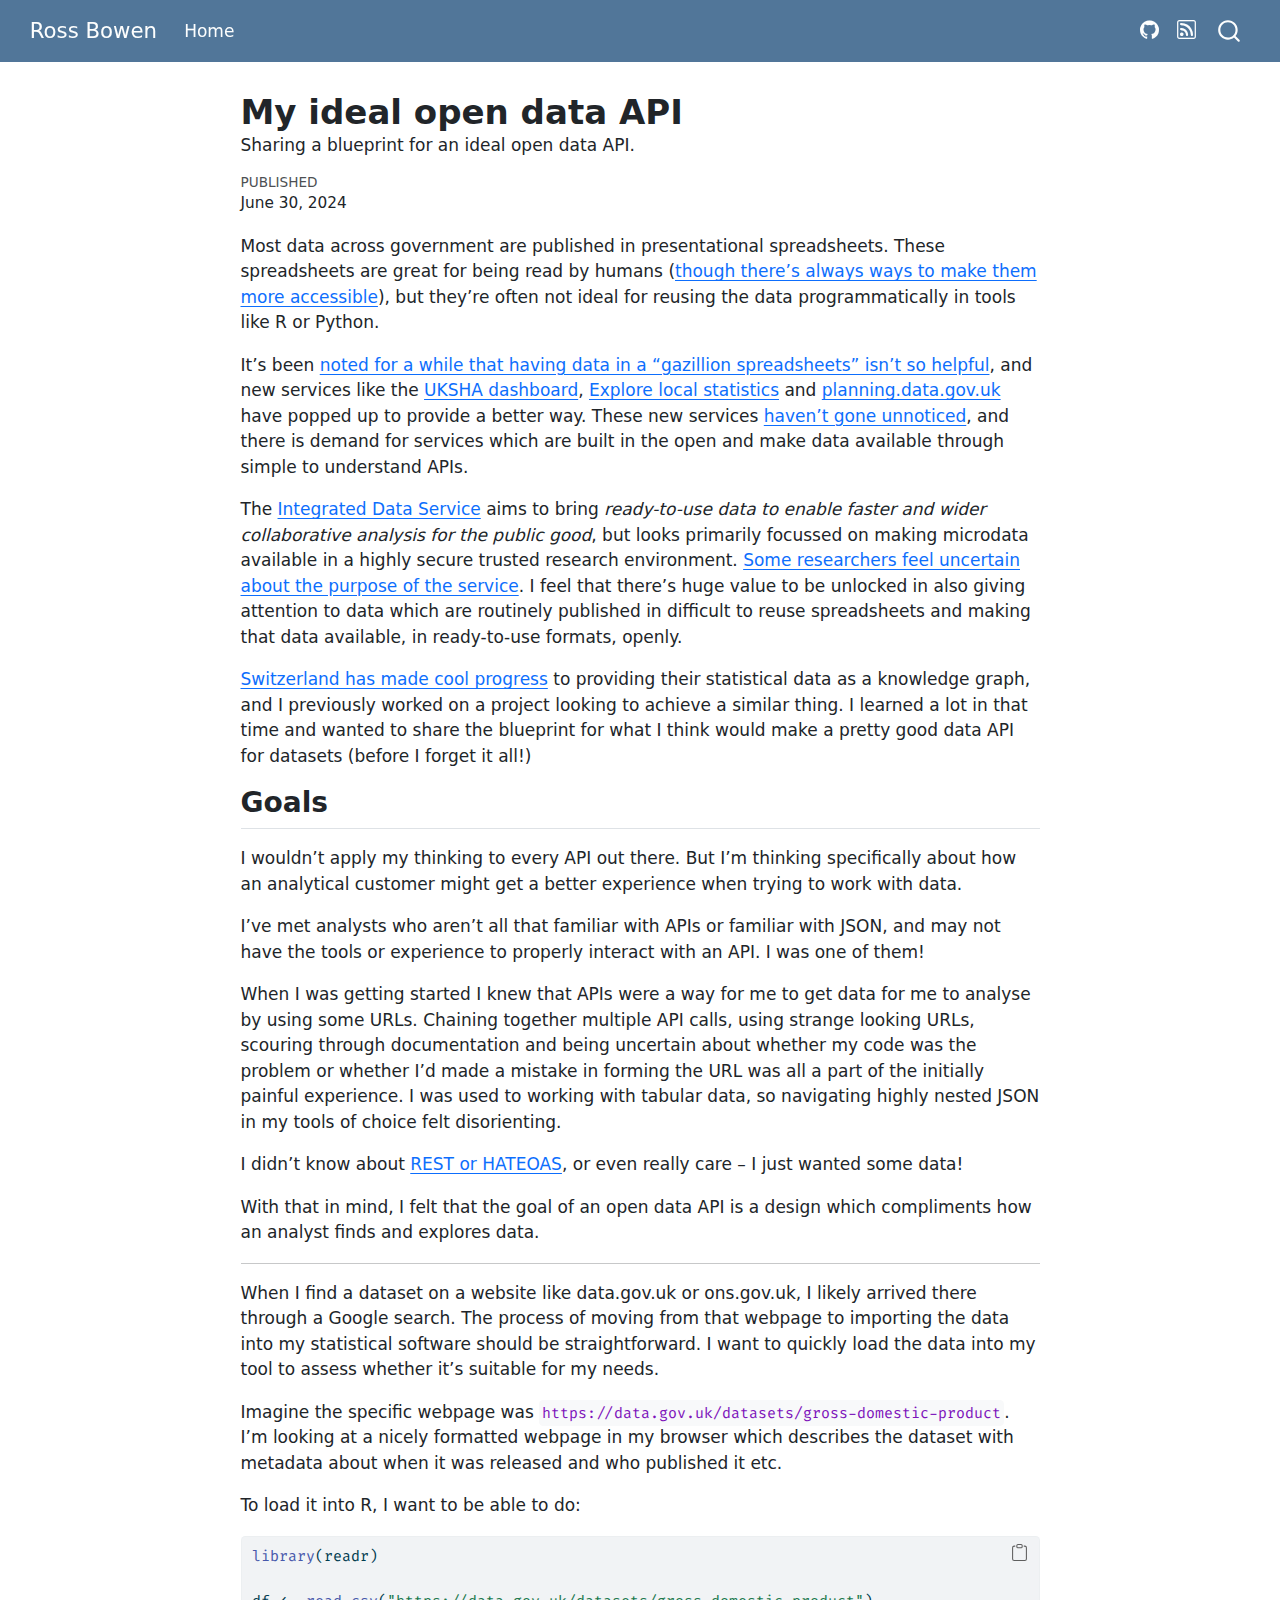
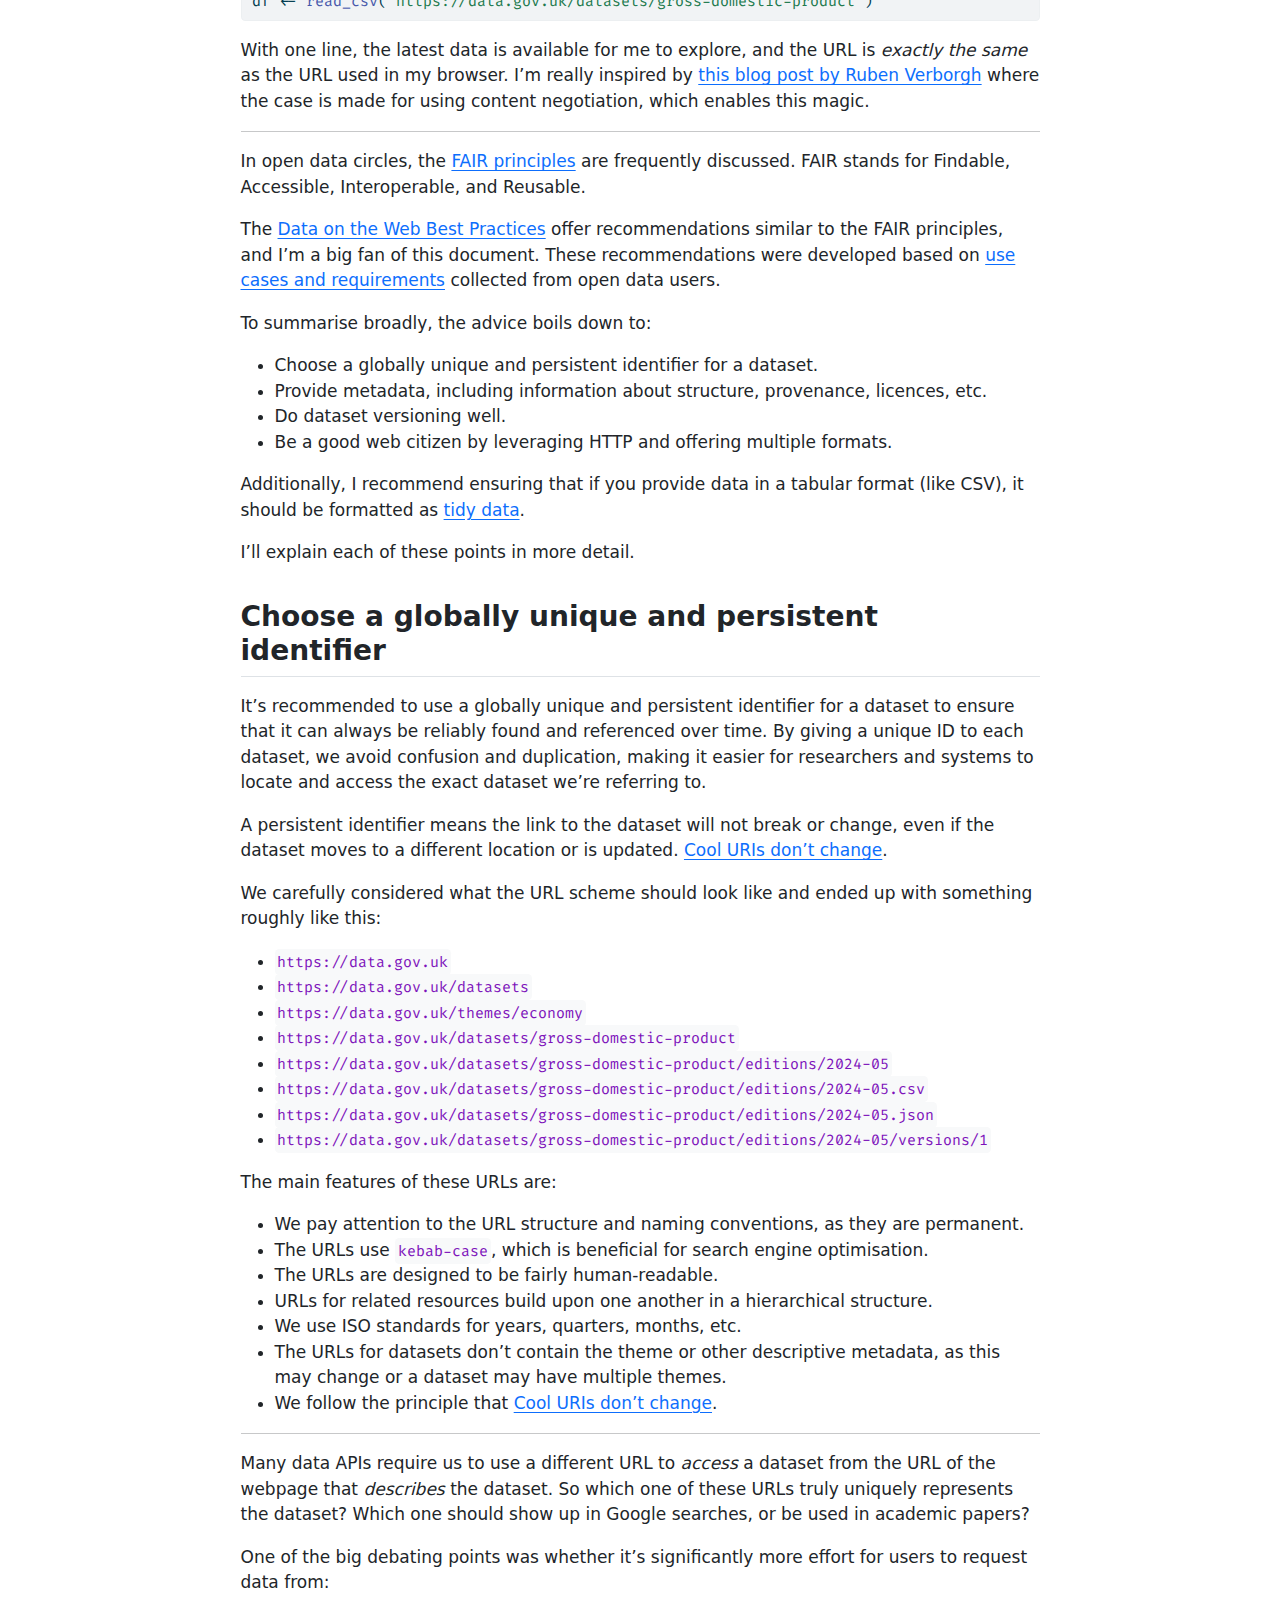
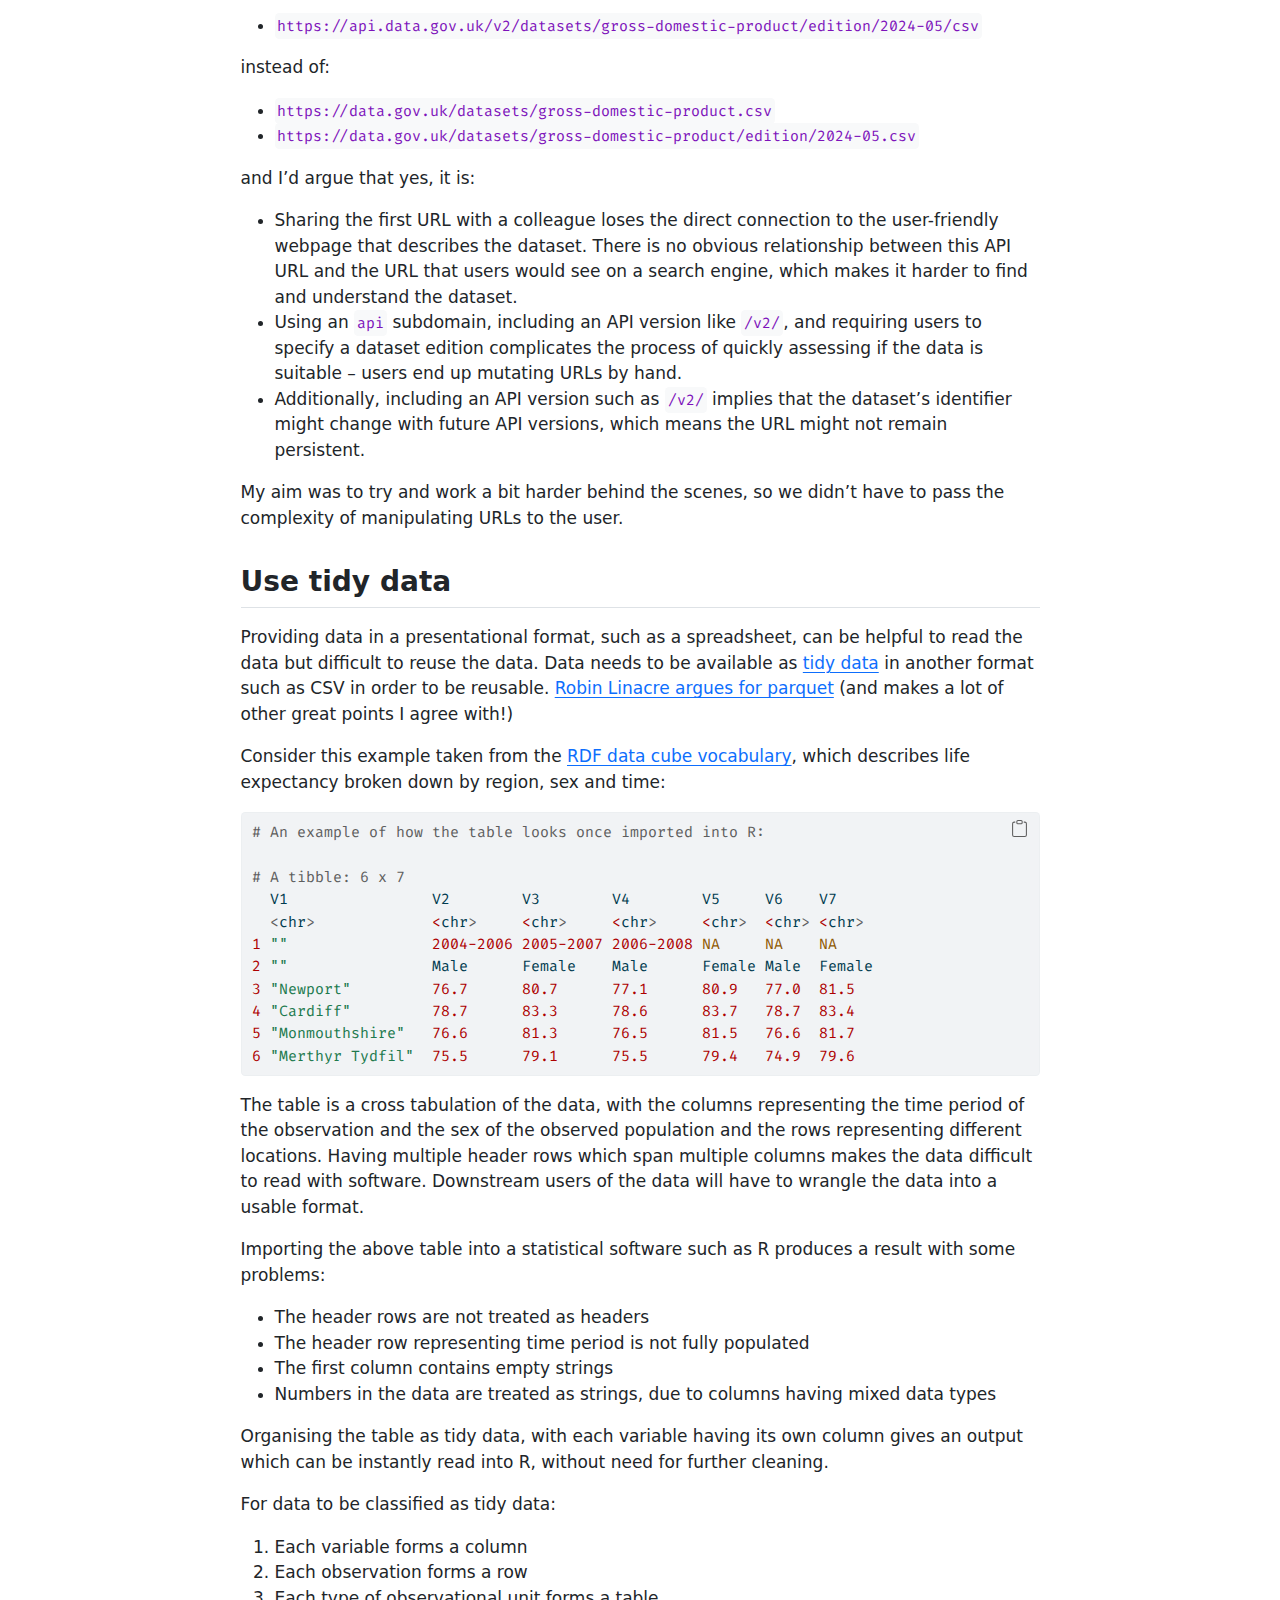
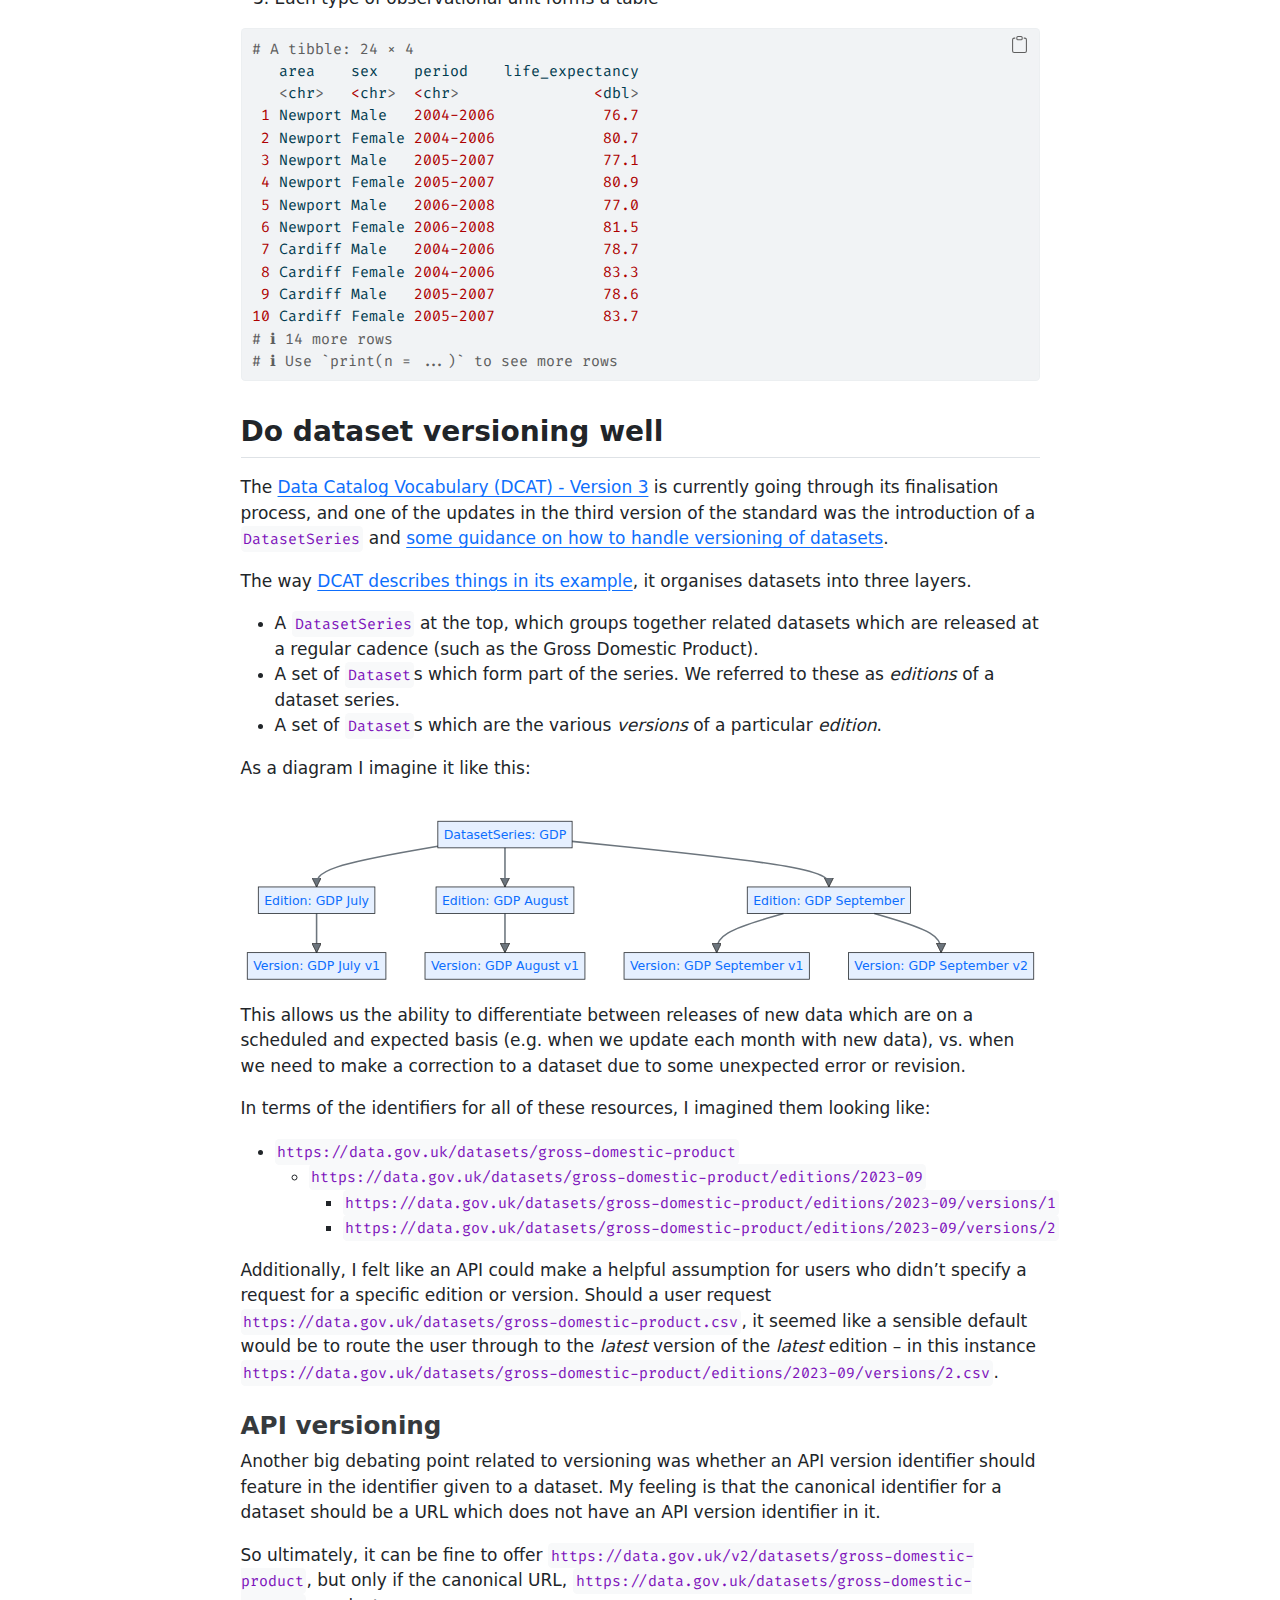
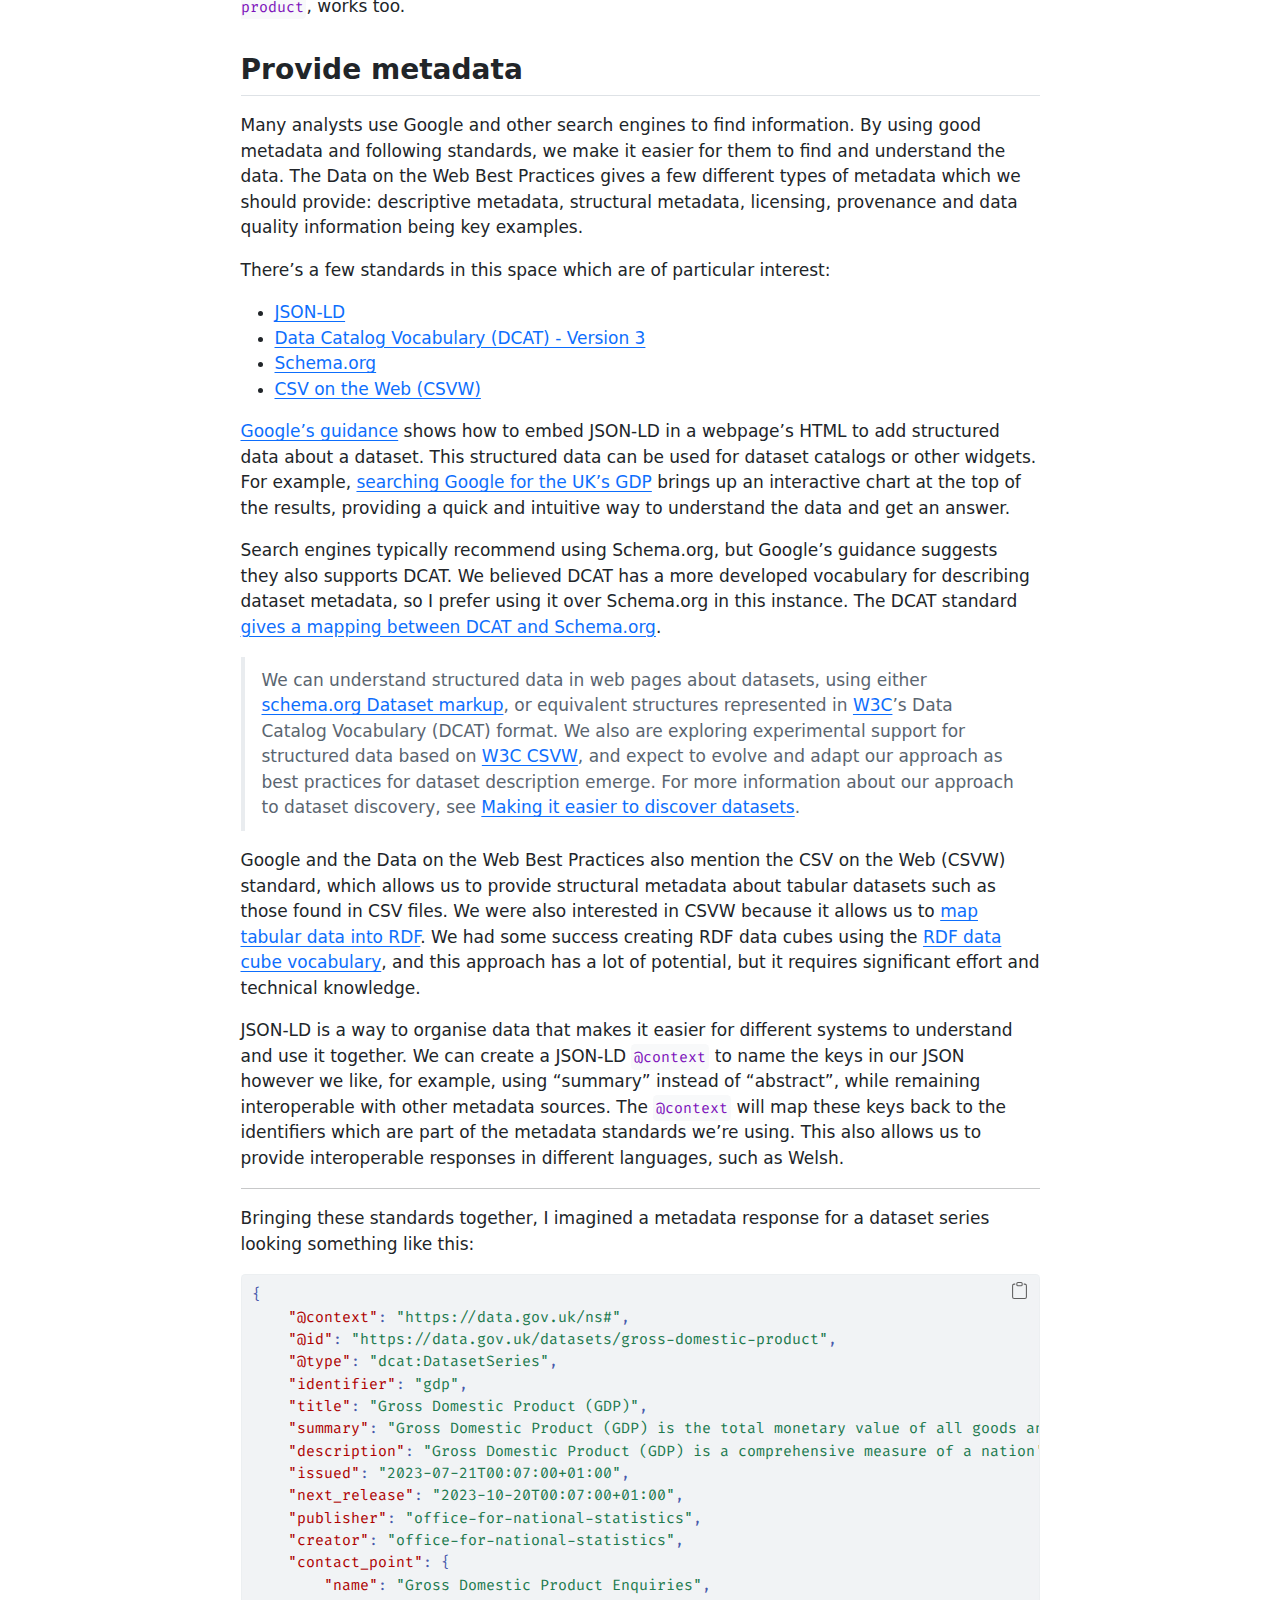
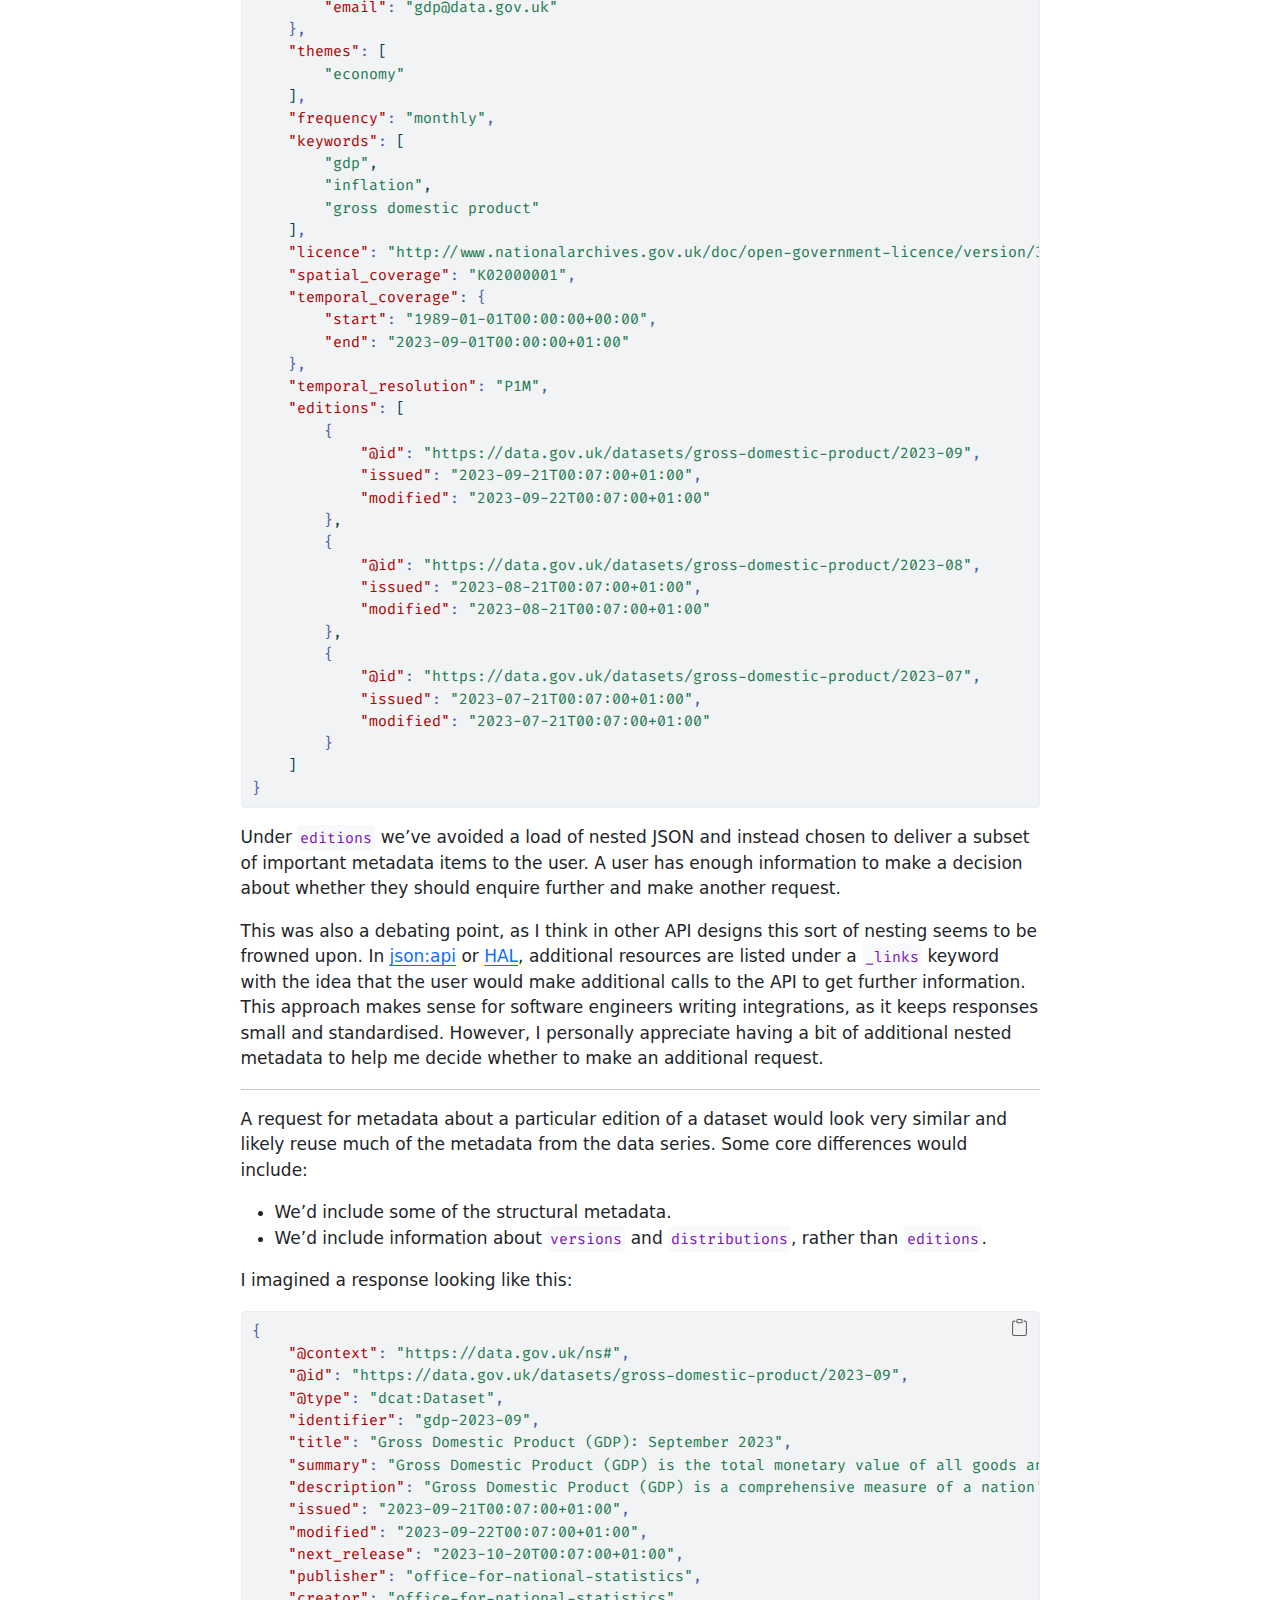
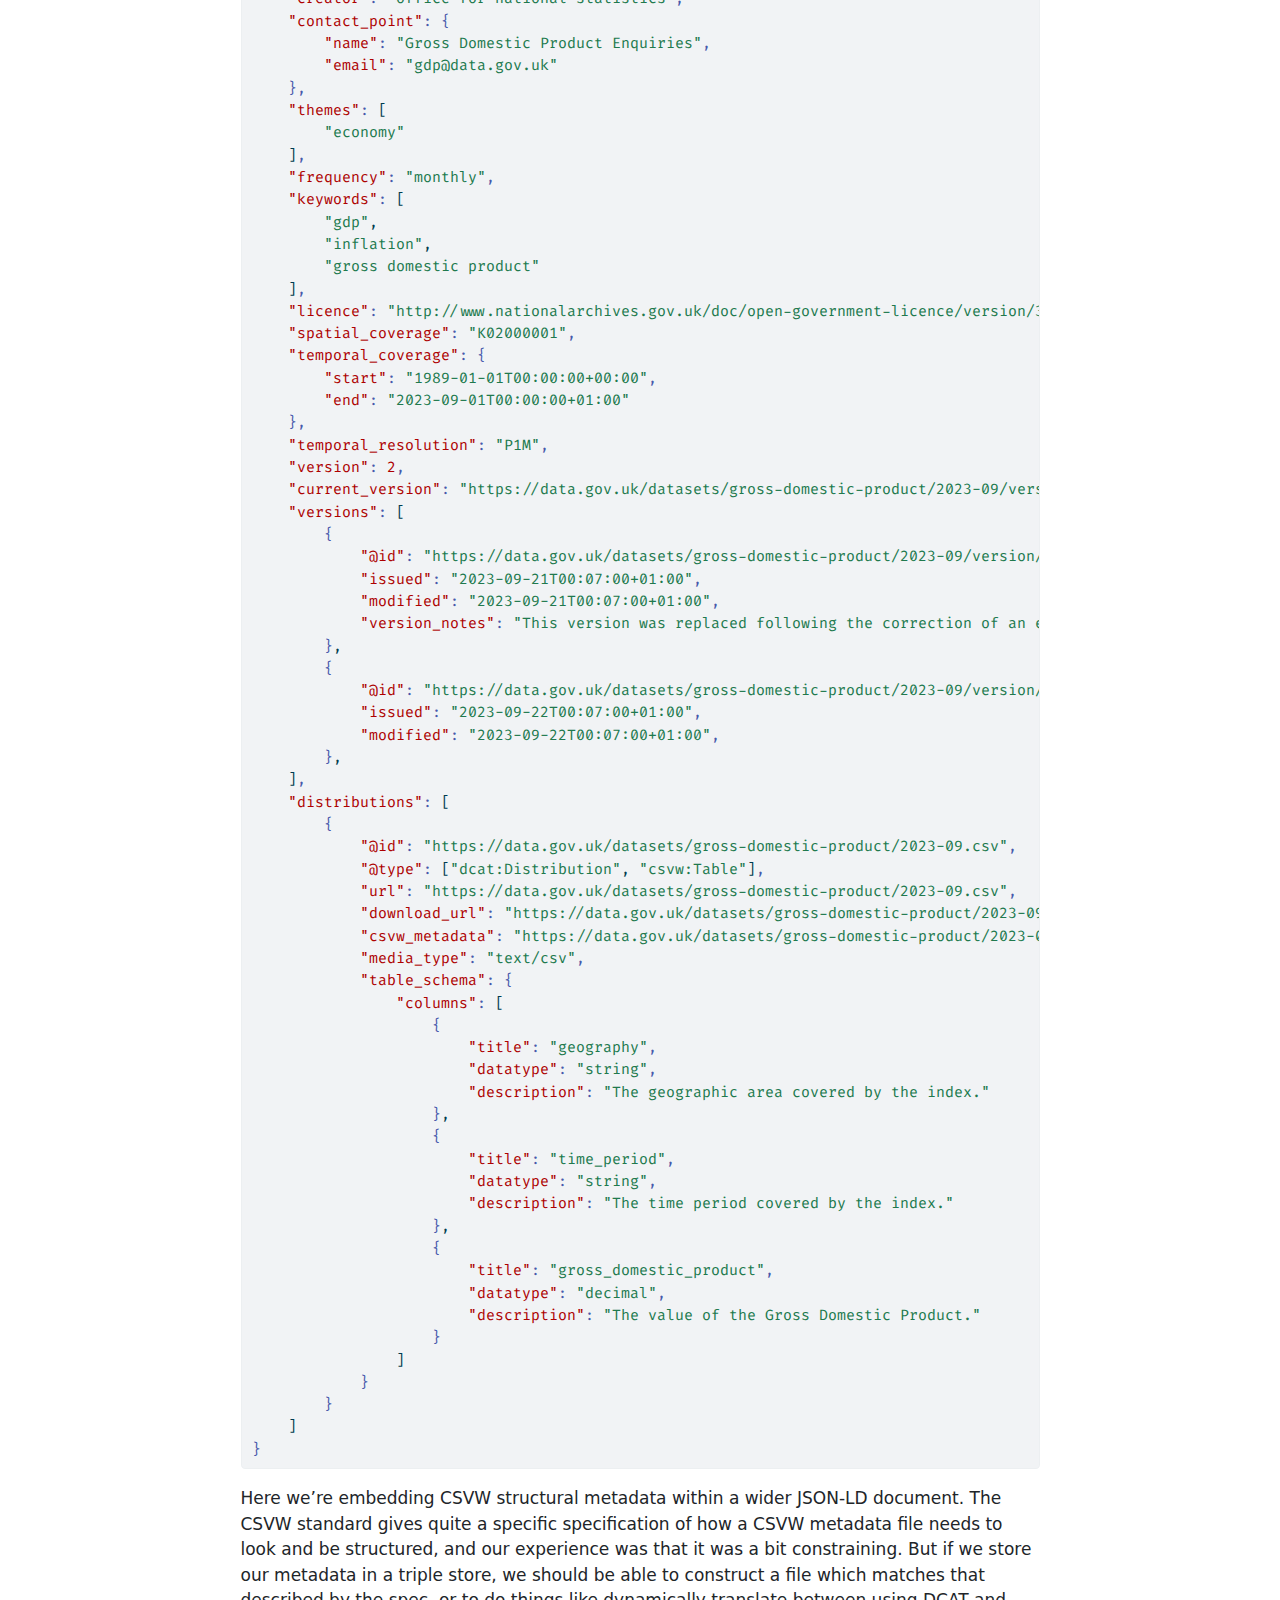
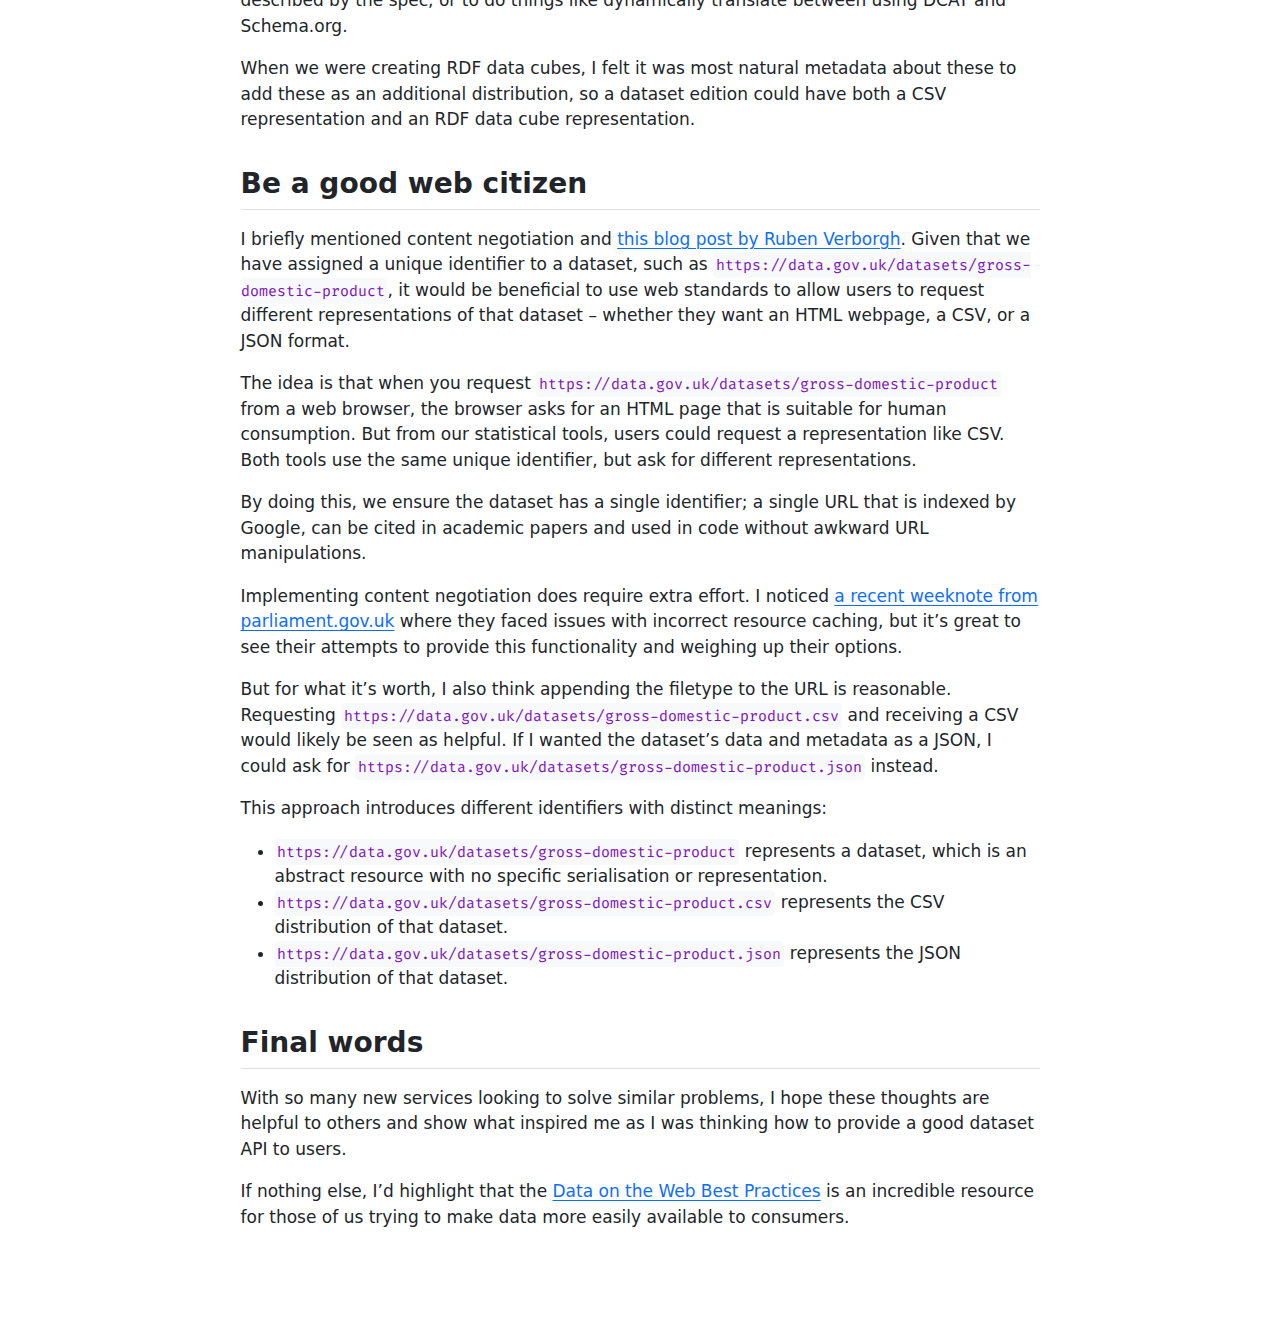
<file: blog/my-ideal-data-api/index.html>
<!DOCTYPE html>
<html xmlns="http://www.w3.org/1999/xhtml" lang="en" xml:lang="en"><head>

<meta charset="utf-8">
<meta name="generator" content="quarto-1.4.553">

<meta name="viewport" content="width=device-width, initial-scale=1.0, user-scalable=yes">

<meta name="dcterms.date" content="2024-06-30">
<meta name="description" content="Sharing a blueprint for an ideal open data API.">

<title>Ross Bowen - My ideal open data API</title>
<style>
code{white-space: pre-wrap;}
span.smallcaps{font-variant: small-caps;}
div.columns{display: flex; gap: min(4vw, 1.5em);}
div.column{flex: auto; overflow-x: auto;}
div.hanging-indent{margin-left: 1.5em; text-indent: -1.5em;}
ul.task-list{list-style: none;}
ul.task-list li input[type="checkbox"] {
  width: 0.8em;
  margin: 0 0.8em 0.2em -1em; /* quarto-specific, see https://github.com/quarto-dev/quarto-cli/issues/4556 */ 
  vertical-align: middle;
}
/* CSS for syntax highlighting */
pre > code.sourceCode { white-space: pre; position: relative; }
pre > code.sourceCode > span { line-height: 1.25; }
pre > code.sourceCode > span:empty { height: 1.2em; }
.sourceCode { overflow: visible; }
code.sourceCode > span { color: inherit; text-decoration: inherit; }
div.sourceCode { margin: 1em 0; }
pre.sourceCode { margin: 0; }
@media screen {
div.sourceCode { overflow: auto; }
}
@media print {
pre > code.sourceCode { white-space: pre-wrap; }
pre > code.sourceCode > span { text-indent: -5em; padding-left: 5em; }
}
pre.numberSource code
  { counter-reset: source-line 0; }
pre.numberSource code > span
  { position: relative; left: -4em; counter-increment: source-line; }
pre.numberSource code > span > a:first-child::before
  { content: counter(source-line);
    position: relative; left: -1em; text-align: right; vertical-align: baseline;
    border: none; display: inline-block;
    -webkit-touch-callout: none; -webkit-user-select: none;
    -khtml-user-select: none; -moz-user-select: none;
    -ms-user-select: none; user-select: none;
    padding: 0 4px; width: 4em;
  }
pre.numberSource { margin-left: 3em;  padding-left: 4px; }
div.sourceCode
  {   }
@media screen {
pre > code.sourceCode > span > a:first-child::before { text-decoration: underline; }
}
</style>


<script src="../../site_libs/quarto-nav/quarto-nav.js"></script>
<script src="../../site_libs/quarto-nav/headroom.min.js"></script>
<script src="../../site_libs/clipboard/clipboard.min.js"></script>
<script src="../../site_libs/quarto-search/autocomplete.umd.js"></script>
<script src="../../site_libs/quarto-search/fuse.min.js"></script>
<script src="../../site_libs/quarto-search/quarto-search.js"></script>
<meta name="quarto:offset" content="../../">
<script src="../../site_libs/quarto-html/quarto.js"></script>
<script src="../../site_libs/quarto-html/popper.min.js"></script>
<script src="../../site_libs/quarto-html/tippy.umd.min.js"></script>
<script src="../../site_libs/quarto-html/anchor.min.js"></script>
<link href="../../site_libs/quarto-html/tippy.css" rel="stylesheet">
<link href="../../site_libs/quarto-html/quarto-syntax-highlighting.css" rel="stylesheet" id="quarto-text-highlighting-styles">
<script src="../../site_libs/bootstrap/bootstrap.min.js"></script>
<link href="../../site_libs/bootstrap/bootstrap-icons.css" rel="stylesheet">
<link href="../../site_libs/bootstrap/bootstrap.min.css" rel="stylesheet" id="quarto-bootstrap" data-mode="light">
<script id="quarto-search-options" type="application/json">{
  "location": "navbar",
  "copy-button": false,
  "collapse-after": 3,
  "panel-placement": "end",
  "type": "overlay",
  "limit": 50,
  "keyboard-shortcut": [
    "f",
    "/",
    "s"
  ],
  "show-item-context": false,
  "language": {
    "search-no-results-text": "No results",
    "search-matching-documents-text": "matching documents",
    "search-copy-link-title": "Copy link to search",
    "search-hide-matches-text": "Hide additional matches",
    "search-more-match-text": "more match in this document",
    "search-more-matches-text": "more matches in this document",
    "search-clear-button-title": "Clear",
    "search-text-placeholder": "",
    "search-detached-cancel-button-title": "Cancel",
    "search-submit-button-title": "Submit",
    "search-label": "Search"
  }
}</script>
<script src="../../site_libs/quarto-diagram/mermaid.min.js"></script>
<script src="../../site_libs/quarto-diagram/mermaid-init.js"></script>
<link href="../../site_libs/quarto-diagram/mermaid.css" rel="stylesheet">
<link rel="preconnect" href="https://fonts.googleapis.com">
<link rel="preconnect" href="https://fonts.gstatic.com" crossorigin="">
<link href="https://fonts.googleapis.com/css2?family=Fira+Code:wght@300..700&amp;display=swap" rel="stylesheet">


</head>

<body class="nav-fixed fullcontent">

<div id="quarto-search-results"></div>
  <header id="quarto-header" class="headroom fixed-top">
    <nav class="navbar navbar-expand-lg " data-bs-theme="dark">
      <div class="navbar-container container-fluid">
      <div class="navbar-brand-container mx-auto">
    <a class="navbar-brand" href="../../index.html">
    <span class="navbar-title">Ross Bowen</span>
    </a>
  </div>
            <div id="quarto-search" class="" title="Search"></div>
          <button class="navbar-toggler" type="button" data-bs-toggle="collapse" data-bs-target="#navbarCollapse" aria-controls="navbarCollapse" aria-expanded="false" aria-label="Toggle navigation" onclick="if (window.quartoToggleHeadroom) { window.quartoToggleHeadroom(); }">
  <span class="navbar-toggler-icon"></span>
</button>
          <div class="collapse navbar-collapse" id="navbarCollapse">
            <ul class="navbar-nav navbar-nav-scroll me-auto">
  <li class="nav-item">
    <a class="nav-link" href="../../index.html"> 
<span class="menu-text">Home</span></a>
  </li>  
</ul>
            <ul class="navbar-nav navbar-nav-scroll ms-auto">
  <li class="nav-item compact">
    <a class="nav-link" href="https://github.com/rossbowen"> <i class="bi bi-github" role="img">
</i> 
<span class="menu-text"></span></a>
  </li>  
  <li class="nav-item compact">
    <a class="nav-link" href="../../index.xml"> <i class="bi bi-rss" role="img">
</i> 
<span class="menu-text"></span></a>
  </li>  
</ul>
          </div> <!-- /navcollapse -->
          <div class="quarto-navbar-tools">
</div>
      </div> <!-- /container-fluid -->
    </nav>
</header>
<!-- content -->
<div id="quarto-content" class="quarto-container page-columns page-rows-contents page-layout-article page-navbar">
<!-- sidebar -->
<!-- margin-sidebar -->
    
<!-- main -->
<main class="content" id="quarto-document-content">

<header id="title-block-header" class="quarto-title-block default">
<div class="quarto-title">
<h1 class="title">My ideal open data API</h1>
</div>

<div>
  <div class="description">
    Sharing a blueprint for an ideal open data API.
  </div>
</div>


<div class="quarto-title-meta">

    
    <div>
    <div class="quarto-title-meta-heading">Published</div>
    <div class="quarto-title-meta-contents">
      <p class="date">June 30, 2024</p>
    </div>
  </div>
  
    
  </div>
  


</header>


<p>Most data across government are published in presentational spreadsheets. These spreadsheets are great for being read by humans (<a href="https://analysisfunction.civilservice.gov.uk/policy-store/releasing-statistics-in-spreadsheets/">though there’s always ways to make them more accessible</a>), but they’re often not ideal for reusing the data programmatically in tools like R or Python.</p>
<p>It’s been <a href="https://timharford.com/2013/06/a-statistical-needle-in-a-bureaucratic-haystack/">noted for a while that having data in a “gazillion spreadsheets” isn’t so helpful</a>, and new services like the <a href="https://ukhsa-dashboard.data.gov.uk/">UKSHA dashboard</a>, <a href="https://explore-local-statistics.beta.ons.gov.uk/">Explore local statistics</a> and <a href="https://www.planning.data.gov.uk/">planning.data.gov.uk</a> have popped up to provide a better way. These new services <a href="https://www.spectator.co.uk/article/pouria-hadjibagheri-and-the-uks-abandoned-open-data-revolution/">haven’t gone unnoticed</a>, and there is demand for services which are built in the open and make data available through simple to understand APIs.</p>
<p>The <a href="https://integrateddataservice.gov.uk/">Integrated Data Service</a> aims to bring <em>ready-to-use data to enable faster and wider collaborative analysis for the public good</em>, but looks primarily focussed on making microdata available in a highly secure trusted research environment. <a href="https://www.gov.uk/government/publications/independent-review-of-the-uk-statistics-authority-uksa-2023/independent-review-of-the-uk-statistics-authority-by-professor-denise-lievesley-cbe-html#integrated-data-service-ids">Some researchers feel uncertain about the purpose of the service</a>. I feel that there’s huge value to be unlocked in also giving attention to data which are routinely published in difficult to reuse spreadsheets and making that data available, in ready-to-use formats, openly.</p>
<p><a href="https://lindas.admin.ch/">Switzerland has made cool progress</a> to providing their statistical data as a knowledge graph, and I previously worked on a project looking to achieve a similar thing. I learned a lot in that time and wanted to share the blueprint for what I think would make a pretty good data API for datasets (before I forget it all!)</p>
<section id="goals" class="level2">
<h2 class="anchored" data-anchor-id="goals">Goals</h2>
<p>I wouldn’t apply my thinking to every API out there. But I’m thinking specifically about how an analytical customer might get a better experience when trying to work with data.</p>
<p>I’ve met analysts who aren’t all that familiar with APIs or familiar with JSON, and may not have the tools or experience to properly interact with an API. I was one of them!</p>
<p>When I was getting started I knew that APIs were a way for me to get data for me to analyse by using some URLs. Chaining together multiple API calls, using strange looking URLs, scouring through documentation and being uncertain about whether my code was the problem or whether I’d made a mistake in forming the URL was all a part of the initially painful experience. I was used to working with tabular data, so navigating highly nested JSON in my tools of choice felt disorienting.</p>
<p>I didn’t know about <a href="https://twitter.com/housecor/status/1727687082372386904">REST or HATEOAS</a>, or even really care – I just wanted some data!</p>
<p>With that in mind, I felt that the goal of an open data API is a design which compliments how an analyst finds and explores data.</p>
<hr>
<p>When I find a dataset on a website like data.gov.uk or ons.gov.uk, I likely arrived there through a Google search. The process of moving from that webpage to importing the data into my statistical software should be straightforward. I want to quickly load the data into my tool to assess whether it’s suitable for my needs.</p>
<p>Imagine the specific webpage was <code>https://data.gov.uk/datasets/gross-domestic-product</code>. I’m looking at a nicely formatted webpage in my browser which describes the dataset with metadata about when it was released and who published it etc.</p>
<p>To load it into R, I want to be able to do:</p>
<div class="sourceCode" id="cb1"><pre class="sourceCode r code-with-copy"><code class="sourceCode r"><span id="cb1-1"><a href="#cb1-1" aria-hidden="true" tabindex="-1"></a><span class="fu">library</span>(readr)</span>
<span id="cb1-2"><a href="#cb1-2" aria-hidden="true" tabindex="-1"></a></span>
<span id="cb1-3"><a href="#cb1-3" aria-hidden="true" tabindex="-1"></a>df <span class="ot">&lt;-</span> <span class="fu">read_csv</span>(<span class="st">"https://data.gov.uk/datasets/gross-domestic-product"</span>)</span></code><button title="Copy to Clipboard" class="code-copy-button"><i class="bi"></i></button></pre></div>
<p>With one line, the latest data is available for me to explore, and the URL is <em>exactly the same</em> as the URL used in my browser. I’m really inspired by <a href="https://ruben.verborgh.org/blog/2013/11/29/the-lie-of-the-api/">this blog post by Ruben Verborgh</a> where the case is made for using content negotiation, which enables this magic.</p>
<hr>
<p>In open data circles, the <a href="https://www.go-fair.org/fair-principles/">FAIR principles</a> are frequently discussed. FAIR stands for Findable, Accessible, Interoperable, and Reusable.</p>
<p>The <a href="https://w3c.github.io/dwbp/bp.html">Data on the Web Best Practices</a> offer recommendations similar to the FAIR principles, and I’m a big fan of this document. These recommendations were developed based on <a href="https://www.w3.org/TR/dwbp-ucr/">use cases and requirements</a> collected from open data users.</p>
<p>To summarise broadly, the advice boils down to:</p>
<ul>
<li>Choose a globally unique and persistent identifier for a dataset.</li>
<li>Provide metadata, including information about structure, provenance, licences, etc.</li>
<li>Do dataset versioning well.</li>
<li>Be a good web citizen by leveraging HTTP and offering multiple formats.</li>
</ul>
<p>Additionally, I recommend ensuring that if you provide data in a tabular format (like CSV), it should be formatted as <a href="https://r4ds.had.co.nz/tidy-data.html">tidy data</a>.</p>
<p>I’ll explain each of these points in more detail.</p>
</section>
<section id="choose-a-globally-unique-and-persistent-identifier" class="level2">
<h2 class="anchored" data-anchor-id="choose-a-globally-unique-and-persistent-identifier">Choose a globally unique and persistent identifier</h2>
<p>It’s recommended to use a globally unique and persistent identifier for a dataset to ensure that it can always be reliably found and referenced over time. By giving a unique ID to each dataset, we avoid confusion and duplication, making it easier for researchers and systems to locate and access the exact dataset we’re referring to.</p>
<p>A persistent identifier means the link to the dataset will not break or change, even if the dataset moves to a different location or is updated. <a href="https://www.w3.org/Provider/Style/URI">Cool URIs don’t change</a>.</p>
<p>We carefully considered what the URL scheme should look like and ended up with something roughly like this:</p>
<ul>
<li><code>https://data.gov.uk</code></li>
<li><code>https://data.gov.uk/datasets</code></li>
<li><code>https://data.gov.uk/themes/economy</code></li>
<li><code>https://data.gov.uk/datasets/gross-domestic-product</code></li>
<li><code>https://data.gov.uk/datasets/gross-domestic-product/editions/2024-05</code></li>
<li><code>https://data.gov.uk/datasets/gross-domestic-product/editions/2024-05.csv</code></li>
<li><code>https://data.gov.uk/datasets/gross-domestic-product/editions/2024-05.json</code></li>
<li><code>https://data.gov.uk/datasets/gross-domestic-product/editions/2024-05/versions/1</code></li>
</ul>
<p>The main features of these URLs are:</p>
<ul>
<li>We pay attention to the URL structure and naming conventions, as they are permanent.</li>
<li>The URLs use <code>kebab-case</code>, which is beneficial for search engine optimisation.</li>
<li>The URLs are designed to be fairly human-readable.</li>
<li>URLs for related resources build upon one another in a hierarchical structure.</li>
<li>We use ISO standards for years, quarters, months, etc.</li>
<li>The URLs for datasets don’t contain the theme or other descriptive metadata, as this may change or a dataset may have multiple themes.</li>
<li>We follow the principle that <a href="https://www.w3.org/Provider/Style/URI">Cool URIs don’t change</a>.</li>
</ul>
<hr>
<p>Many data APIs require us to use a different URL to <em>access</em> a dataset from the URL of the webpage that <em>describes</em> the dataset. So which one of these URLs truly uniquely represents the dataset? Which one should show up in Google searches, or be used in academic papers?</p>
<p>One of the big debating points was whether it’s significantly more effort for users to request data from:</p>
<ul>
<li><code>https://api.data.gov.uk/v2/datasets/gross-domestic-product/edition/2024-05/csv</code></li>
</ul>
<p>instead of:</p>
<ul>
<li><code>https://data.gov.uk/datasets/gross-domestic-product.csv</code></li>
<li><code>https://data.gov.uk/datasets/gross-domestic-product/edition/2024-05.csv</code></li>
</ul>
<p>and I’d argue that yes, it is:</p>
<ul>
<li>Sharing the first URL with a colleague loses the direct connection to the user-friendly webpage that describes the dataset. There is no obvious relationship between this API URL and the URL that users would see on a search engine, which makes it harder to find and understand the dataset.</li>
<li>Using an <code>api</code> subdomain, including an API version like <code>/v2/</code>, and requiring users to specify a dataset edition complicates the process of quickly assessing if the data is suitable – users end up mutating URLs by hand.</li>
<li>Additionally, including an API version such as <code>/v2/</code> implies that the dataset’s identifier might change with future API versions, which means the URL might not remain persistent.</li>
</ul>
<p>My aim was to try and work a bit harder behind the scenes, so we didn’t have to pass the complexity of manipulating URLs to the user.</p>
</section>
<section id="use-tidy-data" class="level2">
<h2 class="anchored" data-anchor-id="use-tidy-data">Use tidy data</h2>
<p>Providing data in a presentational format, such as a spreadsheet, can be helpful to read the data but difficult to reuse the data. Data needs to be available as <a href="https://r4ds.had.co.nz/tidy-data.html">tidy data</a> in another format such as CSV in order to be reusable. <a href="https://www.robinlinacre.com/parquet_api/">Robin Linacre argues for parquet</a> (and makes a lot of other great points I agree with!)</p>
<p>Consider this example taken from the <a href="https://www.w3.org/TR/vocab-data-cube/">RDF data cube vocabulary</a>, which describes life expectancy broken down by region, sex and time:</p>
<div class="sourceCode" id="cb2"><pre class="sourceCode r code-with-copy"><code class="sourceCode r"><span id="cb2-1"><a href="#cb2-1" aria-hidden="true" tabindex="-1"></a><span class="co"># An example of how the table looks once imported into R:</span></span>
<span id="cb2-2"><a href="#cb2-2" aria-hidden="true" tabindex="-1"></a></span>
<span id="cb2-3"><a href="#cb2-3" aria-hidden="true" tabindex="-1"></a><span class="co"># A tibble: 6 x 7</span></span>
<span id="cb2-4"><a href="#cb2-4" aria-hidden="true" tabindex="-1"></a>  V1                V2        V3        V4        V5     V6    V7  </span>
<span id="cb2-5"><a href="#cb2-5" aria-hidden="true" tabindex="-1"></a>  <span class="sc">&lt;</span>chr<span class="sc">&gt;</span>             <span class="er">&lt;</span>chr<span class="sc">&gt;</span>     <span class="er">&lt;</span>chr<span class="sc">&gt;</span>     <span class="er">&lt;</span>chr<span class="sc">&gt;</span>     <span class="er">&lt;</span>chr<span class="sc">&gt;</span>  <span class="er">&lt;</span>chr<span class="sc">&gt;</span> <span class="er">&lt;</span>chr<span class="sc">&gt;</span> </span>
<span id="cb2-6"><a href="#cb2-6" aria-hidden="true" tabindex="-1"></a><span class="dv">1</span> <span class="st">""</span>                <span class="dv">2004-2006</span> <span class="dv">2005-2007</span> <span class="dv">2006-2008</span> <span class="cn">NA</span>     <span class="cn">NA</span>    <span class="cn">NA</span>  </span>
<span id="cb2-7"><a href="#cb2-7" aria-hidden="true" tabindex="-1"></a><span class="dv">2</span> <span class="st">""</span>                Male      Female    Male      Female Male  Female</span>
<span id="cb2-8"><a href="#cb2-8" aria-hidden="true" tabindex="-1"></a><span class="dv">3</span> <span class="st">"Newport"</span>         <span class="fl">76.7</span>      <span class="fl">80.7</span>      <span class="fl">77.1</span>      <span class="fl">80.9</span>   <span class="fl">77.0</span>  <span class="fl">81.5</span>  </span>
<span id="cb2-9"><a href="#cb2-9" aria-hidden="true" tabindex="-1"></a><span class="dv">4</span> <span class="st">"Cardiff"</span>         <span class="fl">78.7</span>      <span class="fl">83.3</span>      <span class="fl">78.6</span>      <span class="fl">83.7</span>   <span class="fl">78.7</span>  <span class="fl">83.4</span>  </span>
<span id="cb2-10"><a href="#cb2-10" aria-hidden="true" tabindex="-1"></a><span class="dv">5</span> <span class="st">"Monmouthshire"</span>   <span class="fl">76.6</span>      <span class="fl">81.3</span>      <span class="fl">76.5</span>      <span class="fl">81.5</span>   <span class="fl">76.6</span>  <span class="fl">81.7</span>  </span>
<span id="cb2-11"><a href="#cb2-11" aria-hidden="true" tabindex="-1"></a><span class="dv">6</span> <span class="st">"Merthyr Tydfil"</span>  <span class="fl">75.5</span>      <span class="fl">79.1</span>      <span class="fl">75.5</span>      <span class="fl">79.4</span>   <span class="fl">74.9</span>  <span class="fl">79.6</span>  </span></code><button title="Copy to Clipboard" class="code-copy-button"><i class="bi"></i></button></pre></div>
<p>The table is a cross tabulation of the data, with the columns representing the time period of the observation and the sex of the observed population and the rows representing different locations. Having multiple header rows which span multiple columns makes the data difficult to read with software. Downstream users of the data will have to wrangle the data into a usable format.</p>
<p>Importing the above table into a statistical software such as R produces a result with some problems:</p>
<ul>
<li>The header rows are not treated as headers</li>
<li>The header row representing time period is not fully populated</li>
<li>The first column contains empty strings</li>
<li>Numbers in the data are treated as strings, due to columns having mixed data types</li>
</ul>
<p>Organising the table as tidy data, with each variable having its own column gives an output which can be instantly read into R, without need for further cleaning.</p>
<p>For data to be classified as tidy data:</p>
<ol type="1">
<li>Each variable forms a column</li>
<li>Each observation forms a row</li>
<li>Each type of observational unit forms a table</li>
</ol>
<div class="sourceCode" id="cb3"><pre class="sourceCode r code-with-copy"><code class="sourceCode r"><span id="cb3-1"><a href="#cb3-1" aria-hidden="true" tabindex="-1"></a><span class="co"># A tibble: 24 × 4</span></span>
<span id="cb3-2"><a href="#cb3-2" aria-hidden="true" tabindex="-1"></a>   area    sex    period    life_expectancy</span>
<span id="cb3-3"><a href="#cb3-3" aria-hidden="true" tabindex="-1"></a>   <span class="sc">&lt;</span>chr<span class="sc">&gt;</span>   <span class="er">&lt;</span>chr<span class="sc">&gt;</span>  <span class="er">&lt;</span>chr<span class="sc">&gt;</span>               <span class="er">&lt;</span>dbl<span class="sc">&gt;</span></span>
<span id="cb3-4"><a href="#cb3-4" aria-hidden="true" tabindex="-1"></a> <span class="dv">1</span> Newport Male   <span class="dv">2004-2006</span>            <span class="fl">76.7</span></span>
<span id="cb3-5"><a href="#cb3-5" aria-hidden="true" tabindex="-1"></a> <span class="dv">2</span> Newport Female <span class="dv">2004-2006</span>            <span class="fl">80.7</span></span>
<span id="cb3-6"><a href="#cb3-6" aria-hidden="true" tabindex="-1"></a> <span class="dv">3</span> Newport Male   <span class="dv">2005-2007</span>            <span class="fl">77.1</span></span>
<span id="cb3-7"><a href="#cb3-7" aria-hidden="true" tabindex="-1"></a> <span class="dv">4</span> Newport Female <span class="dv">2005-2007</span>            <span class="fl">80.9</span></span>
<span id="cb3-8"><a href="#cb3-8" aria-hidden="true" tabindex="-1"></a> <span class="dv">5</span> Newport Male   <span class="dv">2006-2008</span>            <span class="fl">77.0</span></span>
<span id="cb3-9"><a href="#cb3-9" aria-hidden="true" tabindex="-1"></a> <span class="dv">6</span> Newport Female <span class="dv">2006-2008</span>            <span class="fl">81.5</span></span>
<span id="cb3-10"><a href="#cb3-10" aria-hidden="true" tabindex="-1"></a> <span class="dv">7</span> Cardiff Male   <span class="dv">2004-2006</span>            <span class="fl">78.7</span></span>
<span id="cb3-11"><a href="#cb3-11" aria-hidden="true" tabindex="-1"></a> <span class="dv">8</span> Cardiff Female <span class="dv">2004-2006</span>            <span class="fl">83.3</span></span>
<span id="cb3-12"><a href="#cb3-12" aria-hidden="true" tabindex="-1"></a> <span class="dv">9</span> Cardiff Male   <span class="dv">2005-2007</span>            <span class="fl">78.6</span></span>
<span id="cb3-13"><a href="#cb3-13" aria-hidden="true" tabindex="-1"></a><span class="dv">10</span> Cardiff Female <span class="dv">2005-2007</span>            <span class="fl">83.7</span></span>
<span id="cb3-14"><a href="#cb3-14" aria-hidden="true" tabindex="-1"></a><span class="co"># ℹ 14 more rows</span></span>
<span id="cb3-15"><a href="#cb3-15" aria-hidden="true" tabindex="-1"></a><span class="co"># ℹ Use `print(n = ...)` to see more rows</span></span></code><button title="Copy to Clipboard" class="code-copy-button"><i class="bi"></i></button></pre></div>
</section>
<section id="do-dataset-versioning-well" class="level2">
<h2 class="anchored" data-anchor-id="do-dataset-versioning-well">Do dataset versioning well</h2>
<p>The <a href="https://www.w3.org/TR/vocab-dcat-3/">Data Catalog Vocabulary (DCAT) - Version 3</a> is currently going through its finalisation process, and one of the updates in the third version of the standard was the introduction of a <code>DatasetSeries</code> and <a href="https://www.w3.org/TR/vocab-dcat-3/#dataset-versions">some guidance on how to handle versioning of datasets</a>.</p>
<p>The way <a href="https://www.w3.org/TR/vocab-dcat-3/#ex-dataset-series-and-versions">DCAT describes things in its example</a>, it organises datasets into three layers.</p>
<ul>
<li>A <code>DatasetSeries</code> at the top, which groups together related datasets which are released at a regular cadence (such as the Gross Domestic Product).</li>
<li>A set of <code>Dataset</code>s which form part of the series. We referred to these as <em>editions</em> of a dataset series.</li>
<li>A set of <code>Dataset</code>s which are the various <em>versions</em> of a particular <em>edition</em>.</li>
</ul>
<p>As a diagram I imagine it like this:</p>
<div class="cell" data-layout-align="default">
<div class="cell-output-display">
<div>
<p></p><figure class="figure"><p></p>
<div>
<pre class="mermaid mermaid-js">graph TD
    A[DatasetSeries: GDP] --&gt; B[Edition: GDP July]
    B --&gt; G[Version: GDP July v1]
    A --&gt; C[Edition: GDP August]
    C --&gt; H[Version: GDP August v1]
    A --&gt; D[Edition: GDP September]
    D --&gt; E[Version: GDP September v1]
    D --&gt; F[Version: GDP September v2]
</pre>
</div>
<p></p></figure><p></p>
</div>
</div>
</div>
<p>This allows us the ability to differentiate between releases of new data which are on a scheduled and expected basis (e.g.&nbsp;when we update each month with new data), vs.&nbsp;when we need to make a correction to a dataset due to some unexpected error or revision.</p>
<p>In terms of the identifiers for all of these resources, I imagined them looking like:</p>
<ul>
<li><code>https://data.gov.uk/datasets/gross-domestic-product</code>
<ul>
<li><code>https://data.gov.uk/datasets/gross-domestic-product/editions/2023-09</code>
<ul>
<li><code>https://data.gov.uk/datasets/gross-domestic-product/editions/2023-09/versions/1</code></li>
<li><code>https://data.gov.uk/datasets/gross-domestic-product/editions/2023-09/versions/2</code></li>
</ul></li>
</ul></li>
</ul>
<p>Additionally, I felt like an API could make a helpful assumption for users who didn’t specify a request for a specific edition or version. Should a user request <code>https://data.gov.uk/datasets/gross-domestic-product.csv</code>, it seemed like a sensible default would be to route the user through to the <em>latest</em> version of the <em>latest</em> edition – in this instance <code>https://data.gov.uk/datasets/gross-domestic-product/editions/2023-09/versions/2.csv</code>.</p>
<section id="api-versioning" class="level3">
<h3 class="anchored" data-anchor-id="api-versioning">API versioning</h3>
<p>Another big debating point related to versioning was whether an API version identifier should feature in the identifier given to a dataset. My feeling is that the canonical identifier for a dataset should be a URL which does not have an API version identifier in it.</p>
<p>So ultimately, it can be fine to offer <code>https://data.gov.uk/v2/datasets/gross-domestic-product</code>, but only if the canonical URL, <code>https://data.gov.uk/datasets/gross-domestic-product</code>, works too.</p>
</section>
</section>
<section id="provide-metadata" class="level2">
<h2 class="anchored" data-anchor-id="provide-metadata">Provide metadata</h2>
<p>Many analysts use Google and other search engines to find information. By using good metadata and following standards, we make it easier for them to find and understand the data. The Data on the Web Best Practices gives a few different types of metadata which we should provide: descriptive metadata, structural metadata, licensing, provenance and data quality information being key examples.</p>
<p>There’s a few standards in this space which are of particular interest:</p>
<ul>
<li><a href="https://www.w3.org/TR/json-ld11/">JSON-LD</a></li>
<li><a href="https://www.w3.org/TR/vocab-dcat-3/">Data Catalog Vocabulary (DCAT) - Version 3</a></li>
<li><a href="https://schema.org">Schema.org</a></li>
<li><a href="https://w3c.github.io/csvw/primer/">CSV on the Web (CSVW)</a></li>
</ul>
<p><a href="https://developers.google.com/search/docs/appearance/structured-data/dataset">Google’s guidance</a> shows how to embed JSON-LD in a webpage’s HTML to add structured data about a dataset. This structured data can be used for dataset catalogs or other widgets. For example, <a href="https://www.google.com/search?q=gdp+of+uk">searching Google for the UK’s GDP</a> brings up an interactive chart at the top of the results, providing a quick and intuitive way to understand the data and get an answer.</p>
<p>Search engines typically recommend using Schema.org, but Google’s guidance suggests they also supports DCAT. We believed DCAT has a more developed vocabulary for describing dataset metadata, so I prefer using it over Schema.org in this instance. The DCAT standard <a href="https://www.w3.org/TR/vocab-dcat-3/#dcat-sdo">gives a mapping between DCAT and Schema.org</a>.</p>
<blockquote class="blockquote">
<p>We can understand structured data in web pages about datasets, using either <a href="https://schema.org/Dataset">schema.org Dataset markup</a>, or equivalent structures represented in <a href="https://www.w3.org/">W3C</a>’s Data Catalog Vocabulary (DCAT) format. We also are exploring experimental support for structured data based on <a href="https://www.w3.org/TR/tabular-data-primer/">W3C CSVW</a>, and expect to evolve and adapt our approach as best practices for dataset description emerge. For more information about our approach to dataset discovery, see <a href="https://blog.google/products/search/making-it-easier-discover-datasets/">Making it easier to discover datasets</a>.</p>
</blockquote>
<p>Google and the Data on the Web Best Practices also mention the CSV on the Web (CSVW) standard, which allows us to provide structural metadata about tabular datasets such as those found in CSV files. We were also interested in CSVW because it allows us to <a href="https://w3c.github.io/csvw/csv2rdf/">map tabular data into RDF</a>. We had some success creating RDF data cubes using the <a href="https://www.w3.org/TR/vocab-data-cube/">RDF data cube vocabulary</a>, and this approach has a lot of potential, but it requires significant effort and technical knowledge.</p>
<p>JSON-LD is a way to organise data that makes it easier for different systems to understand and use it together. We can create a JSON-LD <code>@context</code> to name the keys in our JSON however we like, for example, using “summary” instead of “abstract”, while remaining interoperable with other metadata sources. The <code>@context</code> will map these keys back to the identifiers which are part of the metadata standards we’re using. This also allows us to provide interoperable responses in different languages, such as Welsh.</p>
<hr>
<p>Bringing these standards together, I imagined a metadata response for a dataset series looking something like this:</p>
<div class="sourceCode" id="cb4"><pre class="sourceCode json code-with-copy"><code class="sourceCode json"><span id="cb4-1"><a href="#cb4-1" aria-hidden="true" tabindex="-1"></a><span class="fu">{</span></span>
<span id="cb4-2"><a href="#cb4-2" aria-hidden="true" tabindex="-1"></a>    <span class="dt">"@context"</span><span class="fu">:</span> <span class="st">"https://data.gov.uk/ns#"</span><span class="fu">,</span></span>
<span id="cb4-3"><a href="#cb4-3" aria-hidden="true" tabindex="-1"></a>    <span class="dt">"@id"</span><span class="fu">:</span> <span class="st">"https://data.gov.uk/datasets/gross-domestic-product"</span><span class="fu">,</span></span>
<span id="cb4-4"><a href="#cb4-4" aria-hidden="true" tabindex="-1"></a>    <span class="dt">"@type"</span><span class="fu">:</span> <span class="st">"dcat:DatasetSeries"</span><span class="fu">,</span></span>
<span id="cb4-5"><a href="#cb4-5" aria-hidden="true" tabindex="-1"></a>    <span class="dt">"identifier"</span><span class="fu">:</span> <span class="st">"gdp"</span><span class="fu">,</span></span>
<span id="cb4-6"><a href="#cb4-6" aria-hidden="true" tabindex="-1"></a>    <span class="dt">"title"</span><span class="fu">:</span> <span class="st">"Gross Domestic Product (GDP)"</span><span class="fu">,</span></span>
<span id="cb4-7"><a href="#cb4-7" aria-hidden="true" tabindex="-1"></a>    <span class="dt">"summary"</span><span class="fu">:</span> <span class="st">"Gross Domestic Product (GDP) is the total monetary value of all goods and services produced within a country's borders in a specific time period."</span><span class="fu">,</span></span>
<span id="cb4-8"><a href="#cb4-8" aria-hidden="true" tabindex="-1"></a>    <span class="dt">"description"</span><span class="fu">:</span> <span class="st">"Gross Domestic Product (GDP) is a comprehensive measure of a nation's overall economic activity. It represents the total monetary value of all goods and services produced within a country's borders in a specific time period, typically annually or quarterly."</span><span class="fu">,</span></span>
<span id="cb4-9"><a href="#cb4-9" aria-hidden="true" tabindex="-1"></a>    <span class="dt">"issued"</span><span class="fu">:</span> <span class="st">"2023-07-21T00:07:00+01:00"</span><span class="fu">,</span></span>
<span id="cb4-10"><a href="#cb4-10" aria-hidden="true" tabindex="-1"></a>    <span class="dt">"next_release"</span><span class="fu">:</span> <span class="st">"2023-10-20T00:07:00+01:00"</span><span class="fu">,</span></span>
<span id="cb4-11"><a href="#cb4-11" aria-hidden="true" tabindex="-1"></a>    <span class="dt">"publisher"</span><span class="fu">:</span> <span class="st">"office-for-national-statistics"</span><span class="fu">,</span></span>
<span id="cb4-12"><a href="#cb4-12" aria-hidden="true" tabindex="-1"></a>    <span class="dt">"creator"</span><span class="fu">:</span> <span class="st">"office-for-national-statistics"</span><span class="fu">,</span></span>
<span id="cb4-13"><a href="#cb4-13" aria-hidden="true" tabindex="-1"></a>    <span class="dt">"contact_point"</span><span class="fu">:</span> <span class="fu">{</span></span>
<span id="cb4-14"><a href="#cb4-14" aria-hidden="true" tabindex="-1"></a>        <span class="dt">"name"</span><span class="fu">:</span> <span class="st">"Gross Domestic Product Enquiries"</span><span class="fu">,</span></span>
<span id="cb4-15"><a href="#cb4-15" aria-hidden="true" tabindex="-1"></a>        <span class="dt">"email"</span><span class="fu">:</span> <span class="st">"gdp@data.gov.uk"</span></span>
<span id="cb4-16"><a href="#cb4-16" aria-hidden="true" tabindex="-1"></a>    <span class="fu">},</span></span>
<span id="cb4-17"><a href="#cb4-17" aria-hidden="true" tabindex="-1"></a>    <span class="dt">"themes"</span><span class="fu">:</span> <span class="ot">[</span></span>
<span id="cb4-18"><a href="#cb4-18" aria-hidden="true" tabindex="-1"></a>        <span class="st">"economy"</span></span>
<span id="cb4-19"><a href="#cb4-19" aria-hidden="true" tabindex="-1"></a>    <span class="ot">]</span><span class="fu">,</span></span>
<span id="cb4-20"><a href="#cb4-20" aria-hidden="true" tabindex="-1"></a>    <span class="dt">"frequency"</span><span class="fu">:</span> <span class="st">"monthly"</span><span class="fu">,</span></span>
<span id="cb4-21"><a href="#cb4-21" aria-hidden="true" tabindex="-1"></a>    <span class="dt">"keywords"</span><span class="fu">:</span> <span class="ot">[</span></span>
<span id="cb4-22"><a href="#cb4-22" aria-hidden="true" tabindex="-1"></a>        <span class="st">"gdp"</span><span class="ot">,</span></span>
<span id="cb4-23"><a href="#cb4-23" aria-hidden="true" tabindex="-1"></a>        <span class="st">"inflation"</span><span class="ot">,</span></span>
<span id="cb4-24"><a href="#cb4-24" aria-hidden="true" tabindex="-1"></a>        <span class="st">"gross domestic product"</span></span>
<span id="cb4-25"><a href="#cb4-25" aria-hidden="true" tabindex="-1"></a>    <span class="ot">]</span><span class="fu">,</span></span>
<span id="cb4-26"><a href="#cb4-26" aria-hidden="true" tabindex="-1"></a>    <span class="dt">"licence"</span><span class="fu">:</span> <span class="st">"http://www.nationalarchives.gov.uk/doc/open-government-licence/version/3/"</span><span class="fu">,</span></span>
<span id="cb4-27"><a href="#cb4-27" aria-hidden="true" tabindex="-1"></a>    <span class="dt">"spatial_coverage"</span><span class="fu">:</span> <span class="st">"K02000001"</span><span class="fu">,</span></span>
<span id="cb4-28"><a href="#cb4-28" aria-hidden="true" tabindex="-1"></a>    <span class="dt">"temporal_coverage"</span><span class="fu">:</span> <span class="fu">{</span></span>
<span id="cb4-29"><a href="#cb4-29" aria-hidden="true" tabindex="-1"></a>        <span class="dt">"start"</span><span class="fu">:</span> <span class="st">"1989-01-01T00:00:00+00:00"</span><span class="fu">,</span></span>
<span id="cb4-30"><a href="#cb4-30" aria-hidden="true" tabindex="-1"></a>        <span class="dt">"end"</span><span class="fu">:</span> <span class="st">"2023-09-01T00:00:00+01:00"</span></span>
<span id="cb4-31"><a href="#cb4-31" aria-hidden="true" tabindex="-1"></a>    <span class="fu">},</span></span>
<span id="cb4-32"><a href="#cb4-32" aria-hidden="true" tabindex="-1"></a>    <span class="dt">"temporal_resolution"</span><span class="fu">:</span> <span class="st">"P1M"</span><span class="fu">,</span></span>
<span id="cb4-33"><a href="#cb4-33" aria-hidden="true" tabindex="-1"></a>    <span class="dt">"editions"</span><span class="fu">:</span> <span class="ot">[</span></span>
<span id="cb4-34"><a href="#cb4-34" aria-hidden="true" tabindex="-1"></a>        <span class="fu">{</span></span>
<span id="cb4-35"><a href="#cb4-35" aria-hidden="true" tabindex="-1"></a>            <span class="dt">"@id"</span><span class="fu">:</span> <span class="st">"https://data.gov.uk/datasets/gross-domestic-product/2023-09"</span><span class="fu">,</span></span>
<span id="cb4-36"><a href="#cb4-36" aria-hidden="true" tabindex="-1"></a>            <span class="dt">"issued"</span><span class="fu">:</span> <span class="st">"2023-09-21T00:07:00+01:00"</span><span class="fu">,</span></span>
<span id="cb4-37"><a href="#cb4-37" aria-hidden="true" tabindex="-1"></a>            <span class="dt">"modified"</span><span class="fu">:</span> <span class="st">"2023-09-22T00:07:00+01:00"</span></span>
<span id="cb4-38"><a href="#cb4-38" aria-hidden="true" tabindex="-1"></a>        <span class="fu">}</span><span class="ot">,</span></span>
<span id="cb4-39"><a href="#cb4-39" aria-hidden="true" tabindex="-1"></a>        <span class="fu">{</span></span>
<span id="cb4-40"><a href="#cb4-40" aria-hidden="true" tabindex="-1"></a>            <span class="dt">"@id"</span><span class="fu">:</span> <span class="st">"https://data.gov.uk/datasets/gross-domestic-product/2023-08"</span><span class="fu">,</span></span>
<span id="cb4-41"><a href="#cb4-41" aria-hidden="true" tabindex="-1"></a>            <span class="dt">"issued"</span><span class="fu">:</span> <span class="st">"2023-08-21T00:07:00+01:00"</span><span class="fu">,</span></span>
<span id="cb4-42"><a href="#cb4-42" aria-hidden="true" tabindex="-1"></a>            <span class="dt">"modified"</span><span class="fu">:</span> <span class="st">"2023-08-21T00:07:00+01:00"</span></span>
<span id="cb4-43"><a href="#cb4-43" aria-hidden="true" tabindex="-1"></a>        <span class="fu">}</span><span class="ot">,</span></span>
<span id="cb4-44"><a href="#cb4-44" aria-hidden="true" tabindex="-1"></a>        <span class="fu">{</span></span>
<span id="cb4-45"><a href="#cb4-45" aria-hidden="true" tabindex="-1"></a>            <span class="dt">"@id"</span><span class="fu">:</span> <span class="st">"https://data.gov.uk/datasets/gross-domestic-product/2023-07"</span><span class="fu">,</span></span>
<span id="cb4-46"><a href="#cb4-46" aria-hidden="true" tabindex="-1"></a>            <span class="dt">"issued"</span><span class="fu">:</span> <span class="st">"2023-07-21T00:07:00+01:00"</span><span class="fu">,</span></span>
<span id="cb4-47"><a href="#cb4-47" aria-hidden="true" tabindex="-1"></a>            <span class="dt">"modified"</span><span class="fu">:</span> <span class="st">"2023-07-21T00:07:00+01:00"</span></span>
<span id="cb4-48"><a href="#cb4-48" aria-hidden="true" tabindex="-1"></a>        <span class="fu">}</span></span>
<span id="cb4-49"><a href="#cb4-49" aria-hidden="true" tabindex="-1"></a>    <span class="ot">]</span></span>
<span id="cb4-50"><a href="#cb4-50" aria-hidden="true" tabindex="-1"></a><span class="fu">}</span></span></code><button title="Copy to Clipboard" class="code-copy-button"><i class="bi"></i></button></pre></div>
<p>Under <code>editions</code> we’ve avoided a load of nested JSON and instead chosen to deliver a subset of important metadata items to the user. A user has enough information to make a decision about whether they should enquire further and make another request.</p>
<p>This was also a debating point, as I think in other API designs this sort of nesting seems to be frowned upon. In <a href="https://jsonapi.org/">json:api</a> or <a href="https://stateless.co/hal_specification.html">HAL</a>, additional resources are listed under a <code>_links</code> keyword with the idea that the user would make additional calls to the API to get further information. This approach makes sense for software engineers writing integrations, as it keeps responses small and standardised. However, I personally appreciate having a bit of additional nested metadata to help me decide whether to make an additional request.</p>
<hr>
<p>A request for metadata about a particular edition of a dataset would look very similar and likely reuse much of the metadata from the data series. Some core differences would include:</p>
<ul>
<li>We’d include some of the structural metadata.</li>
<li>We’d include information about <code>versions</code> and <code>distributions</code>, rather than <code>editions</code>.</li>
</ul>
<p>I imagined a response looking like this:</p>
<div class="sourceCode" id="cb5"><pre class="sourceCode json code-with-copy"><code class="sourceCode json"><span id="cb5-1"><a href="#cb5-1" aria-hidden="true" tabindex="-1"></a><span class="fu">{</span></span>
<span id="cb5-2"><a href="#cb5-2" aria-hidden="true" tabindex="-1"></a>    <span class="dt">"@context"</span><span class="fu">:</span> <span class="st">"https://data.gov.uk/ns#"</span><span class="fu">,</span></span>
<span id="cb5-3"><a href="#cb5-3" aria-hidden="true" tabindex="-1"></a>    <span class="dt">"@id"</span><span class="fu">:</span> <span class="st">"https://data.gov.uk/datasets/gross-domestic-product/2023-09"</span><span class="fu">,</span></span>
<span id="cb5-4"><a href="#cb5-4" aria-hidden="true" tabindex="-1"></a>    <span class="dt">"@type"</span><span class="fu">:</span> <span class="st">"dcat:Dataset"</span><span class="fu">,</span></span>
<span id="cb5-5"><a href="#cb5-5" aria-hidden="true" tabindex="-1"></a>    <span class="dt">"identifier"</span><span class="fu">:</span> <span class="st">"gdp-2023-09"</span><span class="fu">,</span></span>
<span id="cb5-6"><a href="#cb5-6" aria-hidden="true" tabindex="-1"></a>    <span class="dt">"title"</span><span class="fu">:</span> <span class="st">"Gross Domestic Product (GDP): September 2023"</span><span class="fu">,</span></span>
<span id="cb5-7"><a href="#cb5-7" aria-hidden="true" tabindex="-1"></a>    <span class="dt">"summary"</span><span class="fu">:</span> <span class="st">"Gross Domestic Product (GDP) is the total monetary value of all goods and services produced within a country's borders in a specific time period."</span><span class="fu">,</span></span>
<span id="cb5-8"><a href="#cb5-8" aria-hidden="true" tabindex="-1"></a>    <span class="dt">"description"</span><span class="fu">:</span> <span class="st">"Gross Domestic Product (GDP) is a comprehensive measure of a nation's overall economic activity. It represents the total monetary value of all goods and services produced within a country's borders in a specific time period, typically annually or quarterly."</span><span class="fu">,</span></span>
<span id="cb5-9"><a href="#cb5-9" aria-hidden="true" tabindex="-1"></a>    <span class="dt">"issued"</span><span class="fu">:</span> <span class="st">"2023-09-21T00:07:00+01:00"</span><span class="fu">,</span></span>
<span id="cb5-10"><a href="#cb5-10" aria-hidden="true" tabindex="-1"></a>    <span class="dt">"modified"</span><span class="fu">:</span> <span class="st">"2023-09-22T00:07:00+01:00"</span><span class="fu">,</span></span>
<span id="cb5-11"><a href="#cb5-11" aria-hidden="true" tabindex="-1"></a>    <span class="dt">"next_release"</span><span class="fu">:</span> <span class="st">"2023-10-20T00:07:00+01:00"</span><span class="fu">,</span></span>
<span id="cb5-12"><a href="#cb5-12" aria-hidden="true" tabindex="-1"></a>    <span class="dt">"publisher"</span><span class="fu">:</span> <span class="st">"office-for-national-statistics"</span><span class="fu">,</span></span>
<span id="cb5-13"><a href="#cb5-13" aria-hidden="true" tabindex="-1"></a>    <span class="dt">"creator"</span><span class="fu">:</span> <span class="st">"office-for-national-statistics"</span><span class="fu">,</span></span>
<span id="cb5-14"><a href="#cb5-14" aria-hidden="true" tabindex="-1"></a>    <span class="dt">"contact_point"</span><span class="fu">:</span> <span class="fu">{</span></span>
<span id="cb5-15"><a href="#cb5-15" aria-hidden="true" tabindex="-1"></a>        <span class="dt">"name"</span><span class="fu">:</span> <span class="st">"Gross Domestic Product Enquiries"</span><span class="fu">,</span></span>
<span id="cb5-16"><a href="#cb5-16" aria-hidden="true" tabindex="-1"></a>        <span class="dt">"email"</span><span class="fu">:</span> <span class="st">"gdp@data.gov.uk"</span></span>
<span id="cb5-17"><a href="#cb5-17" aria-hidden="true" tabindex="-1"></a>    <span class="fu">},</span></span>
<span id="cb5-18"><a href="#cb5-18" aria-hidden="true" tabindex="-1"></a>    <span class="dt">"themes"</span><span class="fu">:</span> <span class="ot">[</span></span>
<span id="cb5-19"><a href="#cb5-19" aria-hidden="true" tabindex="-1"></a>        <span class="st">"economy"</span></span>
<span id="cb5-20"><a href="#cb5-20" aria-hidden="true" tabindex="-1"></a>    <span class="ot">]</span><span class="fu">,</span></span>
<span id="cb5-21"><a href="#cb5-21" aria-hidden="true" tabindex="-1"></a>    <span class="dt">"frequency"</span><span class="fu">:</span> <span class="st">"monthly"</span><span class="fu">,</span></span>
<span id="cb5-22"><a href="#cb5-22" aria-hidden="true" tabindex="-1"></a>    <span class="dt">"keywords"</span><span class="fu">:</span> <span class="ot">[</span></span>
<span id="cb5-23"><a href="#cb5-23" aria-hidden="true" tabindex="-1"></a>        <span class="st">"gdp"</span><span class="ot">,</span></span>
<span id="cb5-24"><a href="#cb5-24" aria-hidden="true" tabindex="-1"></a>        <span class="st">"inflation"</span><span class="ot">,</span></span>
<span id="cb5-25"><a href="#cb5-25" aria-hidden="true" tabindex="-1"></a>        <span class="st">"gross domestic product"</span></span>
<span id="cb5-26"><a href="#cb5-26" aria-hidden="true" tabindex="-1"></a>    <span class="ot">]</span><span class="fu">,</span></span>
<span id="cb5-27"><a href="#cb5-27" aria-hidden="true" tabindex="-1"></a>    <span class="dt">"licence"</span><span class="fu">:</span> <span class="st">"http://www.nationalarchives.gov.uk/doc/open-government-licence/version/3/"</span><span class="fu">,</span></span>
<span id="cb5-28"><a href="#cb5-28" aria-hidden="true" tabindex="-1"></a>    <span class="dt">"spatial_coverage"</span><span class="fu">:</span> <span class="st">"K02000001"</span><span class="fu">,</span></span>
<span id="cb5-29"><a href="#cb5-29" aria-hidden="true" tabindex="-1"></a>    <span class="dt">"temporal_coverage"</span><span class="fu">:</span> <span class="fu">{</span></span>
<span id="cb5-30"><a href="#cb5-30" aria-hidden="true" tabindex="-1"></a>        <span class="dt">"start"</span><span class="fu">:</span> <span class="st">"1989-01-01T00:00:00+00:00"</span><span class="fu">,</span></span>
<span id="cb5-31"><a href="#cb5-31" aria-hidden="true" tabindex="-1"></a>        <span class="dt">"end"</span><span class="fu">:</span> <span class="st">"2023-09-01T00:00:00+01:00"</span></span>
<span id="cb5-32"><a href="#cb5-32" aria-hidden="true" tabindex="-1"></a>    <span class="fu">},</span></span>
<span id="cb5-33"><a href="#cb5-33" aria-hidden="true" tabindex="-1"></a>    <span class="dt">"temporal_resolution"</span><span class="fu">:</span> <span class="st">"P1M"</span><span class="fu">,</span></span>
<span id="cb5-34"><a href="#cb5-34" aria-hidden="true" tabindex="-1"></a>    <span class="dt">"version"</span><span class="fu">:</span> <span class="dv">2</span><span class="fu">,</span></span>
<span id="cb5-35"><a href="#cb5-35" aria-hidden="true" tabindex="-1"></a>    <span class="dt">"current_version"</span><span class="fu">:</span> <span class="st">"https://data.gov.uk/datasets/gross-domestic-product/2023-09/version/2"</span><span class="fu">,</span></span>
<span id="cb5-36"><a href="#cb5-36" aria-hidden="true" tabindex="-1"></a>    <span class="dt">"versions"</span><span class="fu">:</span> <span class="ot">[</span></span>
<span id="cb5-37"><a href="#cb5-37" aria-hidden="true" tabindex="-1"></a>        <span class="fu">{</span></span>
<span id="cb5-38"><a href="#cb5-38" aria-hidden="true" tabindex="-1"></a>            <span class="dt">"@id"</span><span class="fu">:</span> <span class="st">"https://data.gov.uk/datasets/gross-domestic-product/2023-09/version/1"</span><span class="fu">,</span></span>
<span id="cb5-39"><a href="#cb5-39" aria-hidden="true" tabindex="-1"></a>            <span class="dt">"issued"</span><span class="fu">:</span> <span class="st">"2023-09-21T00:07:00+01:00"</span><span class="fu">,</span></span>
<span id="cb5-40"><a href="#cb5-40" aria-hidden="true" tabindex="-1"></a>            <span class="dt">"modified"</span><span class="fu">:</span> <span class="st">"2023-09-21T00:07:00+01:00"</span><span class="fu">,</span></span>
<span id="cb5-41"><a href="#cb5-41" aria-hidden="true" tabindex="-1"></a>            <span class="dt">"version_notes"</span><span class="fu">:</span> <span class="st">"This version was replaced following the correction of an error in the September 2023 data."</span></span>
<span id="cb5-42"><a href="#cb5-42" aria-hidden="true" tabindex="-1"></a>        <span class="fu">}</span><span class="ot">,</span></span>
<span id="cb5-43"><a href="#cb5-43" aria-hidden="true" tabindex="-1"></a>        <span class="fu">{</span></span>
<span id="cb5-44"><a href="#cb5-44" aria-hidden="true" tabindex="-1"></a>            <span class="dt">"@id"</span><span class="fu">:</span> <span class="st">"https://data.gov.uk/datasets/gross-domestic-product/2023-09/version/2"</span><span class="fu">,</span></span>
<span id="cb5-45"><a href="#cb5-45" aria-hidden="true" tabindex="-1"></a>            <span class="dt">"issued"</span><span class="fu">:</span> <span class="st">"2023-09-22T00:07:00+01:00"</span><span class="fu">,</span></span>
<span id="cb5-46"><a href="#cb5-46" aria-hidden="true" tabindex="-1"></a>            <span class="dt">"modified"</span><span class="fu">:</span> <span class="st">"2023-09-22T00:07:00+01:00"</span><span class="fu">,</span></span>
<span id="cb5-47"><a href="#cb5-47" aria-hidden="true" tabindex="-1"></a>        <span class="fu">}</span><span class="ot">,</span></span>
<span id="cb5-48"><a href="#cb5-48" aria-hidden="true" tabindex="-1"></a>    <span class="ot">]</span><span class="fu">,</span></span>
<span id="cb5-49"><a href="#cb5-49" aria-hidden="true" tabindex="-1"></a>    <span class="dt">"distributions"</span><span class="fu">:</span> <span class="ot">[</span></span>
<span id="cb5-50"><a href="#cb5-50" aria-hidden="true" tabindex="-1"></a>        <span class="fu">{</span></span>
<span id="cb5-51"><a href="#cb5-51" aria-hidden="true" tabindex="-1"></a>            <span class="dt">"@id"</span><span class="fu">:</span> <span class="st">"https://data.gov.uk/datasets/gross-domestic-product/2023-09.csv"</span><span class="fu">,</span></span>
<span id="cb5-52"><a href="#cb5-52" aria-hidden="true" tabindex="-1"></a>            <span class="dt">"@type"</span><span class="fu">:</span> <span class="ot">[</span><span class="st">"dcat:Distribution"</span><span class="ot">,</span> <span class="st">"csvw:Table"</span><span class="ot">]</span><span class="fu">,</span></span>
<span id="cb5-53"><a href="#cb5-53" aria-hidden="true" tabindex="-1"></a>            <span class="dt">"url"</span><span class="fu">:</span> <span class="st">"https://data.gov.uk/datasets/gross-domestic-product/2023-09.csv"</span><span class="fu">,</span></span>
<span id="cb5-54"><a href="#cb5-54" aria-hidden="true" tabindex="-1"></a>            <span class="dt">"download_url"</span><span class="fu">:</span> <span class="st">"https://data.gov.uk/datasets/gross-domestic-product/2023-09.csv"</span><span class="fu">,</span></span>
<span id="cb5-55"><a href="#cb5-55" aria-hidden="true" tabindex="-1"></a>            <span class="dt">"csvw_metadata"</span><span class="fu">:</span> <span class="st">"https://data.gov.uk/datasets/gross-domestic-product/2023-09.csv-metadata.json"</span><span class="fu">,</span></span>
<span id="cb5-56"><a href="#cb5-56" aria-hidden="true" tabindex="-1"></a>            <span class="dt">"media_type"</span><span class="fu">:</span> <span class="st">"text/csv"</span><span class="fu">,</span></span>
<span id="cb5-57"><a href="#cb5-57" aria-hidden="true" tabindex="-1"></a>            <span class="dt">"table_schema"</span><span class="fu">:</span> <span class="fu">{</span></span>
<span id="cb5-58"><a href="#cb5-58" aria-hidden="true" tabindex="-1"></a>                <span class="dt">"columns"</span><span class="fu">:</span> <span class="ot">[</span></span>
<span id="cb5-59"><a href="#cb5-59" aria-hidden="true" tabindex="-1"></a>                    <span class="fu">{</span></span>
<span id="cb5-60"><a href="#cb5-60" aria-hidden="true" tabindex="-1"></a>                        <span class="dt">"title"</span><span class="fu">:</span> <span class="st">"geography"</span><span class="fu">,</span></span>
<span id="cb5-61"><a href="#cb5-61" aria-hidden="true" tabindex="-1"></a>                        <span class="dt">"datatype"</span><span class="fu">:</span> <span class="st">"string"</span><span class="fu">,</span></span>
<span id="cb5-62"><a href="#cb5-62" aria-hidden="true" tabindex="-1"></a>                        <span class="dt">"description"</span><span class="fu">:</span> <span class="st">"The geographic area covered by the index."</span></span>
<span id="cb5-63"><a href="#cb5-63" aria-hidden="true" tabindex="-1"></a>                    <span class="fu">}</span><span class="ot">,</span></span>
<span id="cb5-64"><a href="#cb5-64" aria-hidden="true" tabindex="-1"></a>                    <span class="fu">{</span></span>
<span id="cb5-65"><a href="#cb5-65" aria-hidden="true" tabindex="-1"></a>                        <span class="dt">"title"</span><span class="fu">:</span> <span class="st">"time_period"</span><span class="fu">,</span></span>
<span id="cb5-66"><a href="#cb5-66" aria-hidden="true" tabindex="-1"></a>                        <span class="dt">"datatype"</span><span class="fu">:</span> <span class="st">"string"</span><span class="fu">,</span></span>
<span id="cb5-67"><a href="#cb5-67" aria-hidden="true" tabindex="-1"></a>                        <span class="dt">"description"</span><span class="fu">:</span> <span class="st">"The time period covered by the index."</span></span>
<span id="cb5-68"><a href="#cb5-68" aria-hidden="true" tabindex="-1"></a>                    <span class="fu">}</span><span class="ot">,</span></span>
<span id="cb5-69"><a href="#cb5-69" aria-hidden="true" tabindex="-1"></a>                    <span class="fu">{</span></span>
<span id="cb5-70"><a href="#cb5-70" aria-hidden="true" tabindex="-1"></a>                        <span class="dt">"title"</span><span class="fu">:</span> <span class="st">"gross_domestic_product"</span><span class="fu">,</span></span>
<span id="cb5-71"><a href="#cb5-71" aria-hidden="true" tabindex="-1"></a>                        <span class="dt">"datatype"</span><span class="fu">:</span> <span class="st">"decimal"</span><span class="fu">,</span></span>
<span id="cb5-72"><a href="#cb5-72" aria-hidden="true" tabindex="-1"></a>                        <span class="dt">"description"</span><span class="fu">:</span> <span class="st">"The value of the Gross Domestic Product."</span></span>
<span id="cb5-73"><a href="#cb5-73" aria-hidden="true" tabindex="-1"></a>                    <span class="fu">}</span></span>
<span id="cb5-74"><a href="#cb5-74" aria-hidden="true" tabindex="-1"></a>                <span class="ot">]</span></span>
<span id="cb5-75"><a href="#cb5-75" aria-hidden="true" tabindex="-1"></a>            <span class="fu">}</span></span>
<span id="cb5-76"><a href="#cb5-76" aria-hidden="true" tabindex="-1"></a>        <span class="fu">}</span></span>
<span id="cb5-77"><a href="#cb5-77" aria-hidden="true" tabindex="-1"></a>    <span class="ot">]</span></span>
<span id="cb5-78"><a href="#cb5-78" aria-hidden="true" tabindex="-1"></a><span class="fu">}</span></span></code><button title="Copy to Clipboard" class="code-copy-button"><i class="bi"></i></button></pre></div>
<p>Here we’re embedding CSVW structural metadata within a wider JSON-LD document. The CSVW standard gives quite a specific specification of how a CSVW metadata file needs to look and be structured, and our experience was that it was a bit constraining. But if we store our metadata in a triple store, we should be able to construct a file which matches that described by the spec, or to do things like dynamically translate between using DCAT and Schema.org.</p>
<p>When we were creating RDF data cubes, I felt it was most natural metadata about these to add these as an additional distribution, so a dataset edition could have both a CSV representation and an RDF data cube representation.</p>
</section>
<section id="be-a-good-web-citizen" class="level2">
<h2 class="anchored" data-anchor-id="be-a-good-web-citizen">Be a good web citizen</h2>
<p>I briefly mentioned content negotiation and <a href="https://ruben.verborgh.org/blog/2013/11/29/the-lie-of-the-api/">this blog post by Ruben Verborgh</a>. Given that we have assigned a unique identifier to a dataset, such as <code>https://data.gov.uk/datasets/gross-domestic-product</code>, it would be beneficial to use web standards to allow users to request different representations of that dataset – whether they want an HTML webpage, a CSV, or a JSON format.</p>
<p>The idea is that when you request <code>https://data.gov.uk/datasets/gross-domestic-product</code> from a web browser, the browser asks for an HTML page that is suitable for human consumption. But from our statistical tools, users could request a representation like CSV. Both tools use the same unique identifier, but ask for different representations.</p>
<p>By doing this, we ensure the dataset has a single identifier; a single URL that is indexed by Google, can be cited in academic papers and used in code without awkward URL manipulations.</p>
<p>Implementing content negotiation does require extra effort. I noticed <a href="https://ukparliament.github.io/ontologies/meta/weeknotes/2024/20/#content-negotiation-and-caching-catastrophes">a recent weeknote from parliament.gov.uk</a> where they faced issues with incorrect resource caching, but it’s great to see their attempts to provide this functionality and weighing up their options.</p>
<p>But for what it’s worth, I also think appending the filetype to the URL is reasonable. Requesting <code>https://data.gov.uk/datasets/gross-domestic-product.csv</code> and receiving a CSV would likely be seen as helpful. If I wanted the dataset’s data and metadata as a JSON, I could ask for <code>https://data.gov.uk/datasets/gross-domestic-product.json</code> instead.</p>
<p>This approach introduces different identifiers with distinct meanings:</p>
<ul>
<li><code>https://data.gov.uk/datasets/gross-domestic-product</code> represents a dataset, which is an abstract resource with no specific serialisation or representation.</li>
<li><code>https://data.gov.uk/datasets/gross-domestic-product.csv</code> represents the CSV distribution of that dataset.</li>
<li><code>https://data.gov.uk/datasets/gross-domestic-product.json</code> represents the JSON distribution of that dataset.</li>
</ul>
</section>
<section id="final-words" class="level2">
<h2 class="anchored" data-anchor-id="final-words">Final words</h2>
<p>With so many new services looking to solve similar problems, I hope these thoughts are helpful to others and show what inspired me as I was thinking how to provide a good dataset API to users.</p>
<p>If nothing else, I’d highlight that the <a href="https://w3c.github.io/dwbp/bp.html">Data on the Web Best Practices</a> is an incredible resource for those of us trying to make data more easily available to consumers.</p>


</section>

</main> <!-- /main -->
<script id="quarto-html-after-body" type="application/javascript">
window.document.addEventListener("DOMContentLoaded", function (event) {
  const toggleBodyColorMode = (bsSheetEl) => {
    const mode = bsSheetEl.getAttribute("data-mode");
    const bodyEl = window.document.querySelector("body");
    if (mode === "dark") {
      bodyEl.classList.add("quarto-dark");
      bodyEl.classList.remove("quarto-light");
    } else {
      bodyEl.classList.add("quarto-light");
      bodyEl.classList.remove("quarto-dark");
    }
  }
  const toggleBodyColorPrimary = () => {
    const bsSheetEl = window.document.querySelector("link#quarto-bootstrap");
    if (bsSheetEl) {
      toggleBodyColorMode(bsSheetEl);
    }
  }
  toggleBodyColorPrimary();  
  const icon = "";
  const anchorJS = new window.AnchorJS();
  anchorJS.options = {
    placement: 'right',
    icon: icon
  };
  anchorJS.add('.anchored');
  const isCodeAnnotation = (el) => {
    for (const clz of el.classList) {
      if (clz.startsWith('code-annotation-')) {                     
        return true;
      }
    }
    return false;
  }
  const clipboard = new window.ClipboardJS('.code-copy-button', {
    text: function(trigger) {
      const codeEl = trigger.previousElementSibling.cloneNode(true);
      for (const childEl of codeEl.children) {
        if (isCodeAnnotation(childEl)) {
          childEl.remove();
        }
      }
      return codeEl.innerText;
    }
  });
  clipboard.on('success', function(e) {
    // button target
    const button = e.trigger;
    // don't keep focus
    button.blur();
    // flash "checked"
    button.classList.add('code-copy-button-checked');
    var currentTitle = button.getAttribute("title");
    button.setAttribute("title", "Copied!");
    let tooltip;
    if (window.bootstrap) {
      button.setAttribute("data-bs-toggle", "tooltip");
      button.setAttribute("data-bs-placement", "left");
      button.setAttribute("data-bs-title", "Copied!");
      tooltip = new bootstrap.Tooltip(button, 
        { trigger: "manual", 
          customClass: "code-copy-button-tooltip",
          offset: [0, -8]});
      tooltip.show();    
    }
    setTimeout(function() {
      if (tooltip) {
        tooltip.hide();
        button.removeAttribute("data-bs-title");
        button.removeAttribute("data-bs-toggle");
        button.removeAttribute("data-bs-placement");
      }
      button.setAttribute("title", currentTitle);
      button.classList.remove('code-copy-button-checked');
    }, 1000);
    // clear code selection
    e.clearSelection();
  });
    var localhostRegex = new RegExp(/^(?:http|https):\/\/localhost\:?[0-9]*\//);
    var mailtoRegex = new RegExp(/^mailto:/);
      var filterRegex = new RegExp("https:\/\/rossbowen\.github\.io");
    var isInternal = (href) => {
        return filterRegex.test(href) || localhostRegex.test(href) || mailtoRegex.test(href);
    }
    // Inspect non-navigation links and adorn them if external
 	var links = window.document.querySelectorAll('a[href]:not(.nav-link):not(.navbar-brand):not(.toc-action):not(.sidebar-link):not(.sidebar-item-toggle):not(.pagination-link):not(.no-external):not([aria-hidden]):not(.dropdown-item):not(.quarto-navigation-tool)');
    for (var i=0; i<links.length; i++) {
      const link = links[i];
      if (!isInternal(link.href)) {
        // undo the damage that might have been done by quarto-nav.js in the case of
        // links that we want to consider external
        if (link.dataset.originalHref !== undefined) {
          link.href = link.dataset.originalHref;
        }
      }
    }
  function tippyHover(el, contentFn, onTriggerFn, onUntriggerFn) {
    const config = {
      allowHTML: true,
      maxWidth: 500,
      delay: 100,
      arrow: false,
      appendTo: function(el) {
          return el.parentElement;
      },
      interactive: true,
      interactiveBorder: 10,
      theme: 'quarto',
      placement: 'bottom-start',
    };
    if (contentFn) {
      config.content = contentFn;
    }
    if (onTriggerFn) {
      config.onTrigger = onTriggerFn;
    }
    if (onUntriggerFn) {
      config.onUntrigger = onUntriggerFn;
    }
    window.tippy(el, config); 
  }
  const noterefs = window.document.querySelectorAll('a[role="doc-noteref"]');
  for (var i=0; i<noterefs.length; i++) {
    const ref = noterefs[i];
    tippyHover(ref, function() {
      // use id or data attribute instead here
      let href = ref.getAttribute('data-footnote-href') || ref.getAttribute('href');
      try { href = new URL(href).hash; } catch {}
      const id = href.replace(/^#\/?/, "");
      const note = window.document.getElementById(id);
      if (note) {
        return note.innerHTML;
      } else {
        return "";
      }
    });
  }
  const xrefs = window.document.querySelectorAll('a.quarto-xref');
  const processXRef = (id, note) => {
    // Strip column container classes
    const stripColumnClz = (el) => {
      el.classList.remove("page-full", "page-columns");
      if (el.children) {
        for (const child of el.children) {
          stripColumnClz(child);
        }
      }
    }
    stripColumnClz(note)
    if (id === null || id.startsWith('sec-')) {
      // Special case sections, only their first couple elements
      const container = document.createElement("div");
      if (note.children && note.children.length > 2) {
        container.appendChild(note.children[0].cloneNode(true));
        for (let i = 1; i < note.children.length; i++) {
          const child = note.children[i];
          if (child.tagName === "P" && child.innerText === "") {
            continue;
          } else {
            container.appendChild(child.cloneNode(true));
            break;
          }
        }
        if (window.Quarto?.typesetMath) {
          window.Quarto.typesetMath(container);
        }
        return container.innerHTML
      } else {
        if (window.Quarto?.typesetMath) {
          window.Quarto.typesetMath(note);
        }
        return note.innerHTML;
      }
    } else {
      // Remove any anchor links if they are present
      const anchorLink = note.querySelector('a.anchorjs-link');
      if (anchorLink) {
        anchorLink.remove();
      }
      if (window.Quarto?.typesetMath) {
        window.Quarto.typesetMath(note);
      }
      // TODO in 1.5, we should make sure this works without a callout special case
      if (note.classList.contains("callout")) {
        return note.outerHTML;
      } else {
        return note.innerHTML;
      }
    }
  }
  for (var i=0; i<xrefs.length; i++) {
    const xref = xrefs[i];
    tippyHover(xref, undefined, function(instance) {
      instance.disable();
      let url = xref.getAttribute('href');
      let hash = undefined; 
      if (url.startsWith('#')) {
        hash = url;
      } else {
        try { hash = new URL(url).hash; } catch {}
      }
      if (hash) {
        const id = hash.replace(/^#\/?/, "");
        const note = window.document.getElementById(id);
        if (note !== null) {
          try {
            const html = processXRef(id, note.cloneNode(true));
            instance.setContent(html);
          } finally {
            instance.enable();
            instance.show();
          }
        } else {
          // See if we can fetch this
          fetch(url.split('#')[0])
          .then(res => res.text())
          .then(html => {
            const parser = new DOMParser();
            const htmlDoc = parser.parseFromString(html, "text/html");
            const note = htmlDoc.getElementById(id);
            if (note !== null) {
              const html = processXRef(id, note);
              instance.setContent(html);
            } 
          }).finally(() => {
            instance.enable();
            instance.show();
          });
        }
      } else {
        // See if we can fetch a full url (with no hash to target)
        // This is a special case and we should probably do some content thinning / targeting
        fetch(url)
        .then(res => res.text())
        .then(html => {
          const parser = new DOMParser();
          const htmlDoc = parser.parseFromString(html, "text/html");
          const note = htmlDoc.querySelector('main.content');
          if (note !== null) {
            // This should only happen for chapter cross references
            // (since there is no id in the URL)
            // remove the first header
            if (note.children.length > 0 && note.children[0].tagName === "HEADER") {
              note.children[0].remove();
            }
            const html = processXRef(null, note);
            instance.setContent(html);
          } 
        }).finally(() => {
          instance.enable();
          instance.show();
        });
      }
    }, function(instance) {
    });
  }
      let selectedAnnoteEl;
      const selectorForAnnotation = ( cell, annotation) => {
        let cellAttr = 'data-code-cell="' + cell + '"';
        let lineAttr = 'data-code-annotation="' +  annotation + '"';
        const selector = 'span[' + cellAttr + '][' + lineAttr + ']';
        return selector;
      }
      const selectCodeLines = (annoteEl) => {
        const doc = window.document;
        const targetCell = annoteEl.getAttribute("data-target-cell");
        const targetAnnotation = annoteEl.getAttribute("data-target-annotation");
        const annoteSpan = window.document.querySelector(selectorForAnnotation(targetCell, targetAnnotation));
        const lines = annoteSpan.getAttribute("data-code-lines").split(",");
        const lineIds = lines.map((line) => {
          return targetCell + "-" + line;
        })
        let top = null;
        let height = null;
        let parent = null;
        if (lineIds.length > 0) {
            //compute the position of the single el (top and bottom and make a div)
            const el = window.document.getElementById(lineIds[0]);
            top = el.offsetTop;
            height = el.offsetHeight;
            parent = el.parentElement.parentElement;
          if (lineIds.length > 1) {
            const lastEl = window.document.getElementById(lineIds[lineIds.length - 1]);
            const bottom = lastEl.offsetTop + lastEl.offsetHeight;
            height = bottom - top;
          }
          if (top !== null && height !== null && parent !== null) {
            // cook up a div (if necessary) and position it 
            let div = window.document.getElementById("code-annotation-line-highlight");
            if (div === null) {
              div = window.document.createElement("div");
              div.setAttribute("id", "code-annotation-line-highlight");
              div.style.position = 'absolute';
              parent.appendChild(div);
            }
            div.style.top = top - 2 + "px";
            div.style.height = height + 4 + "px";
            div.style.left = 0;
            let gutterDiv = window.document.getElementById("code-annotation-line-highlight-gutter");
            if (gutterDiv === null) {
              gutterDiv = window.document.createElement("div");
              gutterDiv.setAttribute("id", "code-annotation-line-highlight-gutter");
              gutterDiv.style.position = 'absolute';
              const codeCell = window.document.getElementById(targetCell);
              const gutter = codeCell.querySelector('.code-annotation-gutter');
              gutter.appendChild(gutterDiv);
            }
            gutterDiv.style.top = top - 2 + "px";
            gutterDiv.style.height = height + 4 + "px";
          }
          selectedAnnoteEl = annoteEl;
        }
      };
      const unselectCodeLines = () => {
        const elementsIds = ["code-annotation-line-highlight", "code-annotation-line-highlight-gutter"];
        elementsIds.forEach((elId) => {
          const div = window.document.getElementById(elId);
          if (div) {
            div.remove();
          }
        });
        selectedAnnoteEl = undefined;
      };
        // Handle positioning of the toggle
    window.addEventListener(
      "resize",
      throttle(() => {
        elRect = undefined;
        if (selectedAnnoteEl) {
          selectCodeLines(selectedAnnoteEl);
        }
      }, 10)
    );
    function throttle(fn, ms) {
    let throttle = false;
    let timer;
      return (...args) => {
        if(!throttle) { // first call gets through
            fn.apply(this, args);
            throttle = true;
        } else { // all the others get throttled
            if(timer) clearTimeout(timer); // cancel #2
            timer = setTimeout(() => {
              fn.apply(this, args);
              timer = throttle = false;
            }, ms);
        }
      };
    }
      // Attach click handler to the DT
      const annoteDls = window.document.querySelectorAll('dt[data-target-cell]');
      for (const annoteDlNode of annoteDls) {
        annoteDlNode.addEventListener('click', (event) => {
          const clickedEl = event.target;
          if (clickedEl !== selectedAnnoteEl) {
            unselectCodeLines();
            const activeEl = window.document.querySelector('dt[data-target-cell].code-annotation-active');
            if (activeEl) {
              activeEl.classList.remove('code-annotation-active');
            }
            selectCodeLines(clickedEl);
            clickedEl.classList.add('code-annotation-active');
          } else {
            // Unselect the line
            unselectCodeLines();
            clickedEl.classList.remove('code-annotation-active');
          }
        });
      }
  const findCites = (el) => {
    const parentEl = el.parentElement;
    if (parentEl) {
      const cites = parentEl.dataset.cites;
      if (cites) {
        return {
          el,
          cites: cites.split(' ')
        };
      } else {
        return findCites(el.parentElement)
      }
    } else {
      return undefined;
    }
  };
  var bibliorefs = window.document.querySelectorAll('a[role="doc-biblioref"]');
  for (var i=0; i<bibliorefs.length; i++) {
    const ref = bibliorefs[i];
    const citeInfo = findCites(ref);
    if (citeInfo) {
      tippyHover(citeInfo.el, function() {
        var popup = window.document.createElement('div');
        citeInfo.cites.forEach(function(cite) {
          var citeDiv = window.document.createElement('div');
          citeDiv.classList.add('hanging-indent');
          citeDiv.classList.add('csl-entry');
          var biblioDiv = window.document.getElementById('ref-' + cite);
          if (biblioDiv) {
            citeDiv.innerHTML = biblioDiv.innerHTML;
          }
          popup.appendChild(citeDiv);
        });
        return popup.innerHTML;
      });
    }
  }
});
</script>
</div> <!-- /content -->




</body></html>
</file>
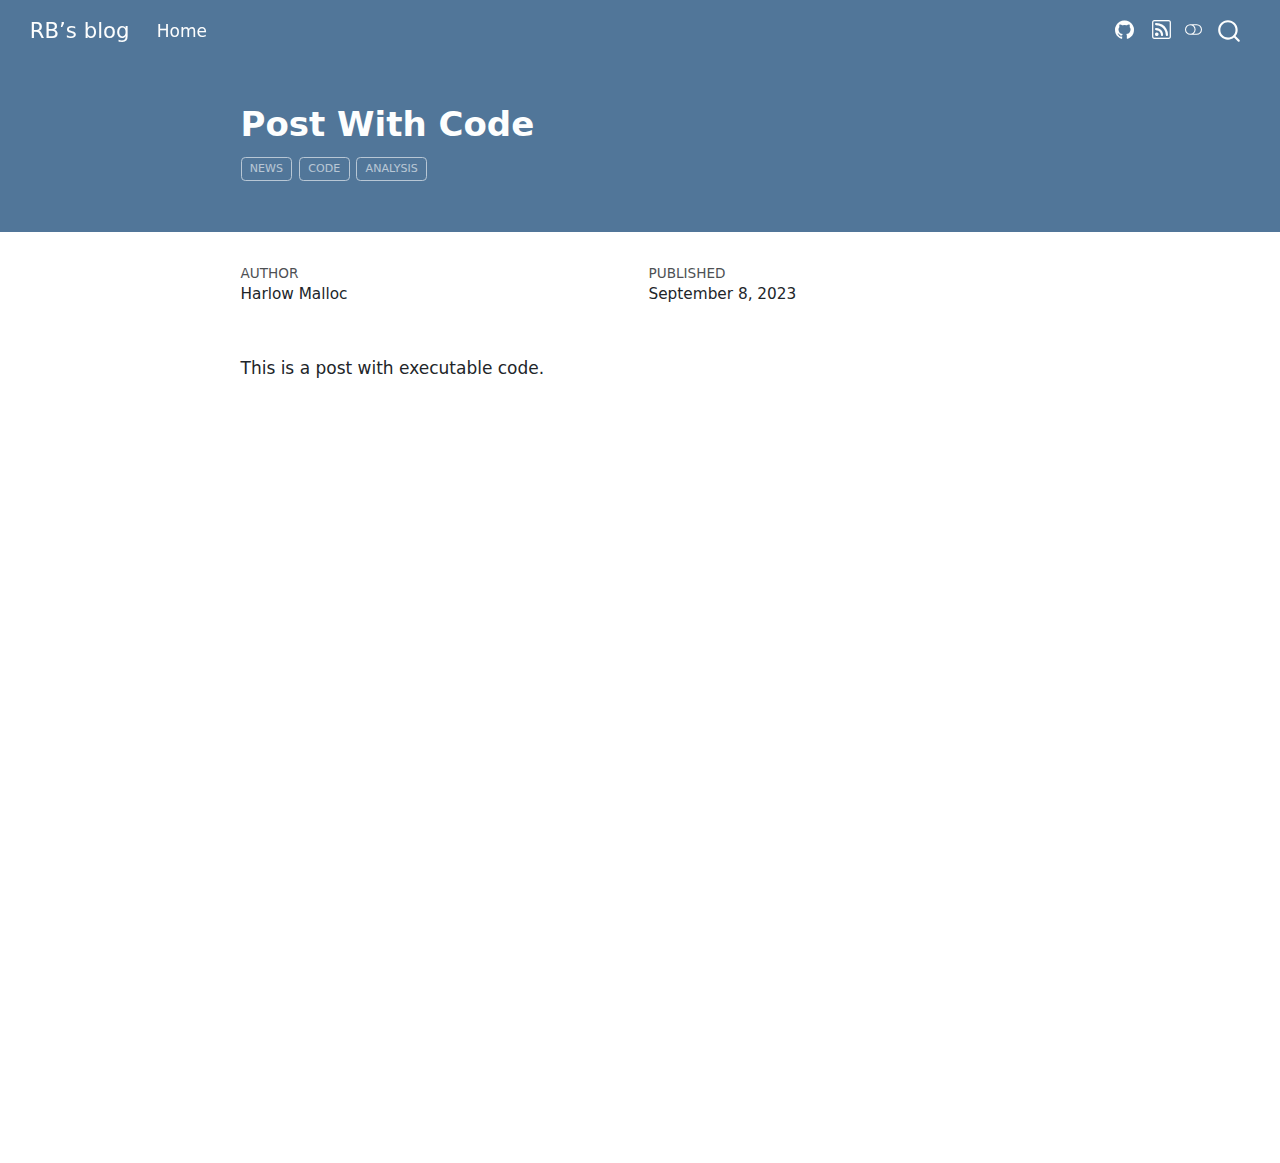
<file: blog/post-with-code/index.html>
<!DOCTYPE html>
<html xmlns="http://www.w3.org/1999/xhtml" lang="en" xml:lang="en"><head>

<meta charset="utf-8">
<meta name="generator" content="quarto-1.3.450">

<meta name="viewport" content="width=device-width, initial-scale=1.0, user-scalable=yes">

<meta name="author" content="Harlow Malloc">
<meta name="dcterms.date" content="2023-09-08">

<title>RB’s blog - Post With Code</title>
<style>
code{white-space: pre-wrap;}
span.smallcaps{font-variant: small-caps;}
div.columns{display: flex; gap: min(4vw, 1.5em);}
div.column{flex: auto; overflow-x: auto;}
div.hanging-indent{margin-left: 1.5em; text-indent: -1.5em;}
ul.task-list{list-style: none;}
ul.task-list li input[type="checkbox"] {
  width: 0.8em;
  margin: 0 0.8em 0.2em -1em; /* quarto-specific, see https://github.com/quarto-dev/quarto-cli/issues/4556 */ 
  vertical-align: middle;
}
</style>


<script src="../../site_libs/quarto-nav/quarto-nav.js"></script>
<script src="../../site_libs/quarto-nav/headroom.min.js"></script>
<script src="../../site_libs/clipboard/clipboard.min.js"></script>
<script src="../../site_libs/quarto-search/autocomplete.umd.js"></script>
<script src="../../site_libs/quarto-search/fuse.min.js"></script>
<script src="../../site_libs/quarto-search/quarto-search.js"></script>
<meta name="quarto:offset" content="../../">
<script src="../../site_libs/quarto-html/quarto.js"></script>
<script src="../../site_libs/quarto-html/popper.min.js"></script>
<script src="../../site_libs/quarto-html/tippy.umd.min.js"></script>
<script src="../../site_libs/quarto-html/anchor.min.js"></script>
<link href="../../site_libs/quarto-html/tippy.css" rel="stylesheet">
<link href="../../site_libs/quarto-html/quarto-syntax-highlighting.css" rel="stylesheet" class="quarto-color-scheme" id="quarto-text-highlighting-styles">
<link href="../../site_libs/quarto-html/quarto-syntax-highlighting-dark.css" rel="prefetch" class="quarto-color-scheme quarto-color-alternate" id="quarto-text-highlighting-styles">
<script src="../../site_libs/bootstrap/bootstrap.min.js"></script>
<link href="../../site_libs/bootstrap/bootstrap-icons.css" rel="stylesheet">
<link href="../../site_libs/bootstrap/bootstrap.min.css" rel="stylesheet" class="quarto-color-scheme" id="quarto-bootstrap" data-mode="light">
<link href="../../site_libs/bootstrap/bootstrap-dark.min.css" rel="prefetch" class="quarto-color-scheme quarto-color-alternate" id="quarto-bootstrap" data-mode="dark">
<script id="quarto-search-options" type="application/json">{
  "location": "navbar",
  "copy-button": false,
  "collapse-after": 3,
  "panel-placement": "end",
  "type": "overlay",
  "limit": 20,
  "language": {
    "search-no-results-text": "No results",
    "search-matching-documents-text": "matching documents",
    "search-copy-link-title": "Copy link to search",
    "search-hide-matches-text": "Hide additional matches",
    "search-more-match-text": "more match in this document",
    "search-more-matches-text": "more matches in this document",
    "search-clear-button-title": "Clear",
    "search-detached-cancel-button-title": "Cancel",
    "search-submit-button-title": "Submit",
    "search-label": "Search"
  }
}</script>


</head>

<body class="nav-fixed fullcontent">

<div id="quarto-search-results"></div>
  <header id="quarto-header" class="headroom fixed-top">
    <nav class="navbar navbar-expand-lg navbar-dark ">
      <div class="navbar-container container-fluid">
      <div class="navbar-brand-container">
    <a class="navbar-brand" href="../../index.html">
    <span class="navbar-title">RB’s blog</span>
    </a>
  </div>
            <div id="quarto-search" class="" title="Search"></div>
          <button class="navbar-toggler" type="button" data-bs-toggle="collapse" data-bs-target="#navbarCollapse" aria-controls="navbarCollapse" aria-expanded="false" aria-label="Toggle navigation" onclick="if (window.quartoToggleHeadroom) { window.quartoToggleHeadroom(); }">
  <span class="navbar-toggler-icon"></span>
</button>
          <div class="collapse navbar-collapse" id="navbarCollapse">
            <ul class="navbar-nav navbar-nav-scroll me-auto">
  <li class="nav-item">
    <a class="nav-link" href="../../index.html" rel="" target="">
 <span class="menu-text">Home</span></a>
  </li>  
</ul>
            <ul class="navbar-nav navbar-nav-scroll ms-auto">
  <li class="nav-item compact">
    <a class="nav-link" href="https://github.com/rossbowen" rel="" target=""><i class="bi bi-github" role="img">
</i> 
 <span class="menu-text"></span></a>
  </li>  
  <li class="nav-item compact">
    <a class="nav-link" href="../../index.xml" rel="" target=""><i class="bi bi-rss" role="img">
</i> 
 <span class="menu-text"></span></a>
  </li>  
</ul>
            <div class="quarto-navbar-tools">
  <a href="" class="quarto-color-scheme-toggle quarto-navigation-tool  px-1" onclick="window.quartoToggleColorScheme(); return false;" title="Toggle dark mode"><i class="bi"></i></a>
</div>
          </div> <!-- /navcollapse -->
      </div> <!-- /container-fluid -->
    </nav>
</header>
<!-- content -->
<header id="title-block-header" class="quarto-title-block default page-columns page-full">
  <div class="quarto-title-banner page-columns page-full">
    <div class="quarto-title column-body">
      <h1 class="title">Post With Code</h1>
                                <div class="quarto-categories">
                <div class="quarto-category">news</div>
                <div class="quarto-category">code</div>
                <div class="quarto-category">analysis</div>
              </div>
                  </div>
  </div>
    
  
  <div class="quarto-title-meta">

      <div>
      <div class="quarto-title-meta-heading">Author</div>
      <div class="quarto-title-meta-contents">
               <p>Harlow Malloc </p>
            </div>
    </div>
      
      <div>
      <div class="quarto-title-meta-heading">Published</div>
      <div class="quarto-title-meta-contents">
        <p class="date">September 8, 2023</p>
      </div>
    </div>
    
      
    </div>
    
  
  </header><div id="quarto-content" class="quarto-container page-columns page-rows-contents page-layout-article page-navbar">
<!-- sidebar -->
<!-- margin-sidebar -->
    
<!-- main -->
<main class="content quarto-banner-title-block" id="quarto-document-content">




<p>This is a post with executable code.</p>



</main> <!-- /main -->
<script id="quarto-html-after-body" type="application/javascript">
window.document.addEventListener("DOMContentLoaded", function (event) {
  const toggleBodyColorMode = (bsSheetEl) => {
    const mode = bsSheetEl.getAttribute("data-mode");
    const bodyEl = window.document.querySelector("body");
    if (mode === "dark") {
      bodyEl.classList.add("quarto-dark");
      bodyEl.classList.remove("quarto-light");
    } else {
      bodyEl.classList.add("quarto-light");
      bodyEl.classList.remove("quarto-dark");
    }
  }
  const toggleBodyColorPrimary = () => {
    const bsSheetEl = window.document.querySelector("link#quarto-bootstrap");
    if (bsSheetEl) {
      toggleBodyColorMode(bsSheetEl);
    }
  }
  toggleBodyColorPrimary();  
  const disableStylesheet = (stylesheets) => {
    for (let i=0; i < stylesheets.length; i++) {
      const stylesheet = stylesheets[i];
      stylesheet.rel = 'prefetch';
    }
  }
  const enableStylesheet = (stylesheets) => {
    for (let i=0; i < stylesheets.length; i++) {
      const stylesheet = stylesheets[i];
      stylesheet.rel = 'stylesheet';
    }
  }
  const manageTransitions = (selector, allowTransitions) => {
    const els = window.document.querySelectorAll(selector);
    for (let i=0; i < els.length; i++) {
      const el = els[i];
      if (allowTransitions) {
        el.classList.remove('notransition');
      } else {
        el.classList.add('notransition');
      }
    }
  }
  const toggleColorMode = (alternate) => {
    // Switch the stylesheets
    const alternateStylesheets = window.document.querySelectorAll('link.quarto-color-scheme.quarto-color-alternate');
    manageTransitions('#quarto-margin-sidebar .nav-link', false);
    if (alternate) {
      enableStylesheet(alternateStylesheets);
      for (const sheetNode of alternateStylesheets) {
        if (sheetNode.id === "quarto-bootstrap") {
          toggleBodyColorMode(sheetNode);
        }
      }
    } else {
      disableStylesheet(alternateStylesheets);
      toggleBodyColorPrimary();
    }
    manageTransitions('#quarto-margin-sidebar .nav-link', true);
    // Switch the toggles
    const toggles = window.document.querySelectorAll('.quarto-color-scheme-toggle');
    for (let i=0; i < toggles.length; i++) {
      const toggle = toggles[i];
      if (toggle) {
        if (alternate) {
          toggle.classList.add("alternate");     
        } else {
          toggle.classList.remove("alternate");
        }
      }
    }
    // Hack to workaround the fact that safari doesn't
    // properly recolor the scrollbar when toggling (#1455)
    if (navigator.userAgent.indexOf('Safari') > 0 && navigator.userAgent.indexOf('Chrome') == -1) {
      manageTransitions("body", false);
      window.scrollTo(0, 1);
      setTimeout(() => {
        window.scrollTo(0, 0);
        manageTransitions("body", true);
      }, 40);  
    }
  }
  const isFileUrl = () => { 
    return window.location.protocol === 'file:';
  }
  const hasAlternateSentinel = () => {  
    let styleSentinel = getColorSchemeSentinel();
    if (styleSentinel !== null) {
      return styleSentinel === "alternate";
    } else {
      return false;
    }
  }
  const setStyleSentinel = (alternate) => {
    const value = alternate ? "alternate" : "default";
    if (!isFileUrl()) {
      window.localStorage.setItem("quarto-color-scheme", value);
    } else {
      localAlternateSentinel = value;
    }
  }
  const getColorSchemeSentinel = () => {
    if (!isFileUrl()) {
      const storageValue = window.localStorage.getItem("quarto-color-scheme");
      return storageValue != null ? storageValue : localAlternateSentinel;
    } else {
      return localAlternateSentinel;
    }
  }
  let localAlternateSentinel = 'default';
  // Dark / light mode switch
  window.quartoToggleColorScheme = () => {
    // Read the current dark / light value 
    let toAlternate = !hasAlternateSentinel();
    toggleColorMode(toAlternate);
    setStyleSentinel(toAlternate);
  };
  // Ensure there is a toggle, if there isn't float one in the top right
  if (window.document.querySelector('.quarto-color-scheme-toggle') === null) {
    const a = window.document.createElement('a');
    a.classList.add('top-right');
    a.classList.add('quarto-color-scheme-toggle');
    a.href = "";
    a.onclick = function() { try { window.quartoToggleColorScheme(); } catch {} return false; };
    const i = window.document.createElement("i");
    i.classList.add('bi');
    a.appendChild(i);
    window.document.body.appendChild(a);
  }
  // Switch to dark mode if need be
  if (hasAlternateSentinel()) {
    toggleColorMode(true);
  } else {
    toggleColorMode(false);
  }
  const icon = "";
  const anchorJS = new window.AnchorJS();
  anchorJS.options = {
    placement: 'right',
    icon: icon
  };
  anchorJS.add('.anchored');
  const isCodeAnnotation = (el) => {
    for (const clz of el.classList) {
      if (clz.startsWith('code-annotation-')) {                     
        return true;
      }
    }
    return false;
  }
  const clipboard = new window.ClipboardJS('.code-copy-button', {
    text: function(trigger) {
      const codeEl = trigger.previousElementSibling.cloneNode(true);
      for (const childEl of codeEl.children) {
        if (isCodeAnnotation(childEl)) {
          childEl.remove();
        }
      }
      return codeEl.innerText;
    }
  });
  clipboard.on('success', function(e) {
    // button target
    const button = e.trigger;
    // don't keep focus
    button.blur();
    // flash "checked"
    button.classList.add('code-copy-button-checked');
    var currentTitle = button.getAttribute("title");
    button.setAttribute("title", "Copied!");
    let tooltip;
    if (window.bootstrap) {
      button.setAttribute("data-bs-toggle", "tooltip");
      button.setAttribute("data-bs-placement", "left");
      button.setAttribute("data-bs-title", "Copied!");
      tooltip = new bootstrap.Tooltip(button, 
        { trigger: "manual", 
          customClass: "code-copy-button-tooltip",
          offset: [0, -8]});
      tooltip.show();    
    }
    setTimeout(function() {
      if (tooltip) {
        tooltip.hide();
        button.removeAttribute("data-bs-title");
        button.removeAttribute("data-bs-toggle");
        button.removeAttribute("data-bs-placement");
      }
      button.setAttribute("title", currentTitle);
      button.classList.remove('code-copy-button-checked');
    }, 1000);
    // clear code selection
    e.clearSelection();
  });
  function tippyHover(el, contentFn) {
    const config = {
      allowHTML: true,
      content: contentFn,
      maxWidth: 500,
      delay: 100,
      arrow: false,
      appendTo: function(el) {
          return el.parentElement;
      },
      interactive: true,
      interactiveBorder: 10,
      theme: 'quarto',
      placement: 'bottom-start'
    };
    window.tippy(el, config); 
  }
  const noterefs = window.document.querySelectorAll('a[role="doc-noteref"]');
  for (var i=0; i<noterefs.length; i++) {
    const ref = noterefs[i];
    tippyHover(ref, function() {
      // use id or data attribute instead here
      let href = ref.getAttribute('data-footnote-href') || ref.getAttribute('href');
      try { href = new URL(href).hash; } catch {}
      const id = href.replace(/^#\/?/, "");
      const note = window.document.getElementById(id);
      return note.innerHTML;
    });
  }
      let selectedAnnoteEl;
      const selectorForAnnotation = ( cell, annotation) => {
        let cellAttr = 'data-code-cell="' + cell + '"';
        let lineAttr = 'data-code-annotation="' +  annotation + '"';
        const selector = 'span[' + cellAttr + '][' + lineAttr + ']';
        return selector;
      }
      const selectCodeLines = (annoteEl) => {
        const doc = window.document;
        const targetCell = annoteEl.getAttribute("data-target-cell");
        const targetAnnotation = annoteEl.getAttribute("data-target-annotation");
        const annoteSpan = window.document.querySelector(selectorForAnnotation(targetCell, targetAnnotation));
        const lines = annoteSpan.getAttribute("data-code-lines").split(",");
        const lineIds = lines.map((line) => {
          return targetCell + "-" + line;
        })
        let top = null;
        let height = null;
        let parent = null;
        if (lineIds.length > 0) {
            //compute the position of the single el (top and bottom and make a div)
            const el = window.document.getElementById(lineIds[0]);
            top = el.offsetTop;
            height = el.offsetHeight;
            parent = el.parentElement.parentElement;
          if (lineIds.length > 1) {
            const lastEl = window.document.getElementById(lineIds[lineIds.length - 1]);
            const bottom = lastEl.offsetTop + lastEl.offsetHeight;
            height = bottom - top;
          }
          if (top !== null && height !== null && parent !== null) {
            // cook up a div (if necessary) and position it 
            let div = window.document.getElementById("code-annotation-line-highlight");
            if (div === null) {
              div = window.document.createElement("div");
              div.setAttribute("id", "code-annotation-line-highlight");
              div.style.position = 'absolute';
              parent.appendChild(div);
            }
            div.style.top = top - 2 + "px";
            div.style.height = height + 4 + "px";
            let gutterDiv = window.document.getElementById("code-annotation-line-highlight-gutter");
            if (gutterDiv === null) {
              gutterDiv = window.document.createElement("div");
              gutterDiv.setAttribute("id", "code-annotation-line-highlight-gutter");
              gutterDiv.style.position = 'absolute';
              const codeCell = window.document.getElementById(targetCell);
              const gutter = codeCell.querySelector('.code-annotation-gutter');
              gutter.appendChild(gutterDiv);
            }
            gutterDiv.style.top = top - 2 + "px";
            gutterDiv.style.height = height + 4 + "px";
          }
          selectedAnnoteEl = annoteEl;
        }
      };
      const unselectCodeLines = () => {
        const elementsIds = ["code-annotation-line-highlight", "code-annotation-line-highlight-gutter"];
        elementsIds.forEach((elId) => {
          const div = window.document.getElementById(elId);
          if (div) {
            div.remove();
          }
        });
        selectedAnnoteEl = undefined;
      };
      // Attach click handler to the DT
      const annoteDls = window.document.querySelectorAll('dt[data-target-cell]');
      for (const annoteDlNode of annoteDls) {
        annoteDlNode.addEventListener('click', (event) => {
          const clickedEl = event.target;
          if (clickedEl !== selectedAnnoteEl) {
            unselectCodeLines();
            const activeEl = window.document.querySelector('dt[data-target-cell].code-annotation-active');
            if (activeEl) {
              activeEl.classList.remove('code-annotation-active');
            }
            selectCodeLines(clickedEl);
            clickedEl.classList.add('code-annotation-active');
          } else {
            // Unselect the line
            unselectCodeLines();
            clickedEl.classList.remove('code-annotation-active');
          }
        });
      }
  const findCites = (el) => {
    const parentEl = el.parentElement;
    if (parentEl) {
      const cites = parentEl.dataset.cites;
      if (cites) {
        return {
          el,
          cites: cites.split(' ')
        };
      } else {
        return findCites(el.parentElement)
      }
    } else {
      return undefined;
    }
  };
  var bibliorefs = window.document.querySelectorAll('a[role="doc-biblioref"]');
  for (var i=0; i<bibliorefs.length; i++) {
    const ref = bibliorefs[i];
    const citeInfo = findCites(ref);
    if (citeInfo) {
      tippyHover(citeInfo.el, function() {
        var popup = window.document.createElement('div');
        citeInfo.cites.forEach(function(cite) {
          var citeDiv = window.document.createElement('div');
          citeDiv.classList.add('hanging-indent');
          citeDiv.classList.add('csl-entry');
          var biblioDiv = window.document.getElementById('ref-' + cite);
          if (biblioDiv) {
            citeDiv.innerHTML = biblioDiv.innerHTML;
          }
          popup.appendChild(citeDiv);
        });
        return popup.innerHTML;
      });
    }
  }
});
</script>
</div> <!-- /content -->



</body></html>
</file>
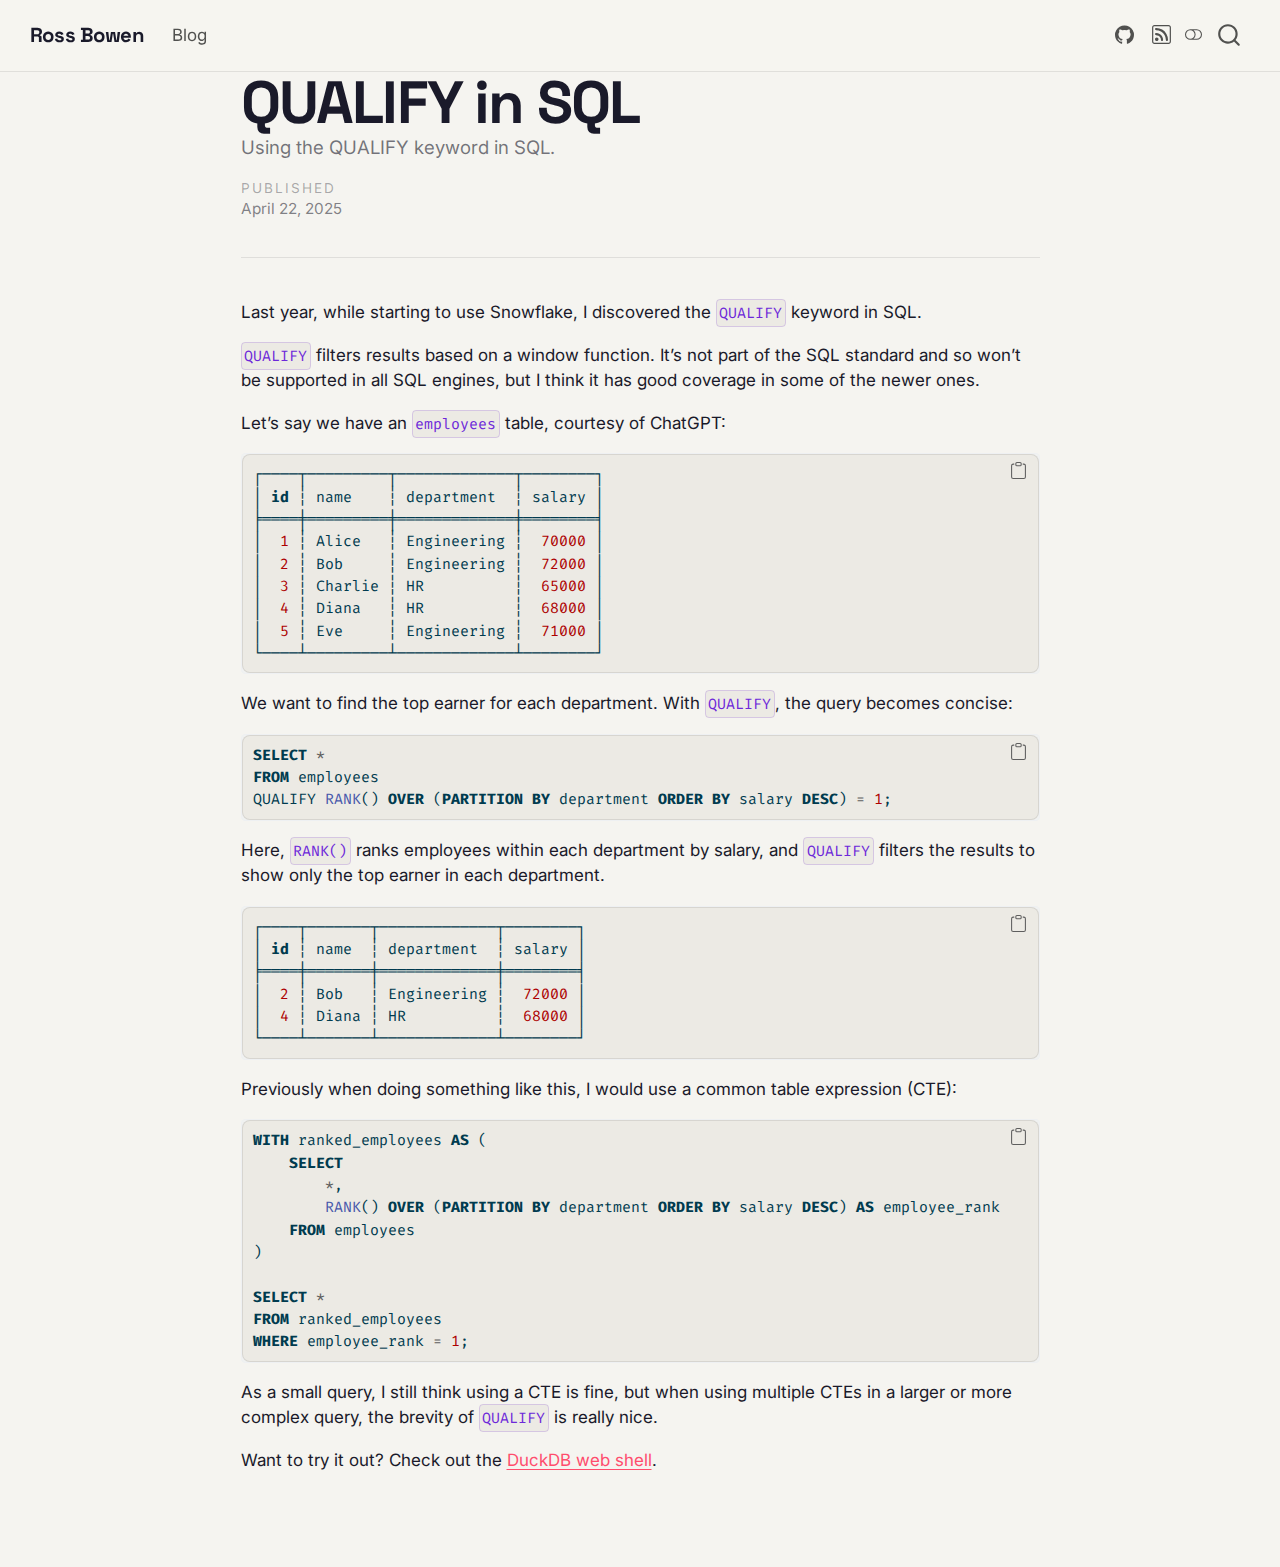
<file: blog/qualify-in-sql/index.html>
<!DOCTYPE html>
<html xmlns="http://www.w3.org/1999/xhtml" lang="en" xml:lang="en"><head>

<meta charset="utf-8">
<meta name="generator" content="quarto-1.7.34">

<meta name="viewport" content="width=device-width, initial-scale=1.0, user-scalable=yes">

<meta name="dcterms.date" content="2025-04-22">
<meta name="description" content="Using the QUALIFY keyword in SQL.">

<title>QUALIFY in SQL – Ross Bowen</title>
<style>
code{white-space: pre-wrap;}
span.smallcaps{font-variant: small-caps;}
div.columns{display: flex; gap: min(4vw, 1.5em);}
div.column{flex: auto; overflow-x: auto;}
div.hanging-indent{margin-left: 1.5em; text-indent: -1.5em;}
ul.task-list{list-style: none;}
ul.task-list li input[type="checkbox"] {
  width: 0.8em;
  margin: 0 0.8em 0.2em -1em; /* quarto-specific, see https://github.com/quarto-dev/quarto-cli/issues/4556 */ 
  vertical-align: middle;
}
/* CSS for syntax highlighting */
html { -webkit-text-size-adjust: 100%; }
pre > code.sourceCode { white-space: pre; position: relative; }
pre > code.sourceCode > span { display: inline-block; line-height: 1.25; }
pre > code.sourceCode > span:empty { height: 1.2em; }
.sourceCode { overflow: visible; }
code.sourceCode > span { color: inherit; text-decoration: inherit; }
div.sourceCode { margin: 1em 0; }
pre.sourceCode { margin: 0; }
@media screen {
div.sourceCode { overflow: auto; }
}
@media print {
pre > code.sourceCode { white-space: pre-wrap; }
pre > code.sourceCode > span { text-indent: -5em; padding-left: 5em; }
}
pre.numberSource code
  { counter-reset: source-line 0; }
pre.numberSource code > span
  { position: relative; left: -4em; counter-increment: source-line; }
pre.numberSource code > span > a:first-child::before
  { content: counter(source-line);
    position: relative; left: -1em; text-align: right; vertical-align: baseline;
    border: none; display: inline-block;
    -webkit-touch-callout: none; -webkit-user-select: none;
    -khtml-user-select: none; -moz-user-select: none;
    -ms-user-select: none; user-select: none;
    padding: 0 4px; width: 4em;
  }
pre.numberSource { margin-left: 3em;  padding-left: 4px; }
div.sourceCode
  {   }
@media screen {
pre > code.sourceCode > span > a:first-child::before { text-decoration: underline; }
}
</style>


<script src="../../site_libs/quarto-nav/quarto-nav.js"></script>
<script src="../../site_libs/quarto-nav/headroom.min.js"></script>
<script src="../../site_libs/clipboard/clipboard.min.js"></script>
<script src="../../site_libs/quarto-search/autocomplete.umd.js"></script>
<script src="../../site_libs/quarto-search/fuse.min.js"></script>
<script src="../../site_libs/quarto-search/quarto-search.js"></script>
<meta name="quarto:offset" content="../../">
<script src="../../site_libs/quarto-html/quarto.js" type="module"></script>
<script src="../../site_libs/quarto-html/tabsets/tabsets.js" type="module"></script>
<script src="../../site_libs/quarto-html/popper.min.js"></script>
<script src="../../site_libs/quarto-html/tippy.umd.min.js"></script>
<script src="../../site_libs/quarto-html/anchor.min.js"></script>
<link href="../../site_libs/quarto-html/tippy.css" rel="stylesheet">
<link href="../../site_libs/quarto-html/quarto-syntax-highlighting-20f56f9f4466276064db71a9d523dd84.css" rel="stylesheet" class="quarto-color-scheme" id="quarto-text-highlighting-styles">
<link href="../../site_libs/quarto-html/quarto-syntax-highlighting-dark-24dd7548754585d8a39be2ba7796652c.css" rel="stylesheet" class="quarto-color-scheme quarto-color-alternate" id="quarto-text-highlighting-styles">
<link href="../../site_libs/quarto-html/quarto-syntax-highlighting-20f56f9f4466276064db71a9d523dd84.css" rel="stylesheet" class="quarto-color-scheme-extra" id="quarto-text-highlighting-styles">
<script src="../../site_libs/bootstrap/bootstrap.min.js"></script>
<link href="../../site_libs/bootstrap/bootstrap-icons.css" rel="stylesheet">
<link href="../../site_libs/bootstrap/bootstrap-a58d146561bb17a1e9b70593172435a8.min.css" rel="stylesheet" append-hash="true" class="quarto-color-scheme" id="quarto-bootstrap" data-mode="light">
<link href="../../site_libs/bootstrap/bootstrap-dark-fde834d7da4bbec0598fc7541a4c1155.min.css" rel="stylesheet" append-hash="true" class="quarto-color-scheme quarto-color-alternate" id="quarto-bootstrap" data-mode="dark">
<link href="../../site_libs/bootstrap/bootstrap-a58d146561bb17a1e9b70593172435a8.min.css" rel="stylesheet" append-hash="true" class="quarto-color-scheme-extra" id="quarto-bootstrap" data-mode="light">
<script id="quarto-search-options" type="application/json">{
  "location": "navbar",
  "copy-button": false,
  "collapse-after": 3,
  "panel-placement": "end",
  "type": "overlay",
  "limit": 50,
  "keyboard-shortcut": [
    "f",
    "/",
    "s"
  ],
  "show-item-context": false,
  "language": {
    "search-no-results-text": "No results",
    "search-matching-documents-text": "matching documents",
    "search-copy-link-title": "Copy link to search",
    "search-hide-matches-text": "Hide additional matches",
    "search-more-match-text": "more match in this document",
    "search-more-matches-text": "more matches in this document",
    "search-clear-button-title": "Clear",
    "search-text-placeholder": "",
    "search-detached-cancel-button-title": "Cancel",
    "search-submit-button-title": "Submit",
    "search-label": "Search"
  }
}</script>
<link rel="preconnect" href="https://fonts.googleapis.com">
<link rel="preconnect" href="https://fonts.gstatic.com" crossorigin="">
<link href="https://fonts.googleapis.com/css2?family=Fira+Code:wght@300..700&amp;family=Inter:wght@300;400;500;600&amp;family=Space+Grotesk:wght@400;500;600;700;800&amp;display=swap" rel="stylesheet">


</head>

<body class="nav-fixed fullcontent quarto-light"><script id="quarto-html-before-body" type="application/javascript">
    const toggleBodyColorMode = (bsSheetEl) => {
      const mode = bsSheetEl.getAttribute("data-mode");
      const bodyEl = window.document.querySelector("body");
      if (mode === "dark") {
        bodyEl.classList.add("quarto-dark");
        bodyEl.classList.remove("quarto-light");
      } else {
        bodyEl.classList.add("quarto-light");
        bodyEl.classList.remove("quarto-dark");
      }
    }
    const toggleBodyColorPrimary = () => {
      const bsSheetEl = window.document.querySelector("link#quarto-bootstrap:not([rel=disabled-stylesheet])");
      if (bsSheetEl) {
        toggleBodyColorMode(bsSheetEl);
      }
    }
    const setColorSchemeToggle = (alternate) => {
      const toggles = window.document.querySelectorAll('.quarto-color-scheme-toggle');
      for (let i=0; i < toggles.length; i++) {
        const toggle = toggles[i];
        if (toggle) {
          if (alternate) {
            toggle.classList.add("alternate");
          } else {
            toggle.classList.remove("alternate");
          }
        }
      }
    };
    const toggleColorMode = (alternate) => {
      // Switch the stylesheets
      const primaryStylesheets = window.document.querySelectorAll('link.quarto-color-scheme:not(.quarto-color-alternate)');
      const alternateStylesheets = window.document.querySelectorAll('link.quarto-color-scheme.quarto-color-alternate');
      manageTransitions('#quarto-margin-sidebar .nav-link', false);
      if (alternate) {
        // note: dark is layered on light, we don't disable primary!
        enableStylesheet(alternateStylesheets);
        for (const sheetNode of alternateStylesheets) {
          if (sheetNode.id === "quarto-bootstrap") {
            toggleBodyColorMode(sheetNode);
          }
        }
      } else {
        disableStylesheet(alternateStylesheets);
        enableStylesheet(primaryStylesheets)
        toggleBodyColorPrimary();
      }
      manageTransitions('#quarto-margin-sidebar .nav-link', true);
      // Switch the toggles
      setColorSchemeToggle(alternate)
      // Hack to workaround the fact that safari doesn't
      // properly recolor the scrollbar when toggling (#1455)
      if (navigator.userAgent.indexOf('Safari') > 0 && navigator.userAgent.indexOf('Chrome') == -1) {
        manageTransitions("body", false);
        window.scrollTo(0, 1);
        setTimeout(() => {
          window.scrollTo(0, 0);
          manageTransitions("body", true);
        }, 40);
      }
    }
    const disableStylesheet = (stylesheets) => {
      for (let i=0; i < stylesheets.length; i++) {
        const stylesheet = stylesheets[i];
        stylesheet.rel = 'disabled-stylesheet';
      }
    }
    const enableStylesheet = (stylesheets) => {
      for (let i=0; i < stylesheets.length; i++) {
        const stylesheet = stylesheets[i];
        if(stylesheet.rel !== 'stylesheet') { // for Chrome, which will still FOUC without this check
          stylesheet.rel = 'stylesheet';
        }
      }
    }
    const manageTransitions = (selector, allowTransitions) => {
      const els = window.document.querySelectorAll(selector);
      for (let i=0; i < els.length; i++) {
        const el = els[i];
        if (allowTransitions) {
          el.classList.remove('notransition');
        } else {
          el.classList.add('notransition');
        }
      }
    }
    const isFileUrl = () => {
      return window.location.protocol === 'file:';
    }
    const hasAlternateSentinel = () => {
      let styleSentinel = getColorSchemeSentinel();
      if (styleSentinel !== null) {
        return styleSentinel === "alternate";
      } else {
        return false;
      }
    }
    const setStyleSentinel = (alternate) => {
      const value = alternate ? "alternate" : "default";
      if (!isFileUrl()) {
        window.localStorage.setItem("quarto-color-scheme", value);
      } else {
        localAlternateSentinel = value;
      }
    }
    const getColorSchemeSentinel = () => {
      if (!isFileUrl()) {
        const storageValue = window.localStorage.getItem("quarto-color-scheme");
        return storageValue != null ? storageValue : localAlternateSentinel;
      } else {
        return localAlternateSentinel;
      }
    }
    const toggleGiscusIfUsed = (isAlternate, darkModeDefault) => {
      const baseTheme = document.querySelector('#giscus-base-theme')?.value ?? 'light';
      const alternateTheme = document.querySelector('#giscus-alt-theme')?.value ?? 'dark';
      let newTheme = '';
      if(authorPrefersDark) {
        newTheme = isAlternate ? baseTheme : alternateTheme;
      } else {
        newTheme = isAlternate ? alternateTheme : baseTheme;
      }
      const changeGiscusTheme = () => {
        // From: https://github.com/giscus/giscus/issues/336
        const sendMessage = (message) => {
          const iframe = document.querySelector('iframe.giscus-frame');
          if (!iframe) return;
          iframe.contentWindow.postMessage({ giscus: message }, 'https://giscus.app');
        }
        sendMessage({
          setConfig: {
            theme: newTheme
          }
        });
      }
      const isGiscussLoaded = window.document.querySelector('iframe.giscus-frame') !== null;
      if (isGiscussLoaded) {
        changeGiscusTheme();
      }
    };
    const authorPrefersDark = false;
    const darkModeDefault = authorPrefersDark;
      document.querySelector('link#quarto-text-highlighting-styles.quarto-color-scheme-extra').rel = 'disabled-stylesheet';
      document.querySelector('link#quarto-bootstrap.quarto-color-scheme-extra').rel = 'disabled-stylesheet';
    let localAlternateSentinel = darkModeDefault ? 'alternate' : 'default';
    // Dark / light mode switch
    window.quartoToggleColorScheme = () => {
      // Read the current dark / light value
      let toAlternate = !hasAlternateSentinel();
      toggleColorMode(toAlternate);
      setStyleSentinel(toAlternate);
      toggleGiscusIfUsed(toAlternate, darkModeDefault);
      window.dispatchEvent(new Event('resize'));
    };
    // Switch to dark mode if need be
    if (hasAlternateSentinel()) {
      toggleColorMode(true);
    } else {
      toggleColorMode(false);
    }
  </script>

<div id="quarto-search-results"></div>
  <header id="quarto-header" class="headroom fixed-top">
    <nav class="navbar navbar-expand-lg " data-bs-theme="dark">
      <div class="navbar-container container-fluid">
      <div class="navbar-brand-container mx-auto">
    <a class="navbar-brand" href="../../index.html">
    <span class="navbar-title">Ross Bowen</span>
    </a>
  </div>
            <div id="quarto-search" class="" title="Search"></div>
          <button class="navbar-toggler" type="button" data-bs-toggle="collapse" data-bs-target="#navbarCollapse" aria-controls="navbarCollapse" role="menu" aria-expanded="false" aria-label="Toggle navigation" onclick="if (window.quartoToggleHeadroom) { window.quartoToggleHeadroom(); }">
  <span class="navbar-toggler-icon"></span>
</button>
          <div class="collapse navbar-collapse" id="navbarCollapse">
            <ul class="navbar-nav navbar-nav-scroll me-auto">
  <li class="nav-item">
    <a class="nav-link" href="../../index.html"> 
<span class="menu-text">Blog</span></a>
  </li>  
</ul>
            <ul class="navbar-nav navbar-nav-scroll ms-auto">
  <li class="nav-item compact">
    <a class="nav-link" href="https://github.com/rossbowen"> <i class="bi bi-github" role="img">
</i> 
<span class="menu-text"></span></a>
  </li>  
  <li class="nav-item compact">
    <a class="nav-link" href="../../index.xml"> <i class="bi bi-rss" role="img">
</i> 
<span class="menu-text"></span></a>
  </li>  
</ul>
          </div> <!-- /navcollapse -->
            <div class="quarto-navbar-tools">
  <a href="" class="quarto-color-scheme-toggle quarto-navigation-tool  px-1" onclick="window.quartoToggleColorScheme(); return false;" title="Toggle dark mode"><i class="bi"></i></a>
</div>
      </div> <!-- /container-fluid -->
    </nav>
</header>
<!-- content -->
<div id="quarto-content" class="quarto-container page-columns page-rows-contents page-layout-article page-navbar">
<!-- sidebar -->
<!-- margin-sidebar -->
    
<!-- main -->
<main class="content" id="quarto-document-content">


<header id="title-block-header" class="quarto-title-block default">
<div class="quarto-title">
<h1 class="title">QUALIFY in SQL</h1>
</div>

<div>
  <div class="description">
    Using the QUALIFY keyword in SQL.
  </div>
</div>


<div class="quarto-title-meta">

    
    <div>
    <div class="quarto-title-meta-heading">Published</div>
    <div class="quarto-title-meta-contents">
      <p class="date">April 22, 2025</p>
    </div>
  </div>
  
    
  </div>
  


</header>


<p>Last year, while starting to use Snowflake, I discovered the <code>QUALIFY</code> keyword in SQL.</p>
<p><code>QUALIFY</code> filters results based on a window function. It’s not part of the SQL standard and so won’t be supported in all SQL engines, but I think it has good coverage in some of the newer ones.</p>
<p>Let’s say we have an <code>employees</code> table, courtesy of ChatGPT:</p>
<div class="sourceCode" id="cb1"><pre class="sourceCode sql code-with-copy"><code class="sourceCode sql"><span id="cb1-1"><a href="#cb1-1" aria-hidden="true" tabindex="-1"></a>┌────┬─────────┬─────────────┬────────┐</span>
<span id="cb1-2"><a href="#cb1-2" aria-hidden="true" tabindex="-1"></a>│ <span class="kw">id</span> ┆ name    ┆ department  ┆ salary │</span>
<span id="cb1-3"><a href="#cb1-3" aria-hidden="true" tabindex="-1"></a>╞════╪═════════╪═════════════╪════════╡</span>
<span id="cb1-4"><a href="#cb1-4" aria-hidden="true" tabindex="-1"></a>│  <span class="dv">1</span> ┆ Alice   ┆ Engineering ┆  <span class="dv">70000</span> │</span>
<span id="cb1-5"><a href="#cb1-5" aria-hidden="true" tabindex="-1"></a>│  <span class="dv">2</span> ┆ Bob     ┆ Engineering ┆  <span class="dv">72000</span> │</span>
<span id="cb1-6"><a href="#cb1-6" aria-hidden="true" tabindex="-1"></a>│  <span class="dv">3</span> ┆ Charlie ┆ HR          ┆  <span class="dv">65000</span> │</span>
<span id="cb1-7"><a href="#cb1-7" aria-hidden="true" tabindex="-1"></a>│  <span class="dv">4</span> ┆ Diana   ┆ HR          ┆  <span class="dv">68000</span> │</span>
<span id="cb1-8"><a href="#cb1-8" aria-hidden="true" tabindex="-1"></a>│  <span class="dv">5</span> ┆ Eve     ┆ Engineering ┆  <span class="dv">71000</span> │</span>
<span id="cb1-9"><a href="#cb1-9" aria-hidden="true" tabindex="-1"></a>└────┴─────────┴─────────────┴────────┘</span></code><button title="Copy to Clipboard" class="code-copy-button"><i class="bi"></i></button></pre></div>
<p>We want to find the top earner for each department. With <code>QUALIFY</code>, the query becomes concise:</p>
<div class="sourceCode" id="cb2"><pre class="sourceCode sql code-with-copy"><code class="sourceCode sql"><span id="cb2-1"><a href="#cb2-1" aria-hidden="true" tabindex="-1"></a><span class="kw">SELECT</span> <span class="op">*</span> </span>
<span id="cb2-2"><a href="#cb2-2" aria-hidden="true" tabindex="-1"></a><span class="kw">FROM</span> employees</span>
<span id="cb2-3"><a href="#cb2-3" aria-hidden="true" tabindex="-1"></a>QUALIFY <span class="fu">RANK</span>() <span class="kw">OVER</span> (<span class="kw">PARTITION</span> <span class="kw">BY</span> department <span class="kw">ORDER</span> <span class="kw">BY</span> salary <span class="kw">DESC</span>) <span class="op">=</span> <span class="dv">1</span>;</span></code><button title="Copy to Clipboard" class="code-copy-button"><i class="bi"></i></button></pre></div>
<p>Here, <code>RANK()</code> ranks employees within each department by salary, and <code>QUALIFY</code> filters the results to show only the top earner in each department.</p>
<div class="sourceCode" id="cb3"><pre class="sourceCode sql code-with-copy"><code class="sourceCode sql"><span id="cb3-1"><a href="#cb3-1" aria-hidden="true" tabindex="-1"></a>┌────┬───────┬─────────────┬────────┐</span>
<span id="cb3-2"><a href="#cb3-2" aria-hidden="true" tabindex="-1"></a>│ <span class="kw">id</span> ┆ name  ┆ department  ┆ salary │</span>
<span id="cb3-3"><a href="#cb3-3" aria-hidden="true" tabindex="-1"></a>╞════╪═══════╪═════════════╪════════╡</span>
<span id="cb3-4"><a href="#cb3-4" aria-hidden="true" tabindex="-1"></a>│  <span class="dv">2</span> ┆ Bob   ┆ Engineering ┆  <span class="dv">72000</span> │</span>
<span id="cb3-5"><a href="#cb3-5" aria-hidden="true" tabindex="-1"></a>│  <span class="dv">4</span> ┆ Diana ┆ HR          ┆  <span class="dv">68000</span> │</span>
<span id="cb3-6"><a href="#cb3-6" aria-hidden="true" tabindex="-1"></a>└────┴───────┴─────────────┴────────┘</span></code><button title="Copy to Clipboard" class="code-copy-button"><i class="bi"></i></button></pre></div>
<p>Previously when doing something like this, I would use a common table expression (CTE):</p>
<div class="sourceCode" id="cb4"><pre class="sourceCode sql code-with-copy"><code class="sourceCode sql"><span id="cb4-1"><a href="#cb4-1" aria-hidden="true" tabindex="-1"></a><span class="kw">WITH</span> ranked_employees <span class="kw">AS</span> (</span>
<span id="cb4-2"><a href="#cb4-2" aria-hidden="true" tabindex="-1"></a>    <span class="kw">SELECT</span> </span>
<span id="cb4-3"><a href="#cb4-3" aria-hidden="true" tabindex="-1"></a>        <span class="op">*</span>,</span>
<span id="cb4-4"><a href="#cb4-4" aria-hidden="true" tabindex="-1"></a>        <span class="fu">RANK</span>() <span class="kw">OVER</span> (<span class="kw">PARTITION</span> <span class="kw">BY</span> department <span class="kw">ORDER</span> <span class="kw">BY</span> salary <span class="kw">DESC</span>) <span class="kw">AS</span> employee_rank</span>
<span id="cb4-5"><a href="#cb4-5" aria-hidden="true" tabindex="-1"></a>    <span class="kw">FROM</span> employees</span>
<span id="cb4-6"><a href="#cb4-6" aria-hidden="true" tabindex="-1"></a>)</span>
<span id="cb4-7"><a href="#cb4-7" aria-hidden="true" tabindex="-1"></a></span>
<span id="cb4-8"><a href="#cb4-8" aria-hidden="true" tabindex="-1"></a><span class="kw">SELECT</span> <span class="op">*</span></span>
<span id="cb4-9"><a href="#cb4-9" aria-hidden="true" tabindex="-1"></a><span class="kw">FROM</span> ranked_employees</span>
<span id="cb4-10"><a href="#cb4-10" aria-hidden="true" tabindex="-1"></a><span class="kw">WHERE</span> employee_rank <span class="op">=</span> <span class="dv">1</span>;</span></code><button title="Copy to Clipboard" class="code-copy-button"><i class="bi"></i></button></pre></div>
<p>As a small query, I still think using a CTE is fine, but when using multiple CTEs in a larger or more complex query, the brevity of <code>QUALIFY</code> is really nice.</p>
<p>Want to try it out? Check out the <a href="https://shell.duckdb.org/#queries=v0,CREATE-TABLE-employees-AS%0ASELECT-*-FROM-(VALUES%0A----(1%2C-'Alice'%2C-'Engineering'%2C-70000)%2C%0A----(2%2C-'Bob'%2C-'Engineering'%2C-72000)%2C%0A----(3%2C-'Charlie'%2C-'HR'%2C-65000)%2C%0A----(4%2C-'Diana'%2C-'HR'%2C-68000)%2C%0A----(5%2C-'Eve'%2C-'Engineering'%2C-71000)%0A)-AS-t(id%2C-name%2C-department%2C-salary)~%0A,SELECT-*-FROM-employees~,SELECT-*-FROM-employees-QUALIFY-RANK()-OVER-(PARTITION-BY-department-ORDER-BY-salary-DESC)-%3D-1~">DuckDB web shell</a>.</p>



</main> <!-- /main -->
<script id="quarto-html-after-body" type="application/javascript">
  window.document.addEventListener("DOMContentLoaded", function (event) {
    // Ensure there is a toggle, if there isn't float one in the top right
    if (window.document.querySelector('.quarto-color-scheme-toggle') === null) {
      const a = window.document.createElement('a');
      a.classList.add('top-right');
      a.classList.add('quarto-color-scheme-toggle');
      a.href = "";
      a.onclick = function() { try { window.quartoToggleColorScheme(); } catch {} return false; };
      const i = window.document.createElement("i");
      i.classList.add('bi');
      a.appendChild(i);
      window.document.body.appendChild(a);
    }
    setColorSchemeToggle(hasAlternateSentinel())
    const icon = "";
    const anchorJS = new window.AnchorJS();
    anchorJS.options = {
      placement: 'right',
      icon: icon
    };
    anchorJS.add('.anchored');
    const isCodeAnnotation = (el) => {
      for (const clz of el.classList) {
        if (clz.startsWith('code-annotation-')) {                     
          return true;
        }
      }
      return false;
    }
    const onCopySuccess = function(e) {
      // button target
      const button = e.trigger;
      // don't keep focus
      button.blur();
      // flash "checked"
      button.classList.add('code-copy-button-checked');
      var currentTitle = button.getAttribute("title");
      button.setAttribute("title", "Copied!");
      let tooltip;
      if (window.bootstrap) {
        button.setAttribute("data-bs-toggle", "tooltip");
        button.setAttribute("data-bs-placement", "left");
        button.setAttribute("data-bs-title", "Copied!");
        tooltip = new bootstrap.Tooltip(button, 
          { trigger: "manual", 
            customClass: "code-copy-button-tooltip",
            offset: [0, -8]});
        tooltip.show();    
      }
      setTimeout(function() {
        if (tooltip) {
          tooltip.hide();
          button.removeAttribute("data-bs-title");
          button.removeAttribute("data-bs-toggle");
          button.removeAttribute("data-bs-placement");
        }
        button.setAttribute("title", currentTitle);
        button.classList.remove('code-copy-button-checked');
      }, 1000);
      // clear code selection
      e.clearSelection();
    }
    const getTextToCopy = function(trigger) {
        const codeEl = trigger.previousElementSibling.cloneNode(true);
        for (const childEl of codeEl.children) {
          if (isCodeAnnotation(childEl)) {
            childEl.remove();
          }
        }
        return codeEl.innerText;
    }
    const clipboard = new window.ClipboardJS('.code-copy-button:not([data-in-quarto-modal])', {
      text: getTextToCopy
    });
    clipboard.on('success', onCopySuccess);
    if (window.document.getElementById('quarto-embedded-source-code-modal')) {
      const clipboardModal = new window.ClipboardJS('.code-copy-button[data-in-quarto-modal]', {
        text: getTextToCopy,
        container: window.document.getElementById('quarto-embedded-source-code-modal')
      });
      clipboardModal.on('success', onCopySuccess);
    }
      var localhostRegex = new RegExp(/^(?:http|https):\/\/localhost\:?[0-9]*\//);
      var mailtoRegex = new RegExp(/^mailto:/);
        var filterRegex = new RegExp("https:\/\/rossbowen\.github\.io");
      var isInternal = (href) => {
          return filterRegex.test(href) || localhostRegex.test(href) || mailtoRegex.test(href);
      }
      // Inspect non-navigation links and adorn them if external
     var links = window.document.querySelectorAll('a[href]:not(.nav-link):not(.navbar-brand):not(.toc-action):not(.sidebar-link):not(.sidebar-item-toggle):not(.pagination-link):not(.no-external):not([aria-hidden]):not(.dropdown-item):not(.quarto-navigation-tool):not(.about-link)');
      for (var i=0; i<links.length; i++) {
        const link = links[i];
        if (!isInternal(link.href)) {
          // undo the damage that might have been done by quarto-nav.js in the case of
          // links that we want to consider external
          if (link.dataset.originalHref !== undefined) {
            link.href = link.dataset.originalHref;
          }
        }
      }
    function tippyHover(el, contentFn, onTriggerFn, onUntriggerFn) {
      const config = {
        allowHTML: true,
        maxWidth: 500,
        delay: 100,
        arrow: false,
        appendTo: function(el) {
            return el.parentElement;
        },
        interactive: true,
        interactiveBorder: 10,
        theme: 'quarto',
        placement: 'bottom-start',
      };
      if (contentFn) {
        config.content = contentFn;
      }
      if (onTriggerFn) {
        config.onTrigger = onTriggerFn;
      }
      if (onUntriggerFn) {
        config.onUntrigger = onUntriggerFn;
      }
      window.tippy(el, config); 
    }
    const noterefs = window.document.querySelectorAll('a[role="doc-noteref"]');
    for (var i=0; i<noterefs.length; i++) {
      const ref = noterefs[i];
      tippyHover(ref, function() {
        // use id or data attribute instead here
        let href = ref.getAttribute('data-footnote-href') || ref.getAttribute('href');
        try { href = new URL(href).hash; } catch {}
        const id = href.replace(/^#\/?/, "");
        const note = window.document.getElementById(id);
        if (note) {
          return note.innerHTML;
        } else {
          return "";
        }
      });
    }
    const xrefs = window.document.querySelectorAll('a.quarto-xref');
    const processXRef = (id, note) => {
      // Strip column container classes
      const stripColumnClz = (el) => {
        el.classList.remove("page-full", "page-columns");
        if (el.children) {
          for (const child of el.children) {
            stripColumnClz(child);
          }
        }
      }
      stripColumnClz(note)
      if (id === null || id.startsWith('sec-')) {
        // Special case sections, only their first couple elements
        const container = document.createElement("div");
        if (note.children && note.children.length > 2) {
          container.appendChild(note.children[0].cloneNode(true));
          for (let i = 1; i < note.children.length; i++) {
            const child = note.children[i];
            if (child.tagName === "P" && child.innerText === "") {
              continue;
            } else {
              container.appendChild(child.cloneNode(true));
              break;
            }
          }
          if (window.Quarto?.typesetMath) {
            window.Quarto.typesetMath(container);
          }
          return container.innerHTML
        } else {
          if (window.Quarto?.typesetMath) {
            window.Quarto.typesetMath(note);
          }
          return note.innerHTML;
        }
      } else {
        // Remove any anchor links if they are present
        const anchorLink = note.querySelector('a.anchorjs-link');
        if (anchorLink) {
          anchorLink.remove();
        }
        if (window.Quarto?.typesetMath) {
          window.Quarto.typesetMath(note);
        }
        if (note.classList.contains("callout")) {
          return note.outerHTML;
        } else {
          return note.innerHTML;
        }
      }
    }
    for (var i=0; i<xrefs.length; i++) {
      const xref = xrefs[i];
      tippyHover(xref, undefined, function(instance) {
        instance.disable();
        let url = xref.getAttribute('href');
        let hash = undefined; 
        if (url.startsWith('#')) {
          hash = url;
        } else {
          try { hash = new URL(url).hash; } catch {}
        }
        if (hash) {
          const id = hash.replace(/^#\/?/, "");
          const note = window.document.getElementById(id);
          if (note !== null) {
            try {
              const html = processXRef(id, note.cloneNode(true));
              instance.setContent(html);
            } finally {
              instance.enable();
              instance.show();
            }
          } else {
            // See if we can fetch this
            fetch(url.split('#')[0])
            .then(res => res.text())
            .then(html => {
              const parser = new DOMParser();
              const htmlDoc = parser.parseFromString(html, "text/html");
              const note = htmlDoc.getElementById(id);
              if (note !== null) {
                const html = processXRef(id, note);
                instance.setContent(html);
              } 
            }).finally(() => {
              instance.enable();
              instance.show();
            });
          }
        } else {
          // See if we can fetch a full url (with no hash to target)
          // This is a special case and we should probably do some content thinning / targeting
          fetch(url)
          .then(res => res.text())
          .then(html => {
            const parser = new DOMParser();
            const htmlDoc = parser.parseFromString(html, "text/html");
            const note = htmlDoc.querySelector('main.content');
            if (note !== null) {
              // This should only happen for chapter cross references
              // (since there is no id in the URL)
              // remove the first header
              if (note.children.length > 0 && note.children[0].tagName === "HEADER") {
                note.children[0].remove();
              }
              const html = processXRef(null, note);
              instance.setContent(html);
            } 
          }).finally(() => {
            instance.enable();
            instance.show();
          });
        }
      }, function(instance) {
      });
    }
        let selectedAnnoteEl;
        const selectorForAnnotation = ( cell, annotation) => {
          let cellAttr = 'data-code-cell="' + cell + '"';
          let lineAttr = 'data-code-annotation="' +  annotation + '"';
          const selector = 'span[' + cellAttr + '][' + lineAttr + ']';
          return selector;
        }
        const selectCodeLines = (annoteEl) => {
          const doc = window.document;
          const targetCell = annoteEl.getAttribute("data-target-cell");
          const targetAnnotation = annoteEl.getAttribute("data-target-annotation");
          const annoteSpan = window.document.querySelector(selectorForAnnotation(targetCell, targetAnnotation));
          const lines = annoteSpan.getAttribute("data-code-lines").split(",");
          const lineIds = lines.map((line) => {
            return targetCell + "-" + line;
          })
          let top = null;
          let height = null;
          let parent = null;
          if (lineIds.length > 0) {
              //compute the position of the single el (top and bottom and make a div)
              const el = window.document.getElementById(lineIds[0]);
              top = el.offsetTop;
              height = el.offsetHeight;
              parent = el.parentElement.parentElement;
            if (lineIds.length > 1) {
              const lastEl = window.document.getElementById(lineIds[lineIds.length - 1]);
              const bottom = lastEl.offsetTop + lastEl.offsetHeight;
              height = bottom - top;
            }
            if (top !== null && height !== null && parent !== null) {
              // cook up a div (if necessary) and position it 
              let div = window.document.getElementById("code-annotation-line-highlight");
              if (div === null) {
                div = window.document.createElement("div");
                div.setAttribute("id", "code-annotation-line-highlight");
                div.style.position = 'absolute';
                parent.appendChild(div);
              }
              div.style.top = top - 2 + "px";
              div.style.height = height + 4 + "px";
              div.style.left = 0;
              let gutterDiv = window.document.getElementById("code-annotation-line-highlight-gutter");
              if (gutterDiv === null) {
                gutterDiv = window.document.createElement("div");
                gutterDiv.setAttribute("id", "code-annotation-line-highlight-gutter");
                gutterDiv.style.position = 'absolute';
                const codeCell = window.document.getElementById(targetCell);
                const gutter = codeCell.querySelector('.code-annotation-gutter');
                gutter.appendChild(gutterDiv);
              }
              gutterDiv.style.top = top - 2 + "px";
              gutterDiv.style.height = height + 4 + "px";
            }
            selectedAnnoteEl = annoteEl;
          }
        };
        const unselectCodeLines = () => {
          const elementsIds = ["code-annotation-line-highlight", "code-annotation-line-highlight-gutter"];
          elementsIds.forEach((elId) => {
            const div = window.document.getElementById(elId);
            if (div) {
              div.remove();
            }
          });
          selectedAnnoteEl = undefined;
        };
          // Handle positioning of the toggle
      window.addEventListener(
        "resize",
        throttle(() => {
          elRect = undefined;
          if (selectedAnnoteEl) {
            selectCodeLines(selectedAnnoteEl);
          }
        }, 10)
      );
      function throttle(fn, ms) {
      let throttle = false;
      let timer;
        return (...args) => {
          if(!throttle) { // first call gets through
              fn.apply(this, args);
              throttle = true;
          } else { // all the others get throttled
              if(timer) clearTimeout(timer); // cancel #2
              timer = setTimeout(() => {
                fn.apply(this, args);
                timer = throttle = false;
              }, ms);
          }
        };
      }
        // Attach click handler to the DT
        const annoteDls = window.document.querySelectorAll('dt[data-target-cell]');
        for (const annoteDlNode of annoteDls) {
          annoteDlNode.addEventListener('click', (event) => {
            const clickedEl = event.target;
            if (clickedEl !== selectedAnnoteEl) {
              unselectCodeLines();
              const activeEl = window.document.querySelector('dt[data-target-cell].code-annotation-active');
              if (activeEl) {
                activeEl.classList.remove('code-annotation-active');
              }
              selectCodeLines(clickedEl);
              clickedEl.classList.add('code-annotation-active');
            } else {
              // Unselect the line
              unselectCodeLines();
              clickedEl.classList.remove('code-annotation-active');
            }
          });
        }
    const findCites = (el) => {
      const parentEl = el.parentElement;
      if (parentEl) {
        const cites = parentEl.dataset.cites;
        if (cites) {
          return {
            el,
            cites: cites.split(' ')
          };
        } else {
          return findCites(el.parentElement)
        }
      } else {
        return undefined;
      }
    };
    var bibliorefs = window.document.querySelectorAll('a[role="doc-biblioref"]');
    for (var i=0; i<bibliorefs.length; i++) {
      const ref = bibliorefs[i];
      const citeInfo = findCites(ref);
      if (citeInfo) {
        tippyHover(citeInfo.el, function() {
          var popup = window.document.createElement('div');
          citeInfo.cites.forEach(function(cite) {
            var citeDiv = window.document.createElement('div');
            citeDiv.classList.add('hanging-indent');
            citeDiv.classList.add('csl-entry');
            var biblioDiv = window.document.getElementById('ref-' + cite);
            if (biblioDiv) {
              citeDiv.innerHTML = biblioDiv.innerHTML;
            }
            popup.appendChild(citeDiv);
          });
          return popup.innerHTML;
        });
      }
    }
  });
  </script>
</div> <!-- /content -->




</body></html>
</file>
<file: site_libs/quarto-html/tippy.css>
.tippy-box[data-animation=fade][data-state=hidden]{opacity:0}[data-tippy-root]{max-width:calc(100vw - 10px)}.tippy-box{position:relative;background-color:#333;color:#fff;border-radius:4px;font-size:14px;line-height:1.4;white-space:normal;outline:0;transition-property:transform,visibility,opacity}.tippy-box[data-placement^=top]>.tippy-arrow{bottom:0}.tippy-box[data-placement^=top]>.tippy-arrow:before{bottom:-7px;left:0;border-width:8px 8px 0;border-top-color:initial;transform-origin:center top}.tippy-box[data-placement^=bottom]>.tippy-arrow{top:0}.tippy-box[data-placement^=bottom]>.tippy-arrow:before{top:-7px;left:0;border-width:0 8px 8px;border-bottom-color:initial;transform-origin:center bottom}.tippy-box[data-placement^=left]>.tippy-arrow{right:0}.tippy-box[data-placement^=left]>.tippy-arrow:before{border-width:8px 0 8px 8px;border-left-color:initial;right:-7px;transform-origin:center left}.tippy-box[data-placement^=right]>.tippy-arrow{left:0}.tippy-box[data-placement^=right]>.tippy-arrow:before{left:-7px;border-width:8px 8px 8px 0;border-right-color:initial;transform-origin:center right}.tippy-box[data-inertia][data-state=visible]{transition-timing-function:cubic-bezier(.54,1.5,.38,1.11)}.tippy-arrow{width:16px;height:16px;color:#333}.tippy-arrow:before{content:"";position:absolute;border-color:transparent;border-style:solid}.tippy-content{position:relative;padding:5px 9px;z-index:1}
</file>
<file: site_libs/quarto-html/quarto-syntax-highlighting.css>
/* quarto syntax highlight colors */
:root {
  --quarto-hl-ot-color: #003B4F;
  --quarto-hl-at-color: #657422;
  --quarto-hl-ss-color: #20794D;
  --quarto-hl-an-color: #5E5E5E;
  --quarto-hl-fu-color: #4758AB;
  --quarto-hl-st-color: #20794D;
  --quarto-hl-cf-color: #003B4F;
  --quarto-hl-op-color: #5E5E5E;
  --quarto-hl-er-color: #AD0000;
  --quarto-hl-bn-color: #AD0000;
  --quarto-hl-al-color: #AD0000;
  --quarto-hl-va-color: #111111;
  --quarto-hl-bu-color: inherit;
  --quarto-hl-ex-color: inherit;
  --quarto-hl-pp-color: #AD0000;
  --quarto-hl-in-color: #5E5E5E;
  --quarto-hl-vs-color: #20794D;
  --quarto-hl-wa-color: #5E5E5E;
  --quarto-hl-do-color: #5E5E5E;
  --quarto-hl-im-color: #00769E;
  --quarto-hl-ch-color: #20794D;
  --quarto-hl-dt-color: #AD0000;
  --quarto-hl-fl-color: #AD0000;
  --quarto-hl-co-color: #5E5E5E;
  --quarto-hl-cv-color: #5E5E5E;
  --quarto-hl-cn-color: #8f5902;
  --quarto-hl-sc-color: #5E5E5E;
  --quarto-hl-dv-color: #AD0000;
  --quarto-hl-kw-color: #003B4F;
}

/* other quarto variables */
:root {
  --quarto-font-monospace: SFMono-Regular, Menlo, Monaco, Consolas, "Liberation Mono", "Courier New", monospace;
}

pre > code.sourceCode > span {
  color: #003B4F;
}

code span {
  color: #003B4F;
}

code.sourceCode > span {
  color: #003B4F;
}

div.sourceCode,
div.sourceCode pre.sourceCode {
  color: #003B4F;
}

code span.ot {
  color: #003B4F;
  font-style: inherit;
}

code span.at {
  color: #657422;
  font-style: inherit;
}

code span.ss {
  color: #20794D;
  font-style: inherit;
}

code span.an {
  color: #5E5E5E;
  font-style: inherit;
}

code span.fu {
  color: #4758AB;
  font-style: inherit;
}

code span.st {
  color: #20794D;
  font-style: inherit;
}

code span.cf {
  color: #003B4F;
  font-style: inherit;
}

code span.op {
  color: #5E5E5E;
  font-style: inherit;
}

code span.er {
  color: #AD0000;
  font-style: inherit;
}

code span.bn {
  color: #AD0000;
  font-style: inherit;
}

code span.al {
  color: #AD0000;
  font-style: inherit;
}

code span.va {
  color: #111111;
  font-style: inherit;
}

code span.bu {
  font-style: inherit;
}

code span.ex {
  font-style: inherit;
}

code span.pp {
  color: #AD0000;
  font-style: inherit;
}

code span.in {
  color: #5E5E5E;
  font-style: inherit;
}

code span.vs {
  color: #20794D;
  font-style: inherit;
}

code span.wa {
  color: #5E5E5E;
  font-style: italic;
}

code span.do {
  color: #5E5E5E;
  font-style: italic;
}

code span.im {
  color: #00769E;
  font-style: inherit;
}

code span.ch {
  color: #20794D;
  font-style: inherit;
}

code span.dt {
  color: #AD0000;
  font-style: inherit;
}

code span.fl {
  color: #AD0000;
  font-style: inherit;
}

code span.co {
  color: #5E5E5E;
  font-style: inherit;
}

code span.cv {
  color: #5E5E5E;
  font-style: italic;
}

code span.cn {
  color: #8f5902;
  font-style: inherit;
}

code span.sc {
  color: #5E5E5E;
  font-style: inherit;
}

code span.dv {
  color: #AD0000;
  font-style: inherit;
}

code span.kw {
  color: #003B4F;
  font-style: inherit;
}

.prevent-inlining {
  content: "</";
}

/*# sourceMappingURL=debc5d5d77c3f9108843748ff7464032.css.map */
</file>
<file: site_libs/quarto-diagram/mermaid.css>
.mermaidTooltip {
  position: absolute;
  text-align: center;
  max-width: 200px;
  padding: 2px;
  font-family: "trebuchet ms", verdana, arial;
  font-size: 12px;
  background: #ffffde;
  border: 1px solid #aaaa33;
  border-radius: 2px;
  pointer-events: none;
  z-index: 1000;
}
</file>
<file: site_libs/quarto-html/quarto-syntax-highlighting-dark.css>
/* quarto syntax highlight colors */
:root {
  --quarto-hl-al-color: #f07178;
  --quarto-hl-an-color: #d4d0ab;
  --quarto-hl-at-color: #00e0e0;
  --quarto-hl-bn-color: #d4d0ab;
  --quarto-hl-bu-color: #abe338;
  --quarto-hl-ch-color: #abe338;
  --quarto-hl-co-color: #f8f8f2;
  --quarto-hl-cv-color: #ffd700;
  --quarto-hl-cn-color: #ffd700;
  --quarto-hl-cf-color: #ffa07a;
  --quarto-hl-dt-color: #ffa07a;
  --quarto-hl-dv-color: #d4d0ab;
  --quarto-hl-do-color: #f8f8f2;
  --quarto-hl-er-color: #f07178;
  --quarto-hl-ex-color: #00e0e0;
  --quarto-hl-fl-color: #d4d0ab;
  --quarto-hl-fu-color: #ffa07a;
  --quarto-hl-im-color: #abe338;
  --quarto-hl-in-color: #d4d0ab;
  --quarto-hl-kw-color: #ffa07a;
  --quarto-hl-op-color: #ffa07a;
  --quarto-hl-ot-color: #00e0e0;
  --quarto-hl-pp-color: #dcc6e0;
  --quarto-hl-re-color: #00e0e0;
  --quarto-hl-sc-color: #abe338;
  --quarto-hl-ss-color: #abe338;
  --quarto-hl-st-color: #abe338;
  --quarto-hl-va-color: #00e0e0;
  --quarto-hl-vs-color: #abe338;
  --quarto-hl-wa-color: #dcc6e0;
}

/* other quarto variables */
:root {
  --quarto-font-monospace: SFMono-Regular, Menlo, Monaco, Consolas, "Liberation Mono", "Courier New", monospace;
}

code span.al {
  background-color: #2a0f15;
  font-weight: bold;
  color: #f07178;
}

code span.an {
  color: #d4d0ab;
}

code span.at {
  color: #00e0e0;
}

code span.bn {
  color: #d4d0ab;
}

code span.bu {
  color: #abe338;
}

code span.ch {
  color: #abe338;
}

code span.co {
  font-style: italic;
  color: #f8f8f2;
}

code span.cv {
  color: #ffd700;
}

code span.cn {
  color: #ffd700;
}

code span.cf {
  font-weight: bold;
  color: #ffa07a;
}

code span.dt {
  color: #ffa07a;
}

code span.dv {
  color: #d4d0ab;
}

code span.do {
  color: #f8f8f2;
}

code span.er {
  color: #f07178;
  text-decoration: underline;
}

code span.ex {
  font-weight: bold;
  color: #00e0e0;
}

code span.fl {
  color: #d4d0ab;
}

code span.fu {
  color: #ffa07a;
}

code span.im {
  color: #abe338;
}

code span.in {
  color: #d4d0ab;
}

code span.kw {
  font-weight: bold;
  color: #ffa07a;
}

pre > code.sourceCode > span {
  color: #f8f8f2;
}

code span {
  color: #f8f8f2;
}

code.sourceCode > span {
  color: #f8f8f2;
}

div.sourceCode,
div.sourceCode pre.sourceCode {
  color: #f8f8f2;
}

code span.op {
  color: #ffa07a;
}

code span.ot {
  color: #00e0e0;
}

code span.pp {
  color: #dcc6e0;
}

code span.re {
  background-color: #f8f8f2;
  color: #00e0e0;
}

code span.sc {
  color: #abe338;
}

code span.ss {
  color: #abe338;
}

code span.st {
  color: #abe338;
}

code span.va {
  color: #00e0e0;
}

code span.vs {
  color: #abe338;
}

code span.wa {
  color: #dcc6e0;
}

.prevent-inlining {
  content: "</";
}

/*# sourceMappingURL=935a306eefa94366c21e1a970dddb765.css.map */
</file>
<file: site_libs/quarto-html/quarto-syntax-highlighting-20f56f9f4466276064db71a9d523dd84.css>
/* quarto syntax highlight colors */
:root {
  --quarto-hl-ot-color: #003B4F;
  --quarto-hl-at-color: #657422;
  --quarto-hl-ss-color: #20794D;
  --quarto-hl-an-color: #5E5E5E;
  --quarto-hl-fu-color: #4758AB;
  --quarto-hl-st-color: #20794D;
  --quarto-hl-cf-color: #003B4F;
  --quarto-hl-op-color: #5E5E5E;
  --quarto-hl-er-color: #AD0000;
  --quarto-hl-bn-color: #AD0000;
  --quarto-hl-al-color: #AD0000;
  --quarto-hl-va-color: #111111;
  --quarto-hl-bu-color: inherit;
  --quarto-hl-ex-color: inherit;
  --quarto-hl-pp-color: #AD0000;
  --quarto-hl-in-color: #5E5E5E;
  --quarto-hl-vs-color: #20794D;
  --quarto-hl-wa-color: #5E5E5E;
  --quarto-hl-do-color: #5E5E5E;
  --quarto-hl-im-color: #00769E;
  --quarto-hl-ch-color: #20794D;
  --quarto-hl-dt-color: #AD0000;
  --quarto-hl-fl-color: #AD0000;
  --quarto-hl-co-color: #5E5E5E;
  --quarto-hl-cv-color: #5E5E5E;
  --quarto-hl-cn-color: #8f5902;
  --quarto-hl-sc-color: #5E5E5E;
  --quarto-hl-dv-color: #AD0000;
  --quarto-hl-kw-color: #003B4F;
}

/* other quarto variables */
:root {
  --quarto-font-monospace: "Fira Code", monospace;
}

/* syntax highlight based on Pandoc's rules */
pre > code.sourceCode > span {
  color: #003B4F;
}

code.sourceCode > span {
  color: #003B4F;
}

div.sourceCode,
div.sourceCode pre.sourceCode {
  color: #003B4F;
}

/* Normal */
code span {
  color: #003B4F;
}

/* Alert */
code span.al {
  color: #AD0000;
  font-style: inherit;
}

/* Annotation */
code span.an {
  color: #5E5E5E;
  font-style: inherit;
}

/* Attribute */
code span.at {
  color: #657422;
  font-style: inherit;
}

/* BaseN */
code span.bn {
  color: #AD0000;
  font-style: inherit;
}

/* BuiltIn */
code span.bu {
  font-style: inherit;
}

/* ControlFlow */
code span.cf {
  color: #003B4F;
  font-weight: bold;
  font-style: inherit;
}

/* Char */
code span.ch {
  color: #20794D;
  font-style: inherit;
}

/* Constant */
code span.cn {
  color: #8f5902;
  font-style: inherit;
}

/* Comment */
code span.co {
  color: #5E5E5E;
  font-style: inherit;
}

/* CommentVar */
code span.cv {
  color: #5E5E5E;
  font-style: italic;
}

/* Documentation */
code span.do {
  color: #5E5E5E;
  font-style: italic;
}

/* DataType */
code span.dt {
  color: #AD0000;
  font-style: inherit;
}

/* DecVal */
code span.dv {
  color: #AD0000;
  font-style: inherit;
}

/* Error */
code span.er {
  color: #AD0000;
  font-style: inherit;
}

/* Extension */
code span.ex {
  font-style: inherit;
}

/* Float */
code span.fl {
  color: #AD0000;
  font-style: inherit;
}

/* Function */
code span.fu {
  color: #4758AB;
  font-style: inherit;
}

/* Import */
code span.im {
  color: #00769E;
  font-style: inherit;
}

/* Information */
code span.in {
  color: #5E5E5E;
  font-style: inherit;
}

/* Keyword */
code span.kw {
  color: #003B4F;
  font-weight: bold;
  font-style: inherit;
}

/* Operator */
code span.op {
  color: #5E5E5E;
  font-style: inherit;
}

/* Other */
code span.ot {
  color: #003B4F;
  font-style: inherit;
}

/* Preprocessor */
code span.pp {
  color: #AD0000;
  font-style: inherit;
}

/* SpecialChar */
code span.sc {
  color: #5E5E5E;
  font-style: inherit;
}

/* SpecialString */
code span.ss {
  color: #20794D;
  font-style: inherit;
}

/* String */
code span.st {
  color: #20794D;
  font-style: inherit;
}

/* Variable */
code span.va {
  color: #111111;
  font-style: inherit;
}

/* VerbatimString */
code span.vs {
  color: #20794D;
  font-style: inherit;
}

/* Warning */
code span.wa {
  color: #5E5E5E;
  font-style: italic;
}

.prevent-inlining {
  content: "</";
}

/*# sourceMappingURL=e09ed053a68b21f528ab128336209a2a.css.map */
</file>
<file: site_libs/quarto-html/quarto-syntax-highlighting-dark-24dd7548754585d8a39be2ba7796652c.css>
/* quarto syntax highlight colors */
:root {
  --quarto-hl-al-color: #f07178;
  --quarto-hl-an-color: #d4d0ab;
  --quarto-hl-at-color: #00e0e0;
  --quarto-hl-bn-color: #d4d0ab;
  --quarto-hl-bu-color: #abe338;
  --quarto-hl-ch-color: #abe338;
  --quarto-hl-co-color: #f8f8f2;
  --quarto-hl-cv-color: #ffd700;
  --quarto-hl-cn-color: #ffd700;
  --quarto-hl-cf-color: #ffa07a;
  --quarto-hl-dt-color: #ffa07a;
  --quarto-hl-dv-color: #d4d0ab;
  --quarto-hl-do-color: #f8f8f2;
  --quarto-hl-er-color: #f07178;
  --quarto-hl-ex-color: #00e0e0;
  --quarto-hl-fl-color: #d4d0ab;
  --quarto-hl-fu-color: #ffa07a;
  --quarto-hl-im-color: #abe338;
  --quarto-hl-in-color: #d4d0ab;
  --quarto-hl-kw-color: #ffa07a;
  --quarto-hl-op-color: #ffa07a;
  --quarto-hl-ot-color: #00e0e0;
  --quarto-hl-pp-color: #dcc6e0;
  --quarto-hl-re-color: #00e0e0;
  --quarto-hl-sc-color: #abe338;
  --quarto-hl-ss-color: #abe338;
  --quarto-hl-st-color: #abe338;
  --quarto-hl-va-color: #00e0e0;
  --quarto-hl-vs-color: #abe338;
  --quarto-hl-wa-color: #dcc6e0;
}

/* other quarto variables */
:root {
  --quarto-font-monospace: "Fira Code", monospace;
}

/* syntax highlight based on Pandoc's rules */
pre > code.sourceCode > span {
  color: #f8f8f2;
}

code.sourceCode > span {
  color: #f8f8f2;
}

div.sourceCode,
div.sourceCode pre.sourceCode {
  color: #f8f8f2;
}

/* Normal */
code span {
  color: #f8f8f2;
}

/* Alert */
code span.al {
  color: #f07178;
}

/* Annotation */
code span.an {
  color: #d4d0ab;
}

/* Attribute */
code span.at {
  color: #00e0e0;
}

/* BaseN */
code span.bn {
  color: #d4d0ab;
}

/* BuiltIn */
code span.bu {
  color: #abe338;
}

/* ControlFlow */
code span.cf {
  font-weight: bold;
  color: #ffa07a;
}

/* Char */
code span.ch {
  color: #abe338;
}

/* Constant */
code span.cn {
  color: #ffd700;
}

/* Comment */
code span.co {
  font-style: italic;
  color: #f8f8f2;
}

/* CommentVar */
code span.cv {
  color: #ffd700;
}

/* Documentation */
code span.do {
  color: #f8f8f2;
}

/* DataType */
code span.dt {
  color: #ffa07a;
}

/* DecVal */
code span.dv {
  color: #d4d0ab;
}

/* Error */
code span.er {
  color: #f07178;
  text-decoration: underline;
}

/* Extension */
code span.ex {
  font-weight: bold;
  color: #00e0e0;
}

/* Float */
code span.fl {
  color: #d4d0ab;
}

/* Function */
code span.fu {
  color: #ffa07a;
}

/* Import */
code span.im {
  color: #abe338;
}

/* Information */
code span.in {
  color: #d4d0ab;
}

/* Keyword */
code span.kw {
  font-weight: bold;
  color: #ffa07a;
}

/* Operator */
code span.op {
  color: #ffa07a;
}

/* Other */
code span.ot {
  color: #00e0e0;
}

/* Preprocessor */
code span.pp {
  color: #dcc6e0;
}

/* RegionMarker */
code span.re {
  background-color: #f8f8f2;
  color: #00e0e0;
}

/* SpecialChar */
code span.sc {
  color: #abe338;
}

/* SpecialString */
code span.ss {
  color: #abe338;
}

/* String */
code span.st {
  color: #abe338;
}

/* Variable */
code span.va {
  color: #00e0e0;
}

/* VerbatimString */
code span.vs {
  color: #abe338;
}

/* Warning */
code span.wa {
  color: #dcc6e0;
}

.prevent-inlining {
  content: "</";
}

/*# sourceMappingURL=a10dd2da555f0c755f7c1984bbc2eb04.css.map */
</file>
